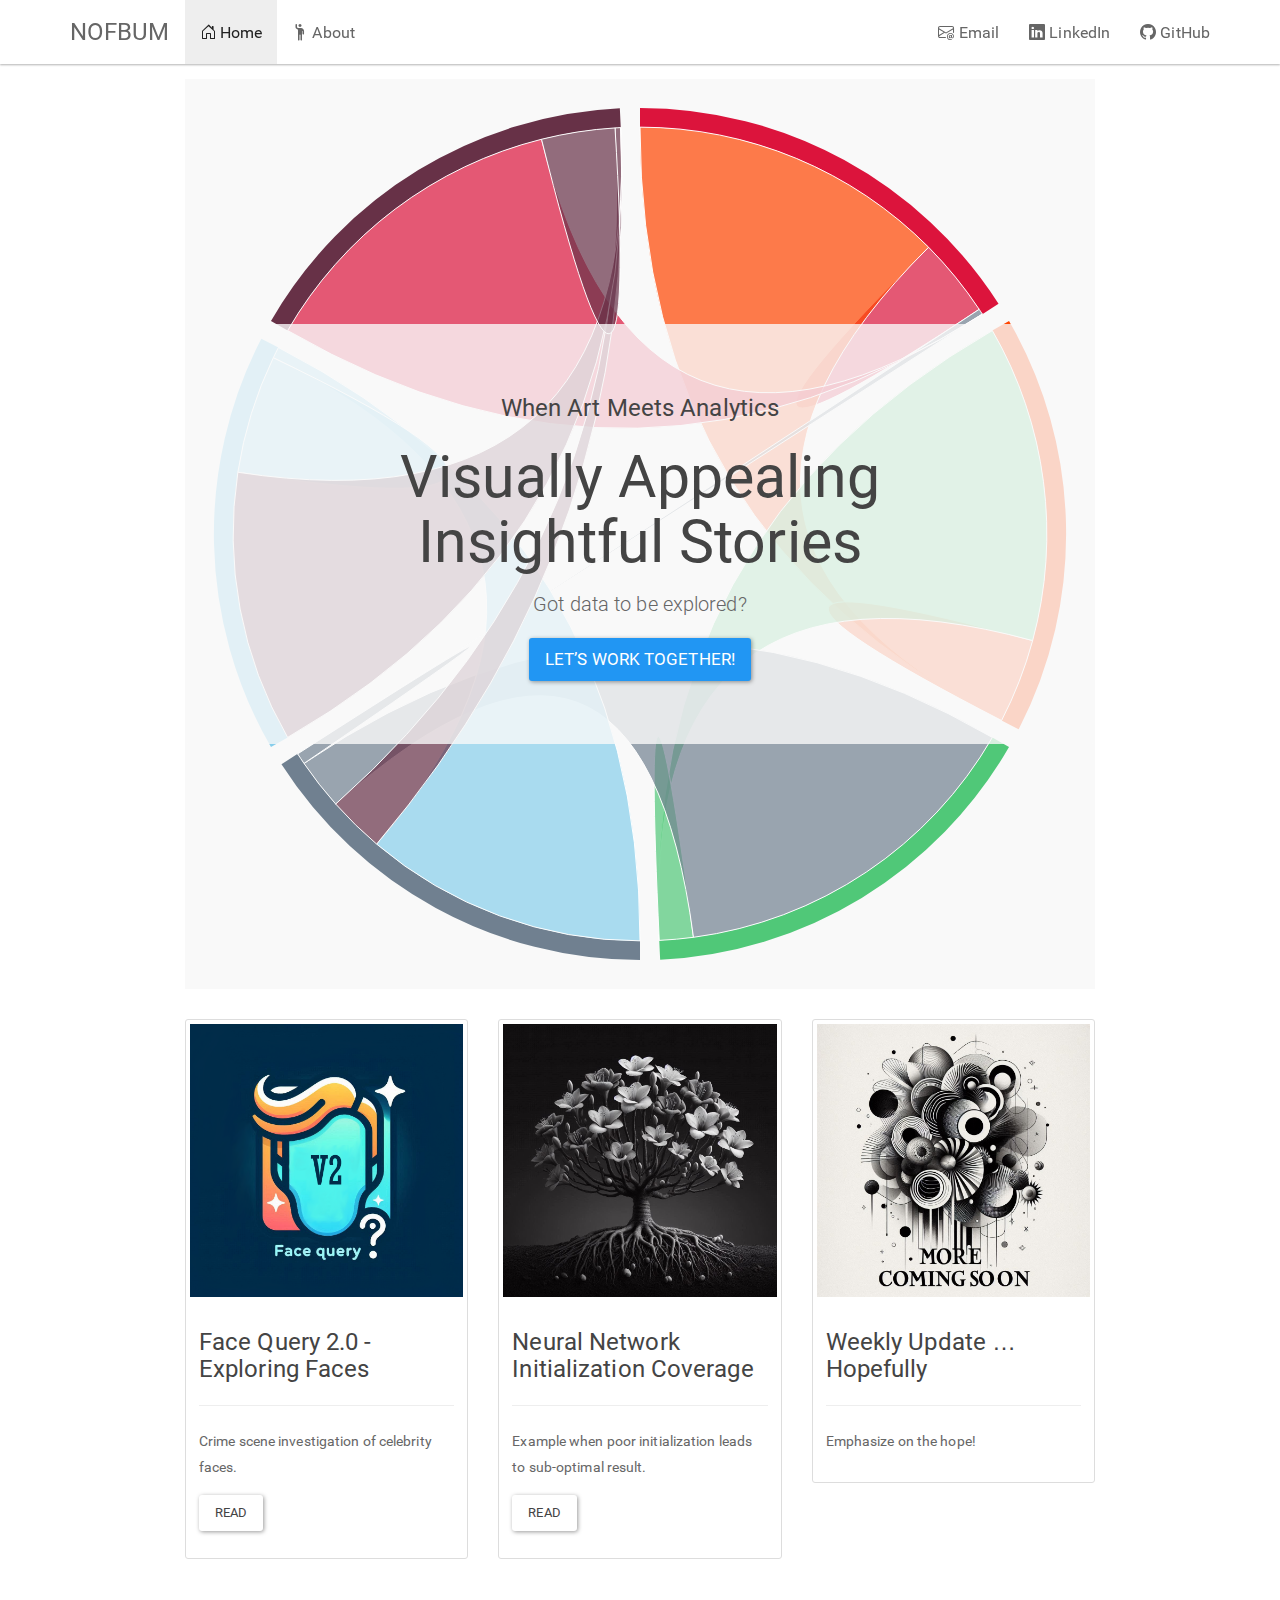
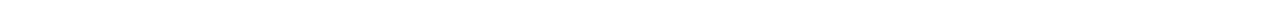
<file: index.html>
<!DOCTYPE html>

<html>

<head>

<meta charset="utf-8" />
<meta name="generator" content="pandoc" />
<meta http-equiv="X-UA-Compatible" content="IE=EDGE" />




<title>NOFBUM’s Home</title>

<script src="site_libs/header-attrs-2.13/header-attrs.js"></script>
<script src="site_libs/jquery-3.6.0/jquery-3.6.0.min.js"></script>
<meta name="viewport" content="width=device-width, initial-scale=1" />
<link href="site_libs/bootstrap-3.3.5/css/paper.min.css" rel="stylesheet" />
<script src="site_libs/bootstrap-3.3.5/js/bootstrap.min.js"></script>
<script src="site_libs/bootstrap-3.3.5/shim/html5shiv.min.js"></script>
<script src="site_libs/bootstrap-3.3.5/shim/respond.min.js"></script>
<style>h1 {font-size: 34px;}
       h1.title {font-size: 38px;}
       h2 {font-size: 30px;}
       h3 {font-size: 24px;}
       h4 {font-size: 18px;}
       h5 {font-size: 16px;}
       h6 {font-size: 12px;}
       code {color: inherit; background-color: rgba(0, 0, 0, 0.04);}
       pre:not([class]) { background-color: white }</style>
<script src="site_libs/navigation-1.1/tabsets.js"></script>

<style type="text/css">
  code{white-space: pre-wrap;}
  span.smallcaps{font-variant: small-caps;}
  span.underline{text-decoration: underline;}
  div.column{display: inline-block; vertical-align: top; width: 50%;}
  div.hanging-indent{margin-left: 1.5em; text-indent: -1.5em;}
  ul.task-list{list-style: none;}
    </style>







<link rel="stylesheet" href="style.css" type="text/css" />



<style type = "text/css">
.main-container {
  max-width: 940px;
  margin-left: auto;
  margin-right: auto;
}
img {
  max-width:100%;
}
.tabbed-pane {
  padding-top: 12px;
}
.html-widget {
  margin-bottom: 20px;
}
button.code-folding-btn:focus {
  outline: none;
}
summary {
  display: list-item;
}
details > summary > p:only-child {
  display: inline;
}
pre code {
  padding: 0;
}
</style>


<style type="text/css">
.dropdown-submenu {
  position: relative;
}
.dropdown-submenu>.dropdown-menu {
  top: 0;
  left: 100%;
  margin-top: -6px;
  margin-left: -1px;
  border-radius: 0 6px 6px 6px;
}
.dropdown-submenu:hover>.dropdown-menu {
  display: block;
}
.dropdown-submenu>a:after {
  display: block;
  content: " ";
  float: right;
  width: 0;
  height: 0;
  border-color: transparent;
  border-style: solid;
  border-width: 5px 0 5px 5px;
  border-left-color: #cccccc;
  margin-top: 5px;
  margin-right: -10px;
}
.dropdown-submenu:hover>a:after {
  border-left-color: #adb5bd;
}
.dropdown-submenu.pull-left {
  float: none;
}
.dropdown-submenu.pull-left>.dropdown-menu {
  left: -100%;
  margin-left: 10px;
  border-radius: 6px 0 6px 6px;
}
</style>

<script type="text/javascript">
// manage active state of menu based on current page
$(document).ready(function () {
  // active menu anchor
  href = window.location.pathname
  href = href.substr(href.lastIndexOf('/') + 1)
  if (href === "")
    href = "index.html";
  var menuAnchor = $('a[href="' + href + '"]');

  // mark it active
  menuAnchor.tab('show');

  // if it's got a parent navbar menu mark it active as well
  menuAnchor.closest('li.dropdown').addClass('active');

  // Navbar adjustments
  var navHeight = $(".navbar").first().height() + 15;
  var style = document.createElement('style');
  var pt = "padding-top: " + navHeight + "px; ";
  var mt = "margin-top: -" + navHeight + "px; ";
  var css = "";
  // offset scroll position for anchor links (for fixed navbar)
  for (var i = 1; i <= 6; i++) {
    css += ".section h" + i + "{ " + pt + mt + "}\n";
  }
  style.innerHTML = "body {" + pt + "padding-bottom: 40px; }\n" + css;
  document.head.appendChild(style);
});
</script>

<!-- tabsets -->

<style type="text/css">
.tabset-dropdown > .nav-tabs {
  display: inline-table;
  max-height: 500px;
  min-height: 44px;
  overflow-y: auto;
  border: 1px solid #ddd;
  border-radius: 4px;
}

.tabset-dropdown > .nav-tabs > li.active:before {
  content: "";
  font-family: 'Glyphicons Halflings';
  display: inline-block;
  padding: 10px;
  border-right: 1px solid #ddd;
}

.tabset-dropdown > .nav-tabs.nav-tabs-open > li.active:before {
  content: "&#xe258;";
  border: none;
}

.tabset-dropdown > .nav-tabs.nav-tabs-open:before {
  content: "";
  font-family: 'Glyphicons Halflings';
  display: inline-block;
  padding: 10px;
  border-right: 1px solid #ddd;
}

.tabset-dropdown > .nav-tabs > li.active {
  display: block;
}

.tabset-dropdown > .nav-tabs > li > a,
.tabset-dropdown > .nav-tabs > li > a:focus,
.tabset-dropdown > .nav-tabs > li > a:hover {
  border: none;
  display: inline-block;
  border-radius: 4px;
  background-color: transparent;
}

.tabset-dropdown > .nav-tabs.nav-tabs-open > li {
  display: block;
  float: none;
}

.tabset-dropdown > .nav-tabs > li {
  display: none;
}
</style>

<!-- code folding -->




</head>

<body>


<div class="container-fluid main-container">



<link rel="stylesheet" href="https://cdn.jsdelivr.net/npm/bootstrap-icons@1.11.3/font/bootstrap-icons.min.css">
<div class="navbar navbar-default  navbar-fixed-top" role="navigation">
  <div class="container">
    <div class="navbar-header">
      <!-- NOTE: add "navbar-inverse" class for an alternate navbar background -->
      <button type="button" class="navbar-toggle collapsed" data-toggle="collapse" data-target="#navbar">
        <span class="icon-bar"></span>
        <span class="icon-bar"></span>
        <span class="icon-bar"></span>
      </button>
      <a class="navbar-brand" href="index.html">NOFBUM</a>
    </div>
    <div id="navbar" class="navbar-collapse collapse">
      <ul class="nav navbar-nav">
        <li><a href="index.html"><i class="bi bi-house-door"></i>&nbsp;Home</a></li>
        <li><a href="about.html"><i class="bi bi-person-raised-hand"></i>&nbsp;About</a></li>
      </ul>
      <ul class="nav navbar-nav navbar-right">
        <li><a href="email.html"><i class="bi bi-envelope-at"></i>&nbsp;Email</a></li>
        <li><a href="https://www.linkedin.com/in/adhitya-arif-wibowo-78b023131/" target="_blank"><i class="bi bi-linkedin"></i>&nbsp;LinkedIn</a></li>
        <li><a href="https://github.com/nofbum" target="_blank"><i class="bi bi-github"></i>&nbsp;GitHub</a></li>
      </ul>
    </div><!--/.nav-collapse -->
  </div><!--/.container -->
</div><!--/.navbar -->

<div id="header">




</div>


<style>
  .thumbnail p,
  .thumbnail h3 {
    text-align: left;
  }
  .thumbnail p {
    font-size: 14px;
  }
  .thumbnail h3 {
    font-size: 24px;
  }
  .jumbotron {
    background-color: rgba( 249, 249, 249, 0.8 ) !important;
  }
  .jumbotron,
  .jumbotron p {
    text-align: center;
  }
  .jumbotron-background {
    background-image: url( logo.svg );
    background-size: contain;
    background-repeat: no-repeat;
    background-position: center;
    background-color: #f9f9f9;
  }
}
</style>
<div class="jumbotron-background">
<p> </p>
</div>
<div class="jumbotron">
<h3>
When Art Meets Analytics
</h3>
<h1>
Visually Appealing <br> Insightful Stories
</h1>
<p>
Got data to be explored?
</p>
<p>
<a class="btn btn-primary btn-lg" href="email.html" role="button">Let’s
Work Together!</a>
</p>
</div>
<div class="row">

<div class="col-sm-6 col-md-4">
<div class="thumbnail">
<img src="000-002-logo-v2.png" alt="Face Query 2.0">
<div class="caption">
<h3>
Face Query 2.0 - Exploring Faces
</h3>
<hr>
<p>
Crime scene investigation of celebrity faces.
</p>
<p>
<a href="https://github.com/nofbum/blog/blob/main/000-002%20Face%20Query%202.0.pdf" target="_blank" class="btn btn-default" role="button">Read</a>
</p>
</div>
</div>
</div>
<div class="col-sm-6 col-md-4">
<div class="thumbnail">
<img src="000-001-card-link.png" alt="Bad seed">
<div class="caption">
<h3>
Neural Network Initialization Coverage
</h3>
<hr>
<p>
Example when poor initialization leads to sub-optimal result.
</p>
<p>
<a href="000-001-neural-network-initialization.html" class="btn btn-default" role="button">Read</a>
</p>
</div>
</div>
</div>
<div class="col-sm-6 col-md-4">
<div class="thumbnail">
<img src="more-coming-soon.png" alt="More coming soon">
<div class="caption">
<h3>
Weekly Update … Hopefully
</h3>
<hr>
<p>
Emphasize on the hope!
</p>
</div>
</div>
</div>
</div>
<script>
  const originalContentMargin = +$(".jumbotron").css("margin-bottom").replace("px","");
  function setBackground() {
    const jumbotronWidth = $(".jumbotron").outerWidth();
    const jumbotronHeight = $(".jumbotron").outerHeight();
    const sideLength = (jumbotronWidth > jumbotronHeight ? Math.max : Math.min)( jumbotronWidth , jumbotronHeight  );
    const contentMargin = sideLength - jumbotronHeight;
    $(".jumbotron-background").width( sideLength );
    $(".jumbotron-background").height( sideLength );
    if ( contentMargin > 0 ) {
      $(".jumbotron").css( "margin-top", `-${ jumbotronHeight + contentMargin/2 }px` );
      $(".jumbotron").css( "margin-bottom", `${ contentMargin/2 + originalContentMargin }px` );
    } else {
      $(".jumbotron").css( "margin-top", `-${ sideLength }px` );
      $(".jumbotron").css( "margin-bottom", `${ originalContentMargin }px` );
    }
  }
  setBackground();
  window.onresize = function () { setBackground(); };
</script>




</div>

<script>

// add bootstrap table styles to pandoc tables
function bootstrapStylePandocTables() {
  $('tr.odd').parent('tbody').parent('table').addClass('table table-condensed');
}
$(document).ready(function () {
  bootstrapStylePandocTables();
});


</script>

<!-- tabsets -->

<script>
$(document).ready(function () {
  window.buildTabsets("TOC");
});

$(document).ready(function () {
  $('.tabset-dropdown > .nav-tabs > li').click(function () {
    $(this).parent().toggleClass('nav-tabs-open');
  });
});
</script>

<!-- code folding -->


<!-- dynamically load mathjax for compatibility with self-contained -->
<script>
  (function () {
    var script = document.createElement("script");
    script.type = "text/javascript";
    script.src  = "https://mathjax.rstudio.com/latest/MathJax.js?config=TeX-AMS-MML_HTMLorMML";
    document.getElementsByTagName("head")[0].appendChild(script);
  })();
</script>

</body>
</html>
</file>
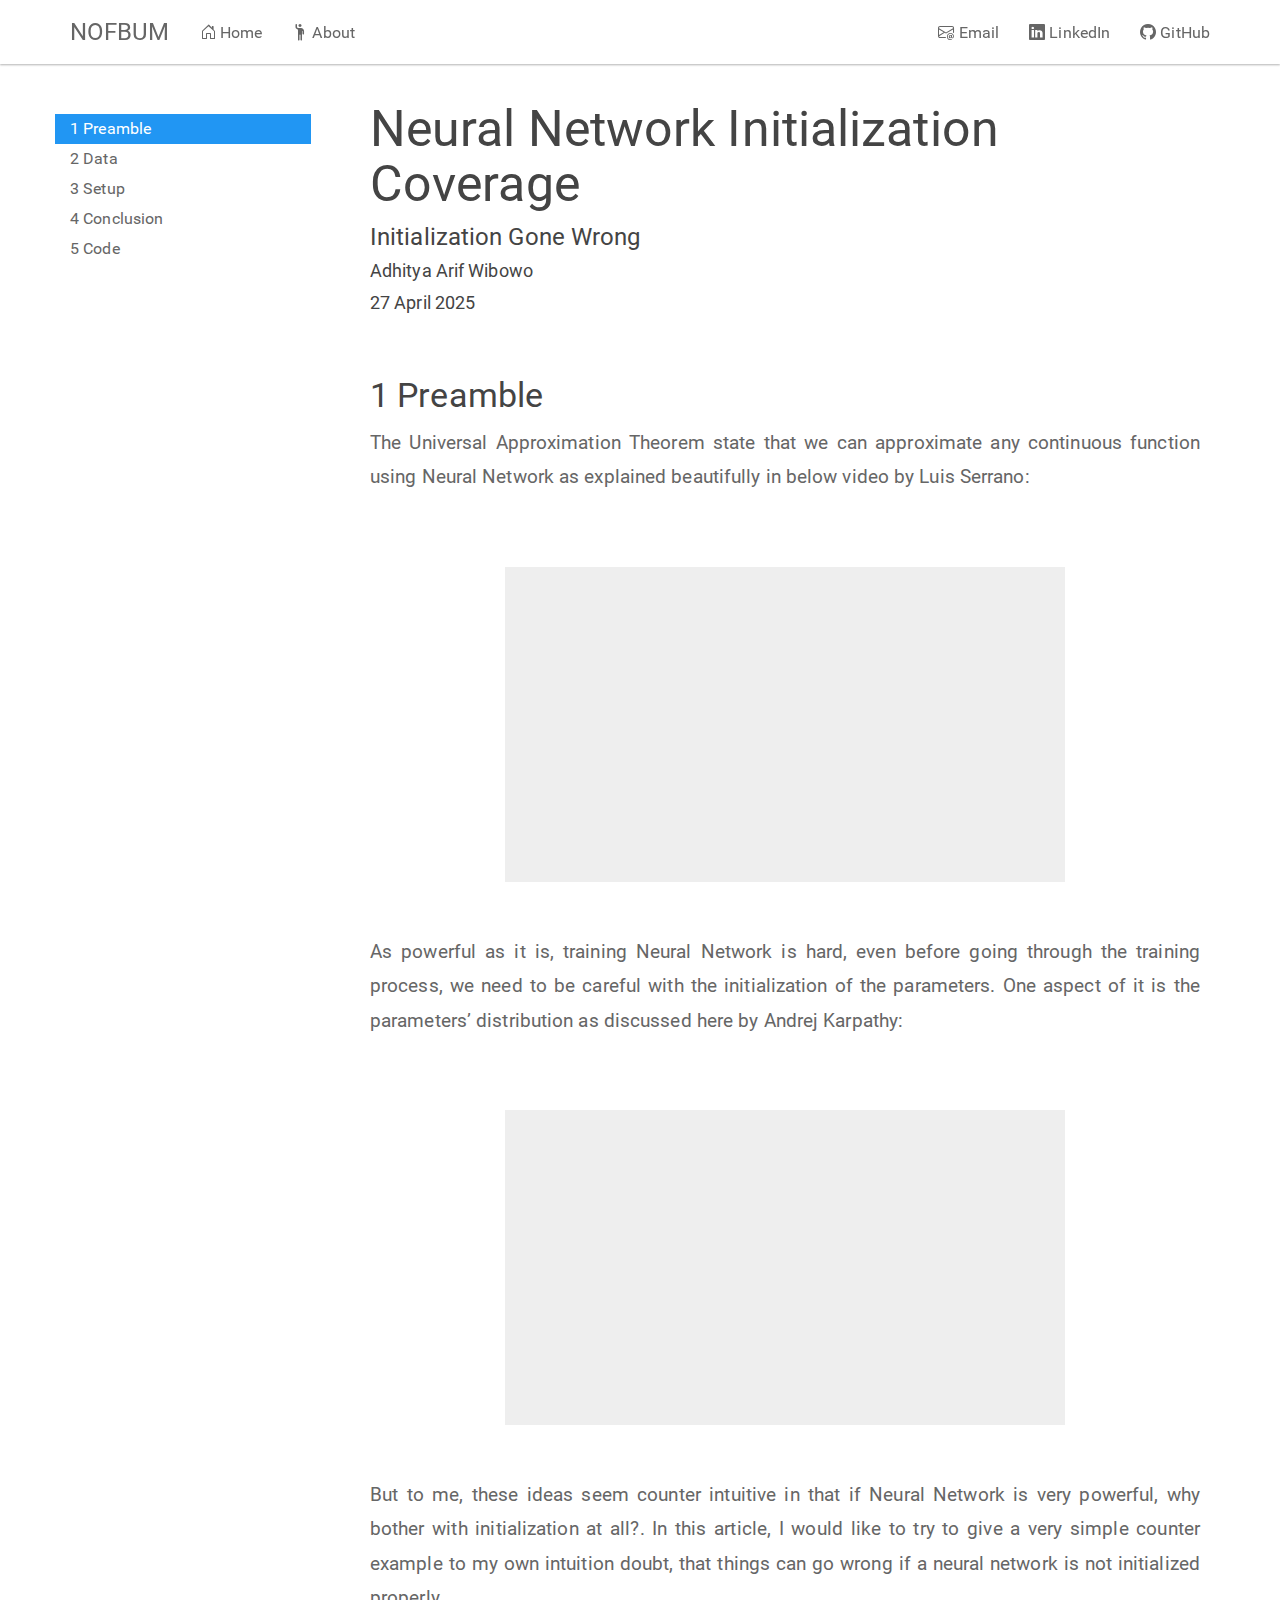
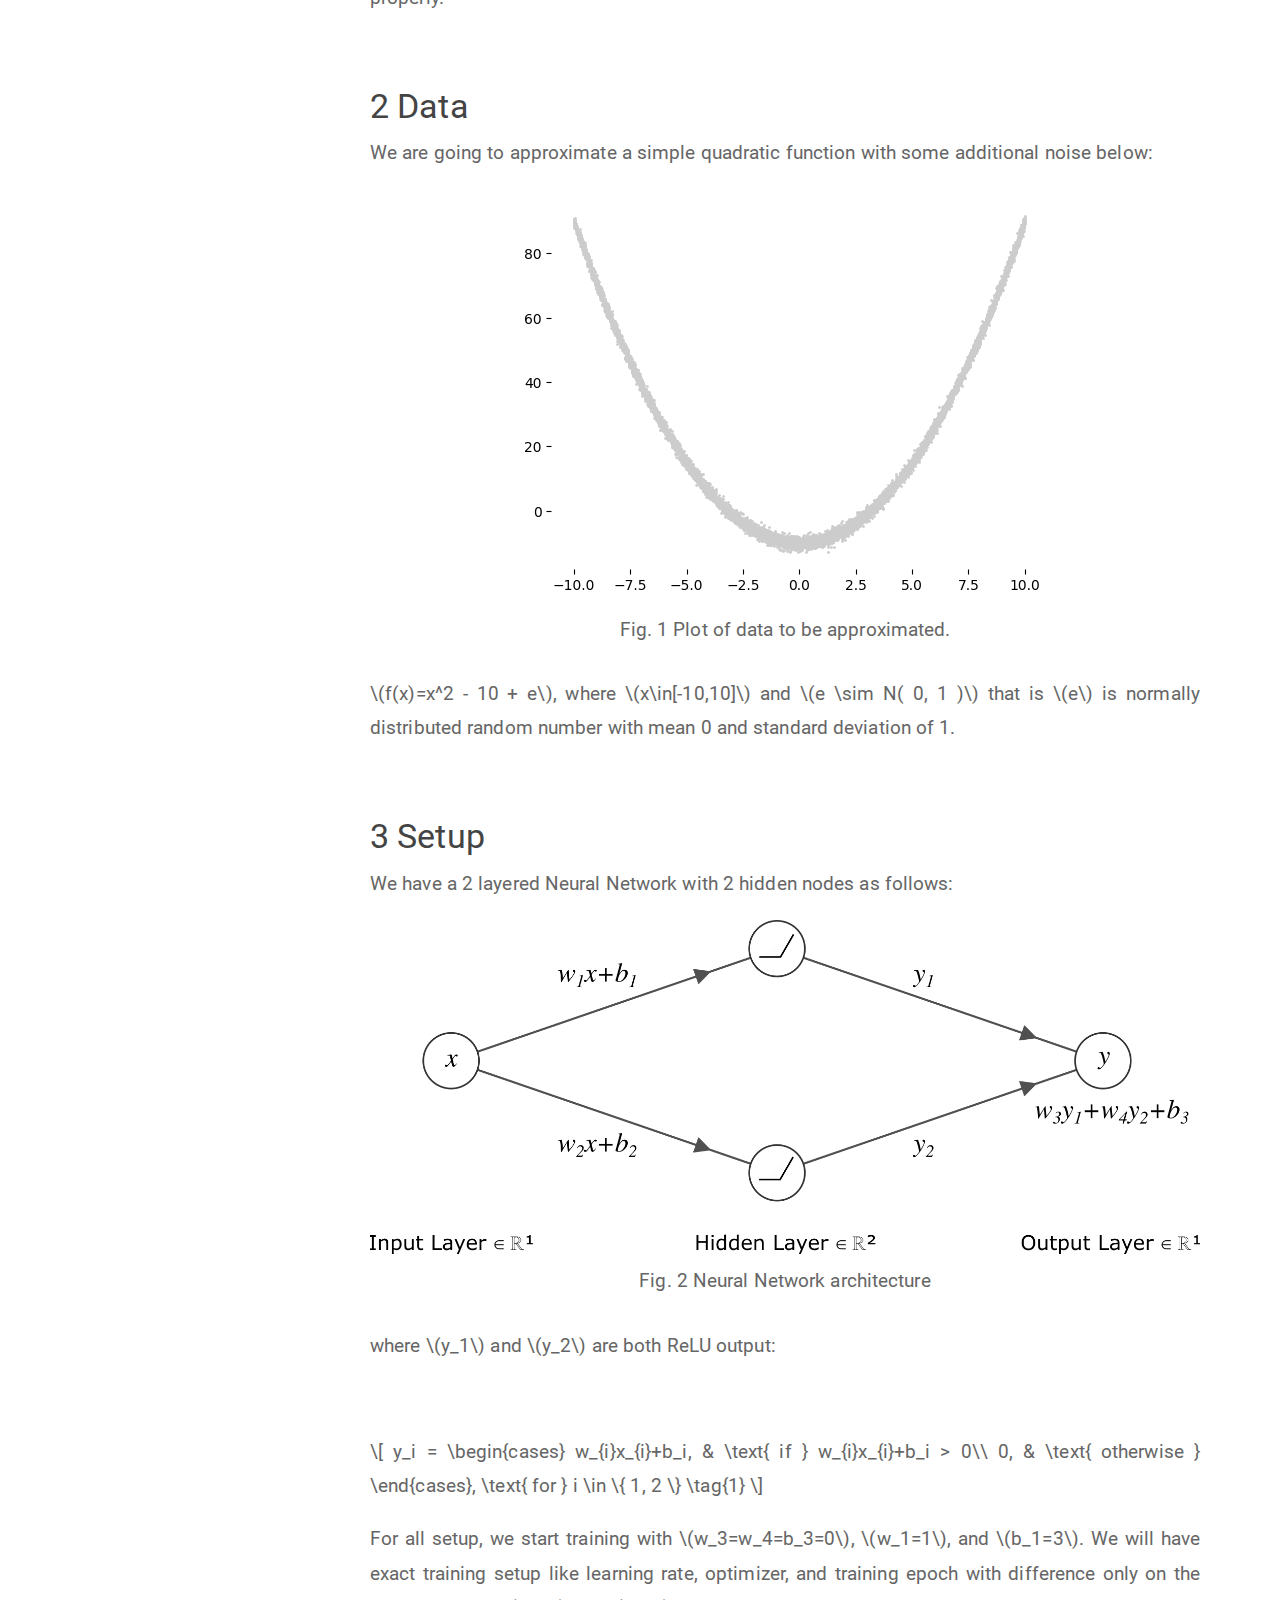
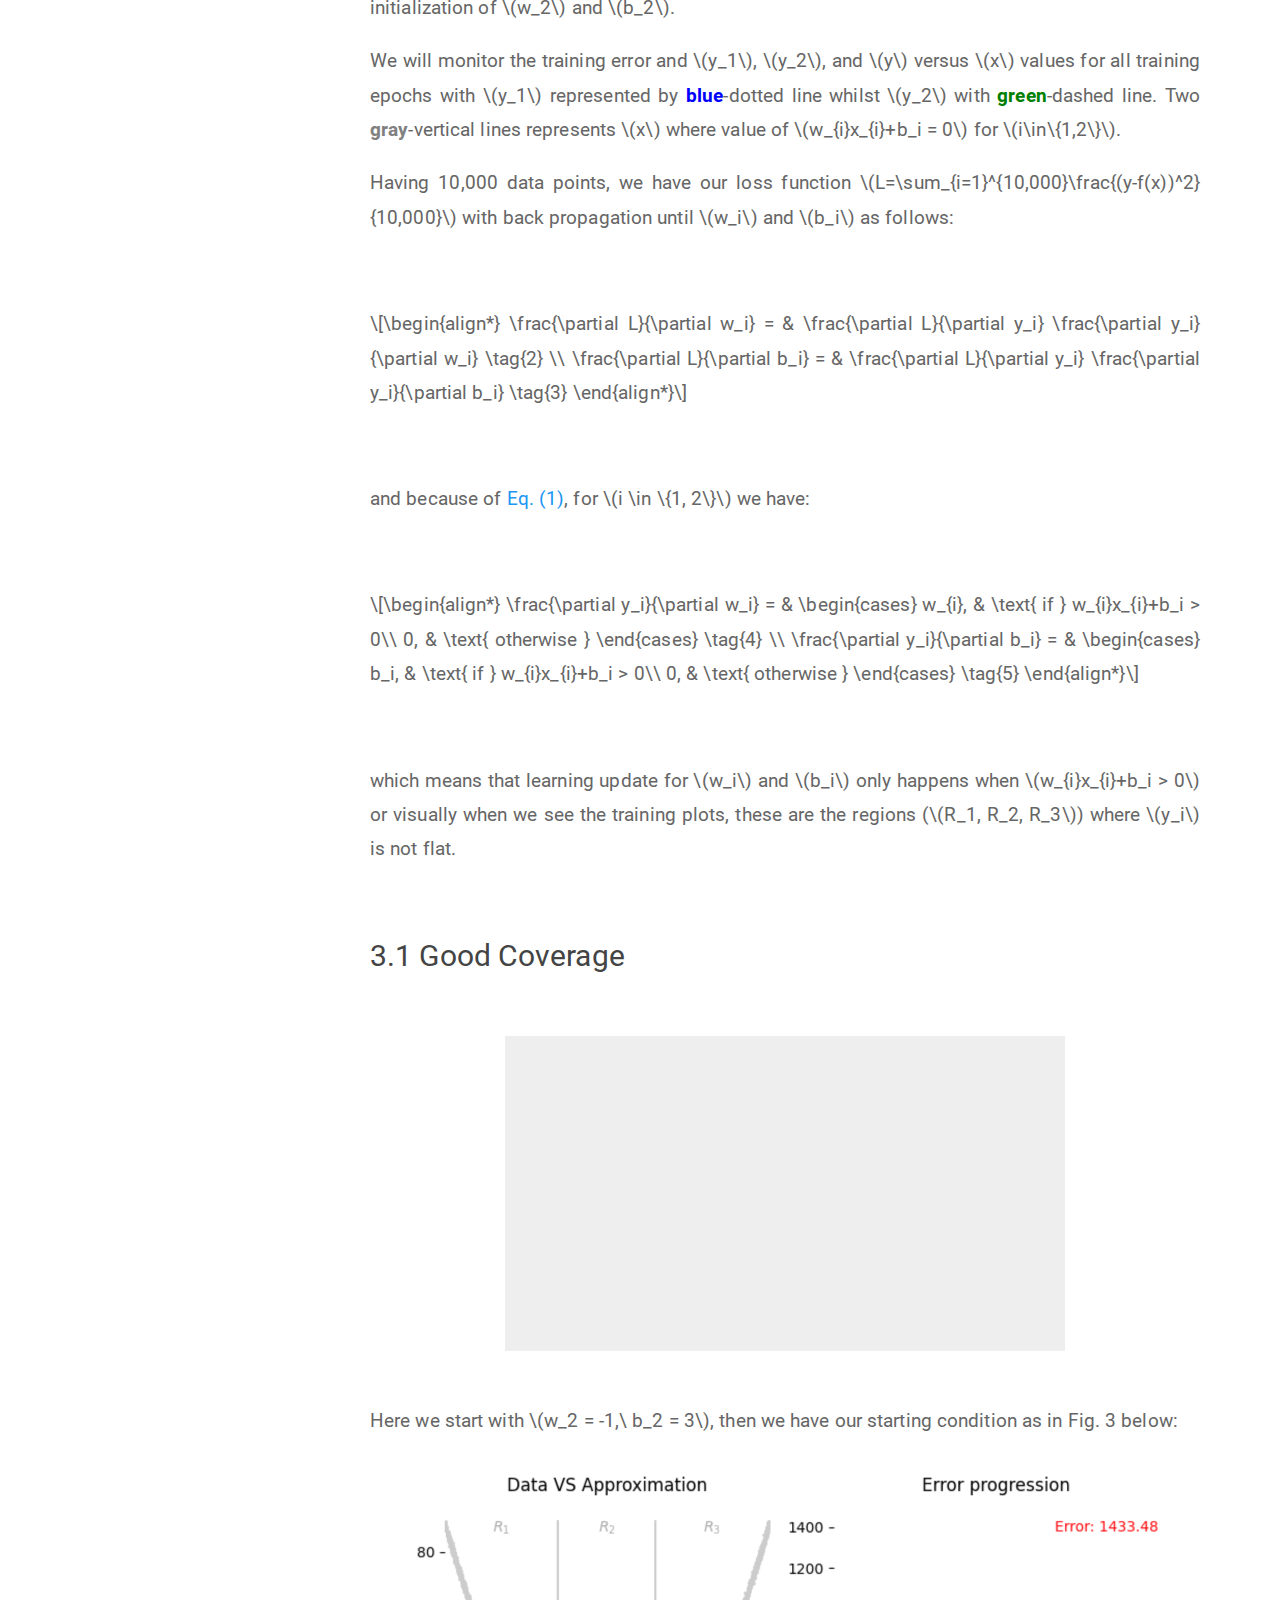
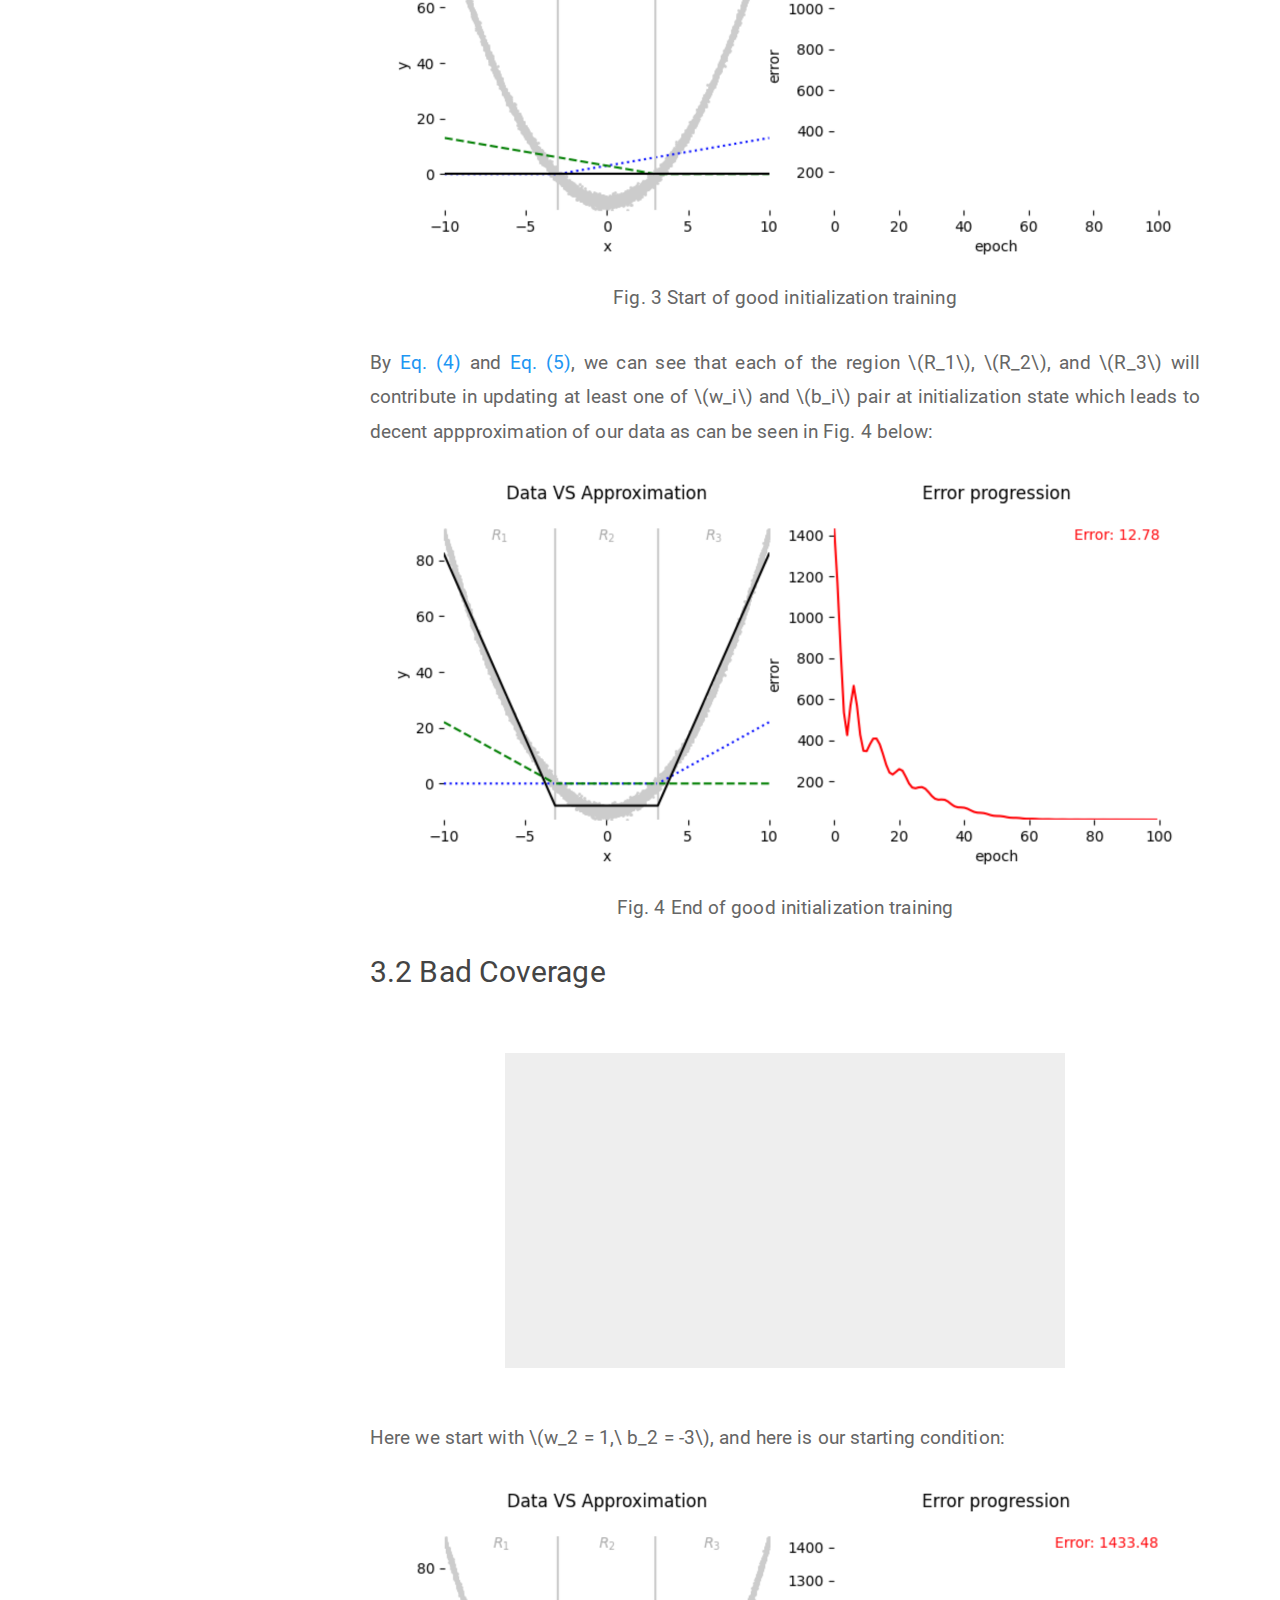
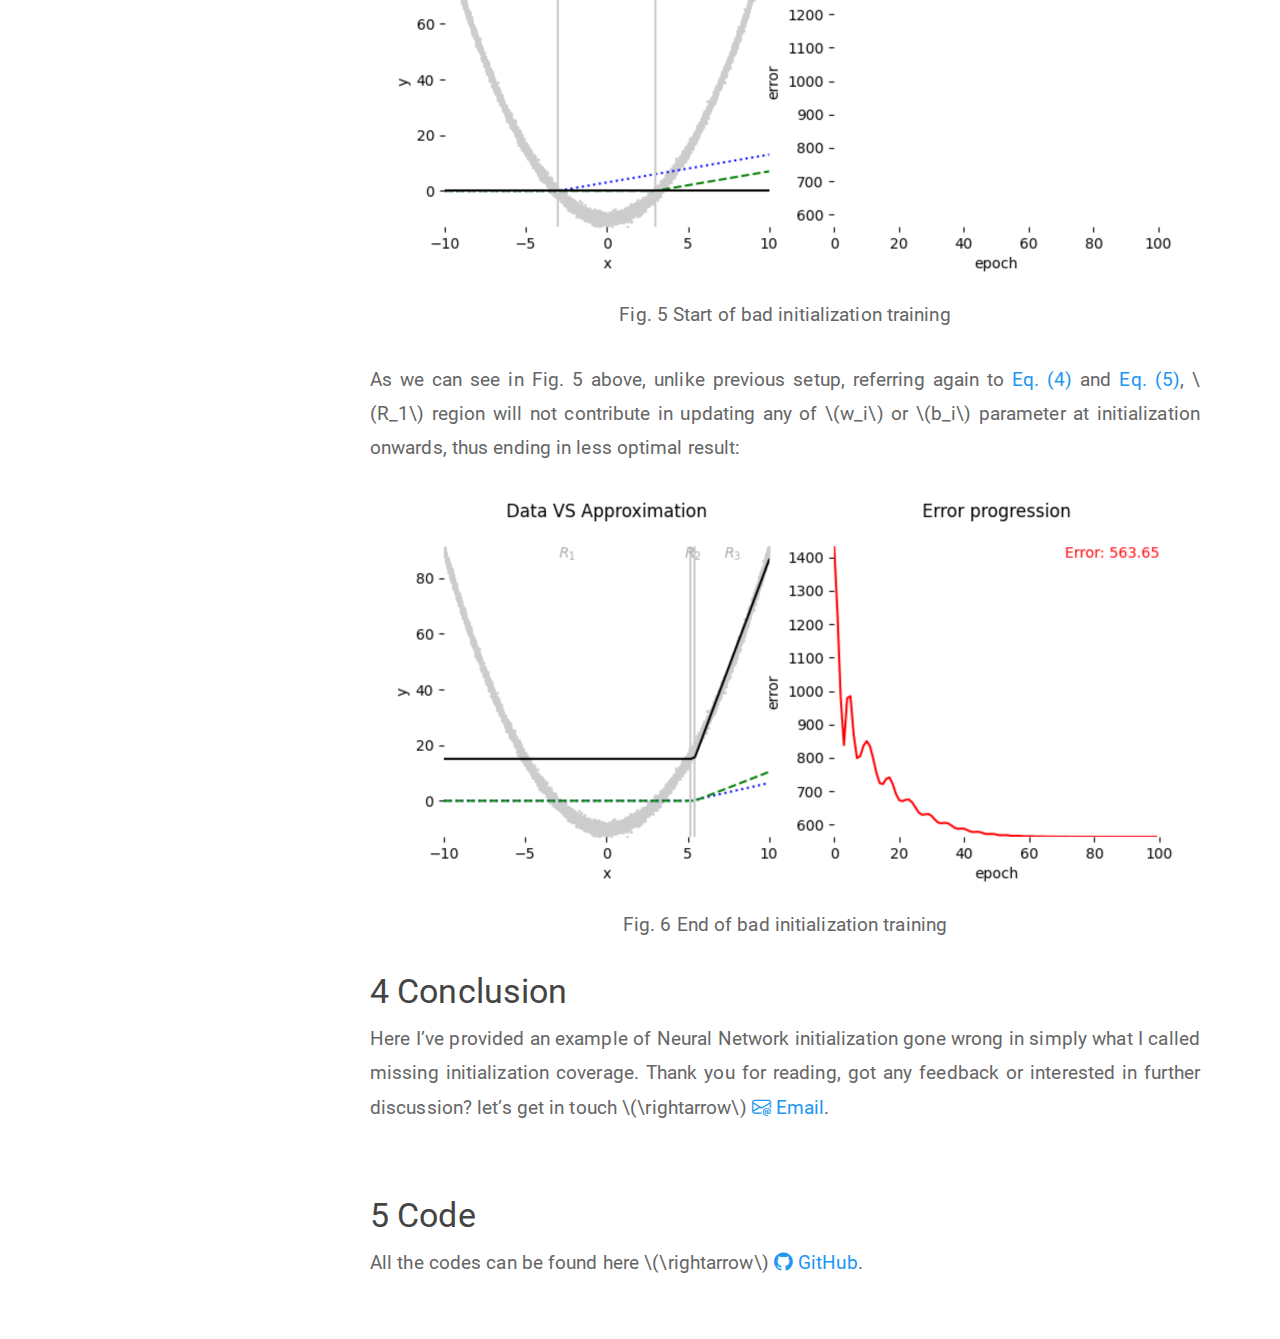
<file: 000-001-neural-network-initialization.html>
<!DOCTYPE html>

<html>

<head>

<meta charset="utf-8" />
<meta name="generator" content="pandoc" />
<meta http-equiv="X-UA-Compatible" content="IE=EDGE" />



<meta name="date" content="2025-04-27" />

<title>Neural Network Initialization Coverage</title>

<script src="site_libs/header-attrs-2.13/header-attrs.js"></script>
<script src="site_libs/jquery-3.6.0/jquery-3.6.0.min.js"></script>
<meta name="viewport" content="width=device-width, initial-scale=1" />
<link href="site_libs/bootstrap-3.3.5/css/paper.min.css" rel="stylesheet" />
<script src="site_libs/bootstrap-3.3.5/js/bootstrap.min.js"></script>
<script src="site_libs/bootstrap-3.3.5/shim/html5shiv.min.js"></script>
<script src="site_libs/bootstrap-3.3.5/shim/respond.min.js"></script>
<style>h1 {font-size: 34px;}
       h1.title {font-size: 38px;}
       h2 {font-size: 30px;}
       h3 {font-size: 24px;}
       h4 {font-size: 18px;}
       h5 {font-size: 16px;}
       h6 {font-size: 12px;}
       code {color: inherit; background-color: rgba(0, 0, 0, 0.04);}
       pre:not([class]) { background-color: white }</style>
<script src="site_libs/jqueryui-1.11.4/jquery-ui.min.js"></script>
<link href="site_libs/tocify-1.9.1/jquery.tocify.css" rel="stylesheet" />
<script src="site_libs/tocify-1.9.1/jquery.tocify.js"></script>
<script src="site_libs/navigation-1.1/tabsets.js"></script>

<style type="text/css">
  code{white-space: pre-wrap;}
  span.smallcaps{font-variant: small-caps;}
  span.underline{text-decoration: underline;}
  div.column{display: inline-block; vertical-align: top; width: 50%;}
  div.hanging-indent{margin-left: 1.5em; text-indent: -1.5em;}
  ul.task-list{list-style: none;}
    </style>







<link rel="stylesheet" href="style.css" type="text/css" />



<style type = "text/css">
.main-container {
  max-width: 940px;
  margin-left: auto;
  margin-right: auto;
}
img {
  max-width:100%;
}
.tabbed-pane {
  padding-top: 12px;
}
.html-widget {
  margin-bottom: 20px;
}
button.code-folding-btn:focus {
  outline: none;
}
summary {
  display: list-item;
}
details > summary > p:only-child {
  display: inline;
}
pre code {
  padding: 0;
}
</style>


<style type="text/css">
.dropdown-submenu {
  position: relative;
}
.dropdown-submenu>.dropdown-menu {
  top: 0;
  left: 100%;
  margin-top: -6px;
  margin-left: -1px;
  border-radius: 0 6px 6px 6px;
}
.dropdown-submenu:hover>.dropdown-menu {
  display: block;
}
.dropdown-submenu>a:after {
  display: block;
  content: " ";
  float: right;
  width: 0;
  height: 0;
  border-color: transparent;
  border-style: solid;
  border-width: 5px 0 5px 5px;
  border-left-color: #cccccc;
  margin-top: 5px;
  margin-right: -10px;
}
.dropdown-submenu:hover>a:after {
  border-left-color: #adb5bd;
}
.dropdown-submenu.pull-left {
  float: none;
}
.dropdown-submenu.pull-left>.dropdown-menu {
  left: -100%;
  margin-left: 10px;
  border-radius: 6px 0 6px 6px;
}
</style>

<script type="text/javascript">
// manage active state of menu based on current page
$(document).ready(function () {
  // active menu anchor
  href = window.location.pathname
  href = href.substr(href.lastIndexOf('/') + 1)
  if (href === "")
    href = "index.html";
  var menuAnchor = $('a[href="' + href + '"]');

  // mark it active
  menuAnchor.tab('show');

  // if it's got a parent navbar menu mark it active as well
  menuAnchor.closest('li.dropdown').addClass('active');

  // Navbar adjustments
  var navHeight = $(".navbar").first().height() + 15;
  var style = document.createElement('style');
  var pt = "padding-top: " + navHeight + "px; ";
  var mt = "margin-top: -" + navHeight + "px; ";
  var css = "";
  // offset scroll position for anchor links (for fixed navbar)
  for (var i = 1; i <= 6; i++) {
    css += ".section h" + i + "{ " + pt + mt + "}\n";
  }
  style.innerHTML = "body {" + pt + "padding-bottom: 40px; }\n" + css;
  document.head.appendChild(style);
});
</script>

<!-- tabsets -->

<style type="text/css">
.tabset-dropdown > .nav-tabs {
  display: inline-table;
  max-height: 500px;
  min-height: 44px;
  overflow-y: auto;
  border: 1px solid #ddd;
  border-radius: 4px;
}

.tabset-dropdown > .nav-tabs > li.active:before {
  content: "";
  font-family: 'Glyphicons Halflings';
  display: inline-block;
  padding: 10px;
  border-right: 1px solid #ddd;
}

.tabset-dropdown > .nav-tabs.nav-tabs-open > li.active:before {
  content: "&#xe258;";
  border: none;
}

.tabset-dropdown > .nav-tabs.nav-tabs-open:before {
  content: "";
  font-family: 'Glyphicons Halflings';
  display: inline-block;
  padding: 10px;
  border-right: 1px solid #ddd;
}

.tabset-dropdown > .nav-tabs > li.active {
  display: block;
}

.tabset-dropdown > .nav-tabs > li > a,
.tabset-dropdown > .nav-tabs > li > a:focus,
.tabset-dropdown > .nav-tabs > li > a:hover {
  border: none;
  display: inline-block;
  border-radius: 4px;
  background-color: transparent;
}

.tabset-dropdown > .nav-tabs.nav-tabs-open > li {
  display: block;
  float: none;
}

.tabset-dropdown > .nav-tabs > li {
  display: none;
}
</style>

<!-- code folding -->



<style type="text/css">

#TOC {
  margin: 25px 0px 20px 0px;
}
@media (max-width: 768px) {
#TOC {
  position: relative;
  width: 100%;
}
}

@media print {
.toc-content {
  /* see https://github.com/w3c/csswg-drafts/issues/4434 */
  float: right;
}
}

.toc-content {
  padding-left: 30px;
  padding-right: 40px;
}

div.main-container {
  max-width: 1200px;
}

div.tocify {
  width: 20%;
  max-width: 260px;
  max-height: 85%;
}

@media (min-width: 768px) and (max-width: 991px) {
  div.tocify {
    width: 25%;
  }
}

@media (max-width: 767px) {
  div.tocify {
    width: 100%;
    max-width: none;
  }
}

.tocify ul, .tocify li {
  line-height: 20px;
}

.tocify-subheader .tocify-item {
  font-size: 0.90em;
}

.tocify .list-group-item {
  border-radius: 0px;
}


</style>



</head>

<body>


<div class="container-fluid main-container">


<!-- setup 3col/9col grid for toc_float and main content  -->
<div class="row">
<div class="col-xs-12 col-sm-4 col-md-3">
<div id="TOC" class="tocify">
</div>
</div>

<div class="toc-content col-xs-12 col-sm-8 col-md-9">



<link rel="stylesheet" href="https://cdn.jsdelivr.net/npm/bootstrap-icons@1.11.3/font/bootstrap-icons.min.css">
<div class="navbar navbar-default  navbar-fixed-top" role="navigation">
  <div class="container">
    <div class="navbar-header">
      <!-- NOTE: add "navbar-inverse" class for an alternate navbar background -->
      <button type="button" class="navbar-toggle collapsed" data-toggle="collapse" data-target="#navbar">
        <span class="icon-bar"></span>
        <span class="icon-bar"></span>
        <span class="icon-bar"></span>
      </button>
      <a class="navbar-brand" href="index.html">NOFBUM</a>
    </div>
    <div id="navbar" class="navbar-collapse collapse">
      <ul class="nav navbar-nav">
        <li><a href="index.html"><i class="bi bi-house-door"></i>&nbsp;Home</a></li>
        <li><a href="about.html"><i class="bi bi-person-raised-hand"></i>&nbsp;About</a></li>
      </ul>
      <ul class="nav navbar-nav navbar-right">
        <li><a href="email.html"><i class="bi bi-envelope-at"></i>&nbsp;Email</a></li>
        <li><a href="https://www.linkedin.com/in/adhitya-arif-wibowo-78b023131/" target="_blank"><i class="bi bi-linkedin"></i>&nbsp;LinkedIn</a></li>
        <li><a href="https://github.com/nofbum" target="_blank"><i class="bi bi-github"></i>&nbsp;GitHub</a></li>
      </ul>
    </div><!--/.nav-collapse -->
  </div><!--/.container -->
</div><!--/.navbar -->

<div id="header">



<h1 class="title toc-ignore">Neural Network Initialization Coverage</h1>
<h3 class="subtitle">Initialization Gone Wrong</h3>
<h4 class="author">Adhitya Arif Wibowo</h4>
<h4 class="date">27 April 2025</h4>

</div>


<p><br></p>
<div id="preamble" class="section level1" number="1">
<h1><span class="header-section-number">1</span> Preamble</h1>
<p>The Universal Approximation Theorem state that we can approximate any
continuous function using Neural Network as explained beautifully in
below video by Luis Serrano:</p>
<p><br></p>
<iframe width="560" height="315" src="https://www.youtube.com/embed/wen3221_3gU" title="Universal Approximation Theorem - The Fundamental Building Block of Deep Learning" frameborder="0" allow="accelerometer; autoplay; clipboard-write; encrypted-media; gyroscope; picture-in-picture; web-share" referrerpolicy="strict-origin-when-cross-origin" allowfullscreen>
</iframe>
<p><br></p>
<p>As powerful as it is, training Neural Network is hard, even before
going through the training process, we need to be careful with the
initialization of the parameters. One aspect of it is the parameters’
distribution as discussed here by Andrej Karpathy:</p>
<p><br></p>
<iframe width="560" height="315" src="https://www.youtube.com/embed/P6sfmUTpUmc?si=SMjCOwpfPkJHVtil&amp;start=1674" title="YouTube video player" frameborder="0" allow="accelerometer; autoplay; clipboard-write; encrypted-media; gyroscope; picture-in-picture; web-share" referrerpolicy="strict-origin-when-cross-origin" allowfullscreen>
</iframe>
<p><br></p>
<p>But to me, these ideas seem counter intuitive in that if Neural
Network is very powerful, why bother with initialization at all?. In
this article, I would like to try to give a very simple counter example
to my own intuition doubt, that things can go wrong if a neural network
is not initialized properly.</p>
<p><br></p>
</div>
<div id="data" class="section level1" number="2">
<h1><span class="header-section-number">2</span> Data</h1>
<p>We are going to approximate a simple quadratic function with some
additional noise below:</p>
<figure style="margin-bottom: 30px">
<img src="000-001-data.png" alt="Noisy quadratic data">
<figcaption>
Fig. 1 Plot of data to be approximated.
</figcaption>
</figure>
<p><span class="math inline">\(f(x)=x^2 - 10 + e\)</span>, where <span
class="math inline">\(x\in[-10,10]\)</span> and <span
class="math inline">\(e \sim N( 0, 1 )\)</span> that is <span
class="math inline">\(e\)</span> is normally distributed random number
with mean 0 and standard deviation of 1.</p>
<p><br></p>
</div>
<div id="setup" class="section level1" number="3">
<h1><span class="header-section-number">3</span> Setup</h1>
<p>We have a 2 layered Neural Network with 2 hidden nodes as
follows:</p>
<figure style="margin-bottom: 30px">
<img src="000-001-nn.png" alt="Neural Network architecture">
<figcaption id="eq1">
Fig. 2 Neural Network architecture
</figcaption>
</figure>
<p>where <span class="math inline">\(y_1\)</span> and <span
class="math inline">\(y_2\)</span> are both ReLU output:</p>
<p><br></p>
<p><span class="math display">\[
y_i = \begin{cases}
        w_{i}x_{i}+b_i, &amp; \text{ if } w_{i}x_{i}+b_i &gt; 0\\
        0, &amp; \text{ otherwise }
      \end{cases}, \text{ for } i \in \{ 1, 2 \} \tag{1}
\]</span> <br></p>
<p>For all setup, we start training with <span
class="math inline">\(w_3=w_4=b_3=0\)</span>, <span
class="math inline">\(w_1=1\)</span>, and <span
class="math inline">\(b_1=3\)</span>. We will have exact training setup
like learning rate, optimizer, and training epoch with difference only
on the initialization of <span class="math inline">\(w_2\)</span> and
<span class="math inline">\(b_2\)</span>.</p>
<p>We will monitor the training error and <span
class="math inline">\(y_1\)</span>, <span
class="math inline">\(y_2\)</span>, and <span
class="math inline">\(y\)</span> versus <span
class="math inline">\(x\)</span> values for all training epochs with
<span class="math inline">\(y_1\)</span> represented by
<b style="color:blue">blue</b>-dotted line whilst <span
class="math inline">\(y_2\)</span> with
<b style="color:green">green</b>-dashed line. Two
<b style="color:gray">gray</b>-vertical lines represents <span
class="math inline">\(x\)</span> where value of <span
class="math inline">\(w_{i}x_{i}+b_i = 0\)</span> for <span
class="math inline">\(i\in\{1,2\}\)</span>.<span id="eq2"> </span></p>
<p>Having 10,000 data points, we have our loss function <span
class="math inline">\(L=\sum_{i=1}^{10,000}\frac{(y-f(x))^2}{10,000}\)</span>
with back propagation until <span class="math inline">\(w_i\)</span> and
<span class="math inline">\(b_i\)</span> as follows:</p>
<p><span id="eq3"> </span></p>
<p><span class="math display">\[\begin{align*}
  \frac{\partial L}{\partial w_i} = &amp; \frac{\partial L}{\partial
y_i} \frac{\partial y_i}{\partial w_i} \tag{2} \\
  \frac{\partial L}{\partial b_i} = &amp; \frac{\partial L}{\partial
y_i} \frac{\partial y_i}{\partial b_i} \tag{3}
\end{align*}\]</span></p>
<p><span id="eq4"> </span><span id="eq5"> </span></p>
<p>and because of <a href="#eq1">Eq. (1)</a>, for <span
class="math inline">\(i \in \{1, 2\}\)</span> we have:</p>
<p><br></p>
<p><span class="math display">\[\begin{align*}
  \frac{\partial y_i}{\partial w_i} = &amp;
    \begin{cases}
        w_{i}, &amp; \text{ if } w_{i}x_{i}+b_i &gt; 0\\
        0, &amp; \text{ otherwise }
      \end{cases} \tag{4} \\
  \frac{\partial y_i}{\partial b_i} = &amp;
    \begin{cases}
        b_i, &amp; \text{ if } w_{i}x_{i}+b_i &gt; 0\\
        0, &amp; \text{ otherwise }
      \end{cases} \tag{5}
\end{align*}\]</span></p>
<p><br></p>
<p>which means that learning update for <span
class="math inline">\(w_i\)</span> and <span
class="math inline">\(b_i\)</span> only happens when <span
class="math inline">\(w_{i}x_{i}+b_i &gt; 0\)</span> or visually when we
see the training plots, these are the regions (<span
class="math inline">\(R_1, R_2, R_3\)</span>) where <span
class="math inline">\(y_i\)</span> is not flat.</p>
<p><br></p>
<div id="good-coverage" class="section level2" number="3.1">
<h2><span class="header-section-number">3.1</span> Good Coverage</h2>
<p><br></p>
<iframe width="560" height="315" src="https://www.youtube.com/embed/Fhpc7_oeYEo" title="000-001 good initialization fit" frameborder="0" allow="accelerometer; autoplay; clipboard-write; encrypted-media; gyroscope; picture-in-picture; web-share" referrerpolicy="strict-origin-when-cross-origin" allowfullscreen>
</iframe>
<p><br></p>
<p>Here we start with <span class="math inline">\(w_2 = -1,\ b_2 =
3\)</span>, then we have our starting condition as in Fig. 3 below:</p>
<figure style="margin-bottom: 30px">
<img src="000-001-start-good-fit.png" alt="Start of good initialization">
<figcaption>
Fig. 3 Start of good initialization training
</figcaption>
</figure>
<p>By <a href="#eq4">Eq. (4)</a> and <a href="#eq5">Eq. (5)</a>, we can
see that each of the region <span class="math inline">\(R_1\)</span>,
<span class="math inline">\(R_2\)</span>, and <span
class="math inline">\(R_3\)</span> will contribute in updating at least
one of <span class="math inline">\(w_i\)</span> and <span
class="math inline">\(b_i\)</span> pair at initialization state which
leads to decent appproximation of our data as can be seen in Fig. 4
below:</p>
<figure style="margin-bottom: 30px">
<img src="000-001-end-good-fit.png" alt="End of good initialization">
<figcaption>
Fig. 4 End of good initialization training
</figcaption>
</figure>
</div>
<div id="bad-coverage" class="section level2" number="3.2">
<h2><span class="header-section-number">3.2</span> Bad Coverage</h2>
<p><br></p>
<iframe width="560" height="315" src="https://www.youtube.com/embed/Z2pFmuZnbno" title="000-0001 bad initialization fit" frameborder="0" allow="accelerometer; autoplay; clipboard-write; encrypted-media; gyroscope; picture-in-picture; web-share" referrerpolicy="strict-origin-when-cross-origin" allowfullscreen>
</iframe>
<p><br></p>
<p>Here we start with <span class="math inline">\(w_2 = 1,\ b_2 =
-3\)</span>, and here is our starting condition:</p>
<figure style="margin-bottom: 30px">
<img src="000-001-start-bad-fit.png" alt="Start of bad initialization">
<figcaption>
Fig. 5 Start of bad initialization training
</figcaption>
</figure>
<p>As we can see in Fig. 5 above, unlike previous setup, referring again
to <a href="#eq4">Eq. (4)</a> and <a href="#eq5">Eq. (5)</a>, <span
class="math inline">\(R_1\)</span> region will not contribute in
updating any of <span class="math inline">\(w_i\)</span> or <span
class="math inline">\(b_i\)</span> parameter at initialization onwards,
thus ending in less optimal result:</p>
<figure style="margin-bottom: 30px">
<img src="000-001-end-bad-fit.png" alt="End of bad initialization">
<figcaption>
Fig. 6 End of bad initialization training
</figcaption>
</figure>
</div>
</div>
<div id="conclusion" class="section level1" number="4">
<h1><span class="header-section-number">4</span> Conclusion</h1>
<p>Here I’ve provided an example of Neural Network initialization gone
wrong in simply what I called missing initialization coverage. Thank you
for reading, got any feedback or interested in further discussion? let’s
get in touch <span class="math inline">\(\rightarrow\)</span>
<a href="mailto:nofbum@gmail.com?subject=Neural Network Coverage"><i class="bi bi-envelope-at"></i> Email</a>.</p>
<p><br></p>
</div>
<div id="code" class="section level1" number="5">
<h1><span class="header-section-number">5</span> Code</h1>
<p>All the codes can be found here <span
class="math inline">\(\rightarrow\)</span>
<a href="https://github.com/nofbum/blog/blob/main/000_001%20-%20initialization%20importance.ipynb" target="_blank"><i class="bi bi-github"></i> GitHub</a>.</p>
</div>



</div>
</div>

</div>

<script>

// add bootstrap table styles to pandoc tables
function bootstrapStylePandocTables() {
  $('tr.odd').parent('tbody').parent('table').addClass('table table-condensed');
}
$(document).ready(function () {
  bootstrapStylePandocTables();
});


</script>

<!-- tabsets -->

<script>
$(document).ready(function () {
  window.buildTabsets("TOC");
});

$(document).ready(function () {
  $('.tabset-dropdown > .nav-tabs > li').click(function () {
    $(this).parent().toggleClass('nav-tabs-open');
  });
});
</script>

<!-- code folding -->

<script>
$(document).ready(function ()  {

    // temporarily add toc-ignore selector to headers for the consistency with Pandoc
    $('.unlisted.unnumbered').addClass('toc-ignore')

    // move toc-ignore selectors from section div to header
    $('div.section.toc-ignore')
        .removeClass('toc-ignore')
        .children('h1,h2,h3,h4,h5').addClass('toc-ignore');

    // establish options
    var options = {
      selectors: "h1,h2,h3",
      theme: "bootstrap3",
      context: '.toc-content',
      hashGenerator: function (text) {
        return text.replace(/[.\\/?&!#<>]/g, '').replace(/\s/g, '_');
      },
      ignoreSelector: ".toc-ignore",
      scrollTo: 0
    };
    options.showAndHide = true;
    options.smoothScroll = true;

    // tocify
    var toc = $("#TOC").tocify(options).data("toc-tocify");
});
</script>

<!-- dynamically load mathjax for compatibility with self-contained -->
<script>
  (function () {
    var script = document.createElement("script");
    script.type = "text/javascript";
    script.src  = "https://mathjax.rstudio.com/latest/MathJax.js?config=TeX-AMS-MML_HTMLorMML";
    document.getElementsByTagName("head")[0].appendChild(script);
  })();
</script>

</body>
</html>
</file>
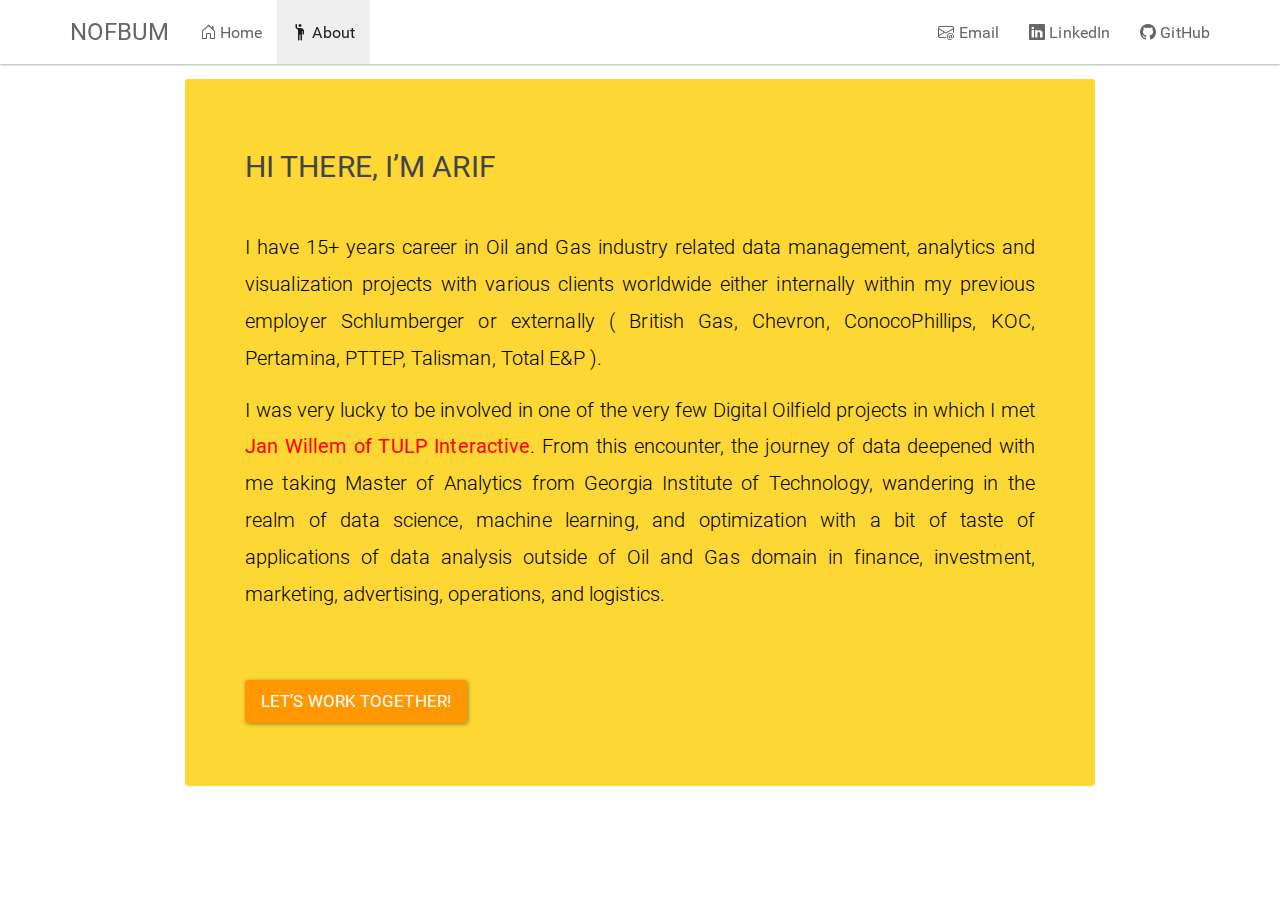
<file: about.html>
<!DOCTYPE html>

<html>

<head>

<meta charset="utf-8" />
<meta name="generator" content="pandoc" />
<meta http-equiv="X-UA-Compatible" content="IE=EDGE" />




<title>About me</title>

<script src="site_libs/header-attrs-2.13/header-attrs.js"></script>
<script src="site_libs/jquery-3.6.0/jquery-3.6.0.min.js"></script>
<meta name="viewport" content="width=device-width, initial-scale=1" />
<link href="site_libs/bootstrap-3.3.5/css/paper.min.css" rel="stylesheet" />
<script src="site_libs/bootstrap-3.3.5/js/bootstrap.min.js"></script>
<script src="site_libs/bootstrap-3.3.5/shim/html5shiv.min.js"></script>
<script src="site_libs/bootstrap-3.3.5/shim/respond.min.js"></script>
<style>h1 {font-size: 34px;}
       h1.title {font-size: 38px;}
       h2 {font-size: 30px;}
       h3 {font-size: 24px;}
       h4 {font-size: 18px;}
       h5 {font-size: 16px;}
       h6 {font-size: 12px;}
       code {color: inherit; background-color: rgba(0, 0, 0, 0.04);}
       pre:not([class]) { background-color: white }</style>
<script src="site_libs/navigation-1.1/tabsets.js"></script>

<style type="text/css">
  code{white-space: pre-wrap;}
  span.smallcaps{font-variant: small-caps;}
  span.underline{text-decoration: underline;}
  div.column{display: inline-block; vertical-align: top; width: 50%;}
  div.hanging-indent{margin-left: 1.5em; text-indent: -1.5em;}
  ul.task-list{list-style: none;}
    </style>







<link rel="stylesheet" href="style.css" type="text/css" />



<style type = "text/css">
.main-container {
  max-width: 940px;
  margin-left: auto;
  margin-right: auto;
}
img {
  max-width:100%;
}
.tabbed-pane {
  padding-top: 12px;
}
.html-widget {
  margin-bottom: 20px;
}
button.code-folding-btn:focus {
  outline: none;
}
summary {
  display: list-item;
}
details > summary > p:only-child {
  display: inline;
}
pre code {
  padding: 0;
}
</style>


<style type="text/css">
.dropdown-submenu {
  position: relative;
}
.dropdown-submenu>.dropdown-menu {
  top: 0;
  left: 100%;
  margin-top: -6px;
  margin-left: -1px;
  border-radius: 0 6px 6px 6px;
}
.dropdown-submenu:hover>.dropdown-menu {
  display: block;
}
.dropdown-submenu>a:after {
  display: block;
  content: " ";
  float: right;
  width: 0;
  height: 0;
  border-color: transparent;
  border-style: solid;
  border-width: 5px 0 5px 5px;
  border-left-color: #cccccc;
  margin-top: 5px;
  margin-right: -10px;
}
.dropdown-submenu:hover>a:after {
  border-left-color: #adb5bd;
}
.dropdown-submenu.pull-left {
  float: none;
}
.dropdown-submenu.pull-left>.dropdown-menu {
  left: -100%;
  margin-left: 10px;
  border-radius: 6px 0 6px 6px;
}
</style>

<script type="text/javascript">
// manage active state of menu based on current page
$(document).ready(function () {
  // active menu anchor
  href = window.location.pathname
  href = href.substr(href.lastIndexOf('/') + 1)
  if (href === "")
    href = "index.html";
  var menuAnchor = $('a[href="' + href + '"]');

  // mark it active
  menuAnchor.tab('show');

  // if it's got a parent navbar menu mark it active as well
  menuAnchor.closest('li.dropdown').addClass('active');

  // Navbar adjustments
  var navHeight = $(".navbar").first().height() + 15;
  var style = document.createElement('style');
  var pt = "padding-top: " + navHeight + "px; ";
  var mt = "margin-top: -" + navHeight + "px; ";
  var css = "";
  // offset scroll position for anchor links (for fixed navbar)
  for (var i = 1; i <= 6; i++) {
    css += ".section h" + i + "{ " + pt + mt + "}\n";
  }
  style.innerHTML = "body {" + pt + "padding-bottom: 40px; }\n" + css;
  document.head.appendChild(style);
});
</script>

<!-- tabsets -->

<style type="text/css">
.tabset-dropdown > .nav-tabs {
  display: inline-table;
  max-height: 500px;
  min-height: 44px;
  overflow-y: auto;
  border: 1px solid #ddd;
  border-radius: 4px;
}

.tabset-dropdown > .nav-tabs > li.active:before {
  content: "";
  font-family: 'Glyphicons Halflings';
  display: inline-block;
  padding: 10px;
  border-right: 1px solid #ddd;
}

.tabset-dropdown > .nav-tabs.nav-tabs-open > li.active:before {
  content: "&#xe258;";
  border: none;
}

.tabset-dropdown > .nav-tabs.nav-tabs-open:before {
  content: "";
  font-family: 'Glyphicons Halflings';
  display: inline-block;
  padding: 10px;
  border-right: 1px solid #ddd;
}

.tabset-dropdown > .nav-tabs > li.active {
  display: block;
}

.tabset-dropdown > .nav-tabs > li > a,
.tabset-dropdown > .nav-tabs > li > a:focus,
.tabset-dropdown > .nav-tabs > li > a:hover {
  border: none;
  display: inline-block;
  border-radius: 4px;
  background-color: transparent;
}

.tabset-dropdown > .nav-tabs.nav-tabs-open > li {
  display: block;
  float: none;
}

.tabset-dropdown > .nav-tabs > li {
  display: none;
}
</style>

<!-- code folding -->




</head>

<body>


<div class="container-fluid main-container">



<link rel="stylesheet" href="https://cdn.jsdelivr.net/npm/bootstrap-icons@1.11.3/font/bootstrap-icons.min.css">
<div class="navbar navbar-default  navbar-fixed-top" role="navigation">
  <div class="container">
    <div class="navbar-header">
      <!-- NOTE: add "navbar-inverse" class for an alternate navbar background -->
      <button type="button" class="navbar-toggle collapsed" data-toggle="collapse" data-target="#navbar">
        <span class="icon-bar"></span>
        <span class="icon-bar"></span>
        <span class="icon-bar"></span>
      </button>
      <a class="navbar-brand" href="index.html">NOFBUM</a>
    </div>
    <div id="navbar" class="navbar-collapse collapse">
      <ul class="nav navbar-nav">
        <li><a href="index.html"><i class="bi bi-house-door"></i>&nbsp;Home</a></li>
        <li><a href="about.html"><i class="bi bi-person-raised-hand"></i>&nbsp;About</a></li>
      </ul>
      <ul class="nav navbar-nav navbar-right">
        <li><a href="email.html"><i class="bi bi-envelope-at"></i>&nbsp;Email</a></li>
        <li><a href="https://www.linkedin.com/in/adhitya-arif-wibowo-78b023131/" target="_blank"><i class="bi bi-linkedin"></i>&nbsp;LinkedIn</a></li>
        <li><a href="https://github.com/nofbum" target="_blank"><i class="bi bi-github"></i>&nbsp;GitHub</a></li>
      </ul>
    </div><!--/.nav-collapse -->
  </div><!--/.container -->
</div><!--/.navbar -->

<div id="header">




</div>


<style>
  p {
    color: black;
  }
</style>
<div class="jumbotron" style="background-color: #fdd835">
<h2>
HI THERE, I’M ARIF
</h2>
<br>
<p>
I have 15+ years career in Oil and Gas industry related data management,
analytics and visualization projects with various clients worldwide
either internally within my previous employer Schlumberger or externally
( British Gas, Chevron, ConocoPhillips, KOC, Pertamina, PTTEP, Talisman,
Total E&amp;P ).
</p>
<p>
I was very lucky to be involved in one of the very few Digital Oilfield
projects in which I met
<a href="https://tulpinteractive.com/" target="_blank" style="font-weight: bolder; color: red;">Jan
Willem of TULP Interactive</a>. From this encounter, the journey of data
deepened with me taking Master of Analytics from Georgia Institute of
Technology, wandering in the realm of data science, machine learning,
and optimization with a bit of taste of applications of data analysis
outside of Oil and Gas domain in finance, investment, marketing,
advertising, operations, and logistics.
</p>
<p><br></p>
<p>
<a class="btn btn-warning btn-lg" href="email.html" role="button">Let’s
Work Together!</a>
</p>
</div>




</div>

<script>

// add bootstrap table styles to pandoc tables
function bootstrapStylePandocTables() {
  $('tr.odd').parent('tbody').parent('table').addClass('table table-condensed');
}
$(document).ready(function () {
  bootstrapStylePandocTables();
});


</script>

<!-- tabsets -->

<script>
$(document).ready(function () {
  window.buildTabsets("TOC");
});

$(document).ready(function () {
  $('.tabset-dropdown > .nav-tabs > li').click(function () {
    $(this).parent().toggleClass('nav-tabs-open');
  });
});
</script>

<!-- code folding -->


<!-- dynamically load mathjax for compatibility with self-contained -->
<script>
  (function () {
    var script = document.createElement("script");
    script.type = "text/javascript";
    script.src  = "https://mathjax.rstudio.com/latest/MathJax.js?config=TeX-AMS-MML_HTMLorMML";
    document.getElementsByTagName("head")[0].appendChild(script);
  })();
</script>

</body>
</html>
</file>
<file: style.css>
body {
  font-size: 14pt;
}

.navbar, #TOC {
  font-size: 12pt;
}

p {
  /* text-indent: 30px; */
  text-align: justify;
  text-justify: inter-word;
}


h1.title {
    font-size: 50px;
}

h3.subtitle {
  margin-top: 0px;
}

iframe {
  border: none;
  display: block;
  margin: 0 auto;
  background: #eee;
}

pre {
  border: 0;
}

pre.numberSource {
  border-left: none;
}

pre > code.sourceCode > span > a:first-child::before {
   text-decoration: none;
}

.tocify {
  border-radius: 0px;
  border: none;
}

figure > img {
  display: block;
  margin: auto;
}

figcaption {
  text-align: center;
  margin-top: 10px;
}

#TOC {
  margin-top: 35px !important;
}
</file>
<file: site_libs/bootstrap-3.3.5/css/paper.min.css>
@font-face {
  font-family: 'Roboto';
  font-style: normal;
  font-weight: 300;
  src: url(fonts/RobotoLight.ttf) format('truetype');
}
@font-face {
  font-family: 'Roboto';
  font-style: normal;
  font-weight: 400;
  src: url(fonts/Roboto.ttf) format('truetype');
}
@font-face {
  font-family: 'Roboto';
  font-style: normal;
  font-weight: 500;
  src: url(fonts/RobotoMedium.ttf) format('truetype');
}
@font-face {
  font-family: 'Roboto';
  font-style: normal;
  font-weight: 700;
  src: url(fonts/RobotoBold.ttf) format('truetype');
}

/*!
 * bootswatch v3.3.6
 * Homepage: http://bootswatch.com
 * Copyright 2012-2015 Thomas Park
 * Licensed under MIT
 * Based on Bootstrap
*//*!
 * Bootstrap v3.3.6 (http://getbootstrap.com)
 * Copyright 2011-2015 Twitter, Inc.
 * Licensed under MIT (https://github.com/twbs/bootstrap/blob/master/LICENSE)
 *//*! normalize.css v3.0.3 | MIT License | github.com/necolas/normalize.css */html{font-family:sans-serif;-ms-text-size-adjust:100%;-webkit-text-size-adjust:100%}body{margin:0}article,aside,details,figcaption,figure,footer,header,hgroup,main,menu,nav,section,summary{display:block}audio,canvas,progress,video{display:inline-block;vertical-align:baseline}audio:not([controls]){display:none;height:0}[hidden],template{display:none}a{background-color:transparent}a:active,a:hover{outline:0}abbr[title]{border-bottom:1px dotted}b,strong{font-weight:bold}dfn{font-style:italic}h1{font-size:2em;margin:0.67em 0}mark{background:#ff0;color:#000}small{font-size:80%}sub,sup{font-size:75%;line-height:0;position:relative;vertical-align:baseline}sup{top:-0.5em}sub{bottom:-0.25em}img{border:0}svg:not(:root){overflow:hidden}figure{margin:1em 40px}hr{-webkit-box-sizing:content-box;-moz-box-sizing:content-box;box-sizing:content-box;height:0}pre{overflow:auto}code,kbd,pre,samp{font-family:monospace, monospace;font-size:1em}button,input,optgroup,select,textarea{color:inherit;font:inherit;margin:0}button{overflow:visible}button,select{text-transform:none}button,html input[type="button"],input[type="reset"],input[type="submit"]{-webkit-appearance:button;cursor:pointer}button[disabled],html input[disabled]{cursor:default}button::-moz-focus-inner,input::-moz-focus-inner{border:0;padding:0}input{line-height:normal}input[type="checkbox"],input[type="radio"]{-webkit-box-sizing:border-box;-moz-box-sizing:border-box;box-sizing:border-box;padding:0}input[type="number"]::-webkit-inner-spin-button,input[type="number"]::-webkit-outer-spin-button{height:auto}input[type="search"]{-webkit-appearance:textfield;-webkit-box-sizing:content-box;-moz-box-sizing:content-box;box-sizing:content-box}input[type="search"]::-webkit-search-cancel-button,input[type="search"]::-webkit-search-decoration{-webkit-appearance:none}fieldset{border:1px solid #c0c0c0;margin:0 2px;padding:0.35em 0.625em 0.75em}legend{border:0;padding:0}textarea{overflow:auto}optgroup{font-weight:bold}table{border-collapse:collapse;border-spacing:0}td,th{padding:0}/*! Source: https://github.com/h5bp/html5-boilerplate/blob/master/src/css/main.css */@media print{*,*:before,*:after{background:transparent !important;color:#000 !important;-webkit-box-shadow:none !important;box-shadow:none !important;text-shadow:none !important}a,a:visited{text-decoration:underline}a[href]:after{content:" (" attr(href) ")"}abbr[title]:after{content:" (" attr(title) ")"}a[href^="#"]:after,a[href^="javascript:"]:after{content:""}pre,blockquote{border:1px solid #999;page-break-inside:avoid}thead{display:table-header-group}tr,img{page-break-inside:avoid}img{max-width:100% !important}p,h2,h3{orphans:3;widows:3}h2,h3{page-break-after:avoid}.navbar{display:none}.btn>.caret,.dropup>.btn>.caret{border-top-color:#000 !important}.label{border:1px solid #000}.table{border-collapse:collapse !important}.table td,.table th{background-color:#fff !important}.table-bordered th,.table-bordered td{border:1px solid #ddd !important}}@font-face{font-family:'Glyphicons Halflings';src:url('../fonts/glyphicons-halflings-regular.eot');src:url('../fonts/glyphicons-halflings-regular.eot?#iefix') format('embedded-opentype'),url('../fonts/glyphicons-halflings-regular.woff') format('woff'),url('../fonts/glyphicons-halflings-regular.ttf') format('truetype'),url('../fonts/glyphicons-halflings-regular.svg#glyphicons_halflingsregular') format('svg')}.glyphicon{position:relative;top:1px;display:inline-block;font-family:'Glyphicons Halflings';font-style:normal;font-weight:normal;line-height:1;-webkit-font-smoothing:antialiased;-moz-osx-font-smoothing:grayscale}.glyphicon-asterisk:before{content:"\002a"}.glyphicon-plus:before{content:"\002b"}.glyphicon-euro:before,.glyphicon-eur:before{content:"\20ac"}.glyphicon-minus:before{content:"\2212"}.glyphicon-cloud:before{content:"\2601"}.glyphicon-envelope:before{content:"\2709"}.glyphicon-pencil:before{content:"\270f"}.glyphicon-glass:before{content:"\e001"}.glyphicon-music:before{content:"\e002"}.glyphicon-search:before{content:"\e003"}.glyphicon-heart:before{content:"\e005"}.glyphicon-star:before{content:"\e006"}.glyphicon-star-empty:before{content:"\e007"}.glyphicon-user:before{content:"\e008"}.glyphicon-film:before{content:"\e009"}.glyphicon-th-large:before{content:"\e010"}.glyphicon-th:before{content:"\e011"}.glyphicon-th-list:before{content:"\e012"}.glyphicon-ok:before{content:"\e013"}.glyphicon-remove:before{content:"\e014"}.glyphicon-zoom-in:before{content:"\e015"}.glyphicon-zoom-out:before{content:"\e016"}.glyphicon-off:before{content:"\e017"}.glyphicon-signal:before{content:"\e018"}.glyphicon-cog:before{content:"\e019"}.glyphicon-trash:before{content:"\e020"}.glyphicon-home:before{content:"\e021"}.glyphicon-file:before{content:"\e022"}.glyphicon-time:before{content:"\e023"}.glyphicon-road:before{content:"\e024"}.glyphicon-download-alt:before{content:"\e025"}.glyphicon-download:before{content:"\e026"}.glyphicon-upload:before{content:"\e027"}.glyphicon-inbox:before{content:"\e028"}.glyphicon-play-circle:before{content:"\e029"}.glyphicon-repeat:before{content:"\e030"}.glyphicon-refresh:before{content:"\e031"}.glyphicon-list-alt:before{content:"\e032"}.glyphicon-lock:before{content:"\e033"}.glyphicon-flag:before{content:"\e034"}.glyphicon-headphones:before{content:"\e035"}.glyphicon-volume-off:before{content:"\e036"}.glyphicon-volume-down:before{content:"\e037"}.glyphicon-volume-up:before{content:"\e038"}.glyphicon-qrcode:before{content:"\e039"}.glyphicon-barcode:before{content:"\e040"}.glyphicon-tag:before{content:"\e041"}.glyphicon-tags:before{content:"\e042"}.glyphicon-book:before{content:"\e043"}.glyphicon-bookmark:before{content:"\e044"}.glyphicon-print:before{content:"\e045"}.glyphicon-camera:before{content:"\e046"}.glyphicon-font:before{content:"\e047"}.glyphicon-bold:before{content:"\e048"}.glyphicon-italic:before{content:"\e049"}.glyphicon-text-height:before{content:"\e050"}.glyphicon-text-width:before{content:"\e051"}.glyphicon-align-left:before{content:"\e052"}.glyphicon-align-center:before{content:"\e053"}.glyphicon-align-right:before{content:"\e054"}.glyphicon-align-justify:before{content:"\e055"}.glyphicon-list:before{content:"\e056"}.glyphicon-indent-left:before{content:"\e057"}.glyphicon-indent-right:before{content:"\e058"}.glyphicon-facetime-video:before{content:"\e059"}.glyphicon-picture:before{content:"\e060"}.glyphicon-map-marker:before{content:"\e062"}.glyphicon-adjust:before{content:"\e063"}.glyphicon-tint:before{content:"\e064"}.glyphicon-edit:before{content:"\e065"}.glyphicon-share:before{content:"\e066"}.glyphicon-check:before{content:"\e067"}.glyphicon-move:before{content:"\e068"}.glyphicon-step-backward:before{content:"\e069"}.glyphicon-fast-backward:before{content:"\e070"}.glyphicon-backward:before{content:"\e071"}.glyphicon-play:before{content:"\e072"}.glyphicon-pause:before{content:"\e073"}.glyphicon-stop:before{content:"\e074"}.glyphicon-forward:before{content:"\e075"}.glyphicon-fast-forward:before{content:"\e076"}.glyphicon-step-forward:before{content:"\e077"}.glyphicon-eject:before{content:"\e078"}.glyphicon-chevron-left:before{content:"\e079"}.glyphicon-chevron-right:before{content:"\e080"}.glyphicon-plus-sign:before{content:"\e081"}.glyphicon-minus-sign:before{content:"\e082"}.glyphicon-remove-sign:before{content:"\e083"}.glyphicon-ok-sign:before{content:"\e084"}.glyphicon-question-sign:before{content:"\e085"}.glyphicon-info-sign:before{content:"\e086"}.glyphicon-screenshot:before{content:"\e087"}.glyphicon-remove-circle:before{content:"\e088"}.glyphicon-ok-circle:before{content:"\e089"}.glyphicon-ban-circle:before{content:"\e090"}.glyphicon-arrow-left:before{content:"\e091"}.glyphicon-arrow-right:before{content:"\e092"}.glyphicon-arrow-up:before{content:"\e093"}.glyphicon-arrow-down:before{content:"\e094"}.glyphicon-share-alt:before{content:"\e095"}.glyphicon-resize-full:before{content:"\e096"}.glyphicon-resize-small:before{content:"\e097"}.glyphicon-exclamation-sign:before{content:"\e101"}.glyphicon-gift:before{content:"\e102"}.glyphicon-leaf:before{content:"\e103"}.glyphicon-fire:before{content:"\e104"}.glyphicon-eye-open:before{content:"\e105"}.glyphicon-eye-close:before{content:"\e106"}.glyphicon-warning-sign:before{content:"\e107"}.glyphicon-plane:before{content:"\e108"}.glyphicon-calendar:before{content:"\e109"}.glyphicon-random:before{content:"\e110"}.glyphicon-comment:before{content:"\e111"}.glyphicon-magnet:before{content:"\e112"}.glyphicon-chevron-up:before{content:"\e113"}.glyphicon-chevron-down:before{content:"\e114"}.glyphicon-retweet:before{content:"\e115"}.glyphicon-shopping-cart:before{content:"\e116"}.glyphicon-folder-close:before{content:"\e117"}.glyphicon-folder-open:before{content:"\e118"}.glyphicon-resize-vertical:before{content:"\e119"}.glyphicon-resize-horizontal:before{content:"\e120"}.glyphicon-hdd:before{content:"\e121"}.glyphicon-bullhorn:before{content:"\e122"}.glyphicon-bell:before{content:"\e123"}.glyphicon-certificate:before{content:"\e124"}.glyphicon-thumbs-up:before{content:"\e125"}.glyphicon-thumbs-down:before{content:"\e126"}.glyphicon-hand-right:before{content:"\e127"}.glyphicon-hand-left:before{content:"\e128"}.glyphicon-hand-up:before{content:"\e129"}.glyphicon-hand-down:before{content:"\e130"}.glyphicon-circle-arrow-right:before{content:"\e131"}.glyphicon-circle-arrow-left:before{content:"\e132"}.glyphicon-circle-arrow-up:before{content:"\e133"}.glyphicon-circle-arrow-down:before{content:"\e134"}.glyphicon-globe:before{content:"\e135"}.glyphicon-wrench:before{content:"\e136"}.glyphicon-tasks:before{content:"\e137"}.glyphicon-filter:before{content:"\e138"}.glyphicon-briefcase:before{content:"\e139"}.glyphicon-fullscreen:before{content:"\e140"}.glyphicon-dashboard:before{content:"\e141"}.glyphicon-paperclip:before{content:"\e142"}.glyphicon-heart-empty:before{content:"\e143"}.glyphicon-link:before{content:"\e144"}.glyphicon-phone:before{content:"\e145"}.glyphicon-pushpin:before{content:"\e146"}.glyphicon-usd:before{content:"\e148"}.glyphicon-gbp:before{content:"\e149"}.glyphicon-sort:before{content:"\e150"}.glyphicon-sort-by-alphabet:before{content:"\e151"}.glyphicon-sort-by-alphabet-alt:before{content:"\e152"}.glyphicon-sort-by-order:before{content:"\e153"}.glyphicon-sort-by-order-alt:before{content:"\e154"}.glyphicon-sort-by-attributes:before{content:"\e155"}.glyphicon-sort-by-attributes-alt:before{content:"\e156"}.glyphicon-unchecked:before{content:"\e157"}.glyphicon-expand:before{content:"\e158"}.glyphicon-collapse-down:before{content:"\e159"}.glyphicon-collapse-up:before{content:"\e160"}.glyphicon-log-in:before{content:"\e161"}.glyphicon-flash:before{content:"\e162"}.glyphicon-log-out:before{content:"\e163"}.glyphicon-new-window:before{content:"\e164"}.glyphicon-record:before{content:"\e165"}.glyphicon-save:before{content:"\e166"}.glyphicon-open:before{content:"\e167"}.glyphicon-saved:before{content:"\e168"}.glyphicon-import:before{content:"\e169"}.glyphicon-export:before{content:"\e170"}.glyphicon-send:before{content:"\e171"}.glyphicon-floppy-disk:before{content:"\e172"}.glyphicon-floppy-saved:before{content:"\e173"}.glyphicon-floppy-remove:before{content:"\e174"}.glyphicon-floppy-save:before{content:"\e175"}.glyphicon-floppy-open:before{content:"\e176"}.glyphicon-credit-card:before{content:"\e177"}.glyphicon-transfer:before{content:"\e178"}.glyphicon-cutlery:before{content:"\e179"}.glyphicon-header:before{content:"\e180"}.glyphicon-compressed:before{content:"\e181"}.glyphicon-earphone:before{content:"\e182"}.glyphicon-phone-alt:before{content:"\e183"}.glyphicon-tower:before{content:"\e184"}.glyphicon-stats:before{content:"\e185"}.glyphicon-sd-video:before{content:"\e186"}.glyphicon-hd-video:before{content:"\e187"}.glyphicon-subtitles:before{content:"\e188"}.glyphicon-sound-stereo:before{content:"\e189"}.glyphicon-sound-dolby:before{content:"\e190"}.glyphicon-sound-5-1:before{content:"\e191"}.glyphicon-sound-6-1:before{content:"\e192"}.glyphicon-sound-7-1:before{content:"\e193"}.glyphicon-copyright-mark:before{content:"\e194"}.glyphicon-registration-mark:before{content:"\e195"}.glyphicon-cloud-download:before{content:"\e197"}.glyphicon-cloud-upload:before{content:"\e198"}.glyphicon-tree-conifer:before{content:"\e199"}.glyphicon-tree-deciduous:before{content:"\e200"}.glyphicon-cd:before{content:"\e201"}.glyphicon-save-file:before{content:"\e202"}.glyphicon-open-file:before{content:"\e203"}.glyphicon-level-up:before{content:"\e204"}.glyphicon-copy:before{content:"\e205"}.glyphicon-paste:before{content:"\e206"}.glyphicon-alert:before{content:"\e209"}.glyphicon-equalizer:before{content:"\e210"}.glyphicon-king:before{content:"\e211"}.glyphicon-queen:before{content:"\e212"}.glyphicon-pawn:before{content:"\e213"}.glyphicon-bishop:before{content:"\e214"}.glyphicon-knight:before{content:"\e215"}.glyphicon-baby-formula:before{content:"\e216"}.glyphicon-tent:before{content:"\26fa"}.glyphicon-blackboard:before{content:"\e218"}.glyphicon-bed:before{content:"\e219"}.glyphicon-apple:before{content:"\f8ff"}.glyphicon-erase:before{content:"\e221"}.glyphicon-hourglass:before{content:"\231b"}.glyphicon-lamp:before{content:"\e223"}.glyphicon-duplicate:before{content:"\e224"}.glyphicon-piggy-bank:before{content:"\e225"}.glyphicon-scissors:before{content:"\e226"}.glyphicon-bitcoin:before{content:"\e227"}.glyphicon-btc:before{content:"\e227"}.glyphicon-xbt:before{content:"\e227"}.glyphicon-yen:before{content:"\00a5"}.glyphicon-jpy:before{content:"\00a5"}.glyphicon-ruble:before{content:"\20bd"}.glyphicon-rub:before{content:"\20bd"}.glyphicon-scale:before{content:"\e230"}.glyphicon-ice-lolly:before{content:"\e231"}.glyphicon-ice-lolly-tasted:before{content:"\e232"}.glyphicon-education:before{content:"\e233"}.glyphicon-option-horizontal:before{content:"\e234"}.glyphicon-option-vertical:before{content:"\e235"}.glyphicon-menu-hamburger:before{content:"\e236"}.glyphicon-modal-window:before{content:"\e237"}.glyphicon-oil:before{content:"\e238"}.glyphicon-grain:before{content:"\e239"}.glyphicon-sunglasses:before{content:"\e240"}.glyphicon-text-size:before{content:"\e241"}.glyphicon-text-color:before{content:"\e242"}.glyphicon-text-background:before{content:"\e243"}.glyphicon-object-align-top:before{content:"\e244"}.glyphicon-object-align-bottom:before{content:"\e245"}.glyphicon-object-align-horizontal:before{content:"\e246"}.glyphicon-object-align-left:before{content:"\e247"}.glyphicon-object-align-vertical:before{content:"\e248"}.glyphicon-object-align-right:before{content:"\e249"}.glyphicon-triangle-right:before{content:"\e250"}.glyphicon-triangle-left:before{content:"\e251"}.glyphicon-triangle-bottom:before{content:"\e252"}.glyphicon-triangle-top:before{content:"\e253"}.glyphicon-console:before{content:"\e254"}.glyphicon-superscript:before{content:"\e255"}.glyphicon-subscript:before{content:"\e256"}.glyphicon-menu-left:before{content:"\e257"}.glyphicon-menu-right:before{content:"\e258"}.glyphicon-menu-down:before{content:"\e259"}.glyphicon-menu-up:before{content:"\e260"}*{-webkit-box-sizing:border-box;-moz-box-sizing:border-box;box-sizing:border-box}*:before,*:after{-webkit-box-sizing:border-box;-moz-box-sizing:border-box;box-sizing:border-box}html{font-size:10px;-webkit-tap-highlight-color:rgba(0,0,0,0)}body{font-family:"Roboto","Helvetica Neue",Helvetica,Arial,sans-serif;font-size:13px;line-height:1.846;color:#666666;background-color:#ffffff}input,button,select,textarea{font-family:inherit;font-size:inherit;line-height:inherit}a{color:#2196f3;text-decoration:none}a:hover,a:focus{color:#0a6ebd;text-decoration:underline}a:focus{outline:thin dotted;outline:5px auto -webkit-focus-ring-color;outline-offset:-2px}figure{margin:0}img{vertical-align:middle}.img-responsive,.thumbnail>img,.thumbnail a>img,.carousel-inner>.item>img,.carousel-inner>.item>a>img{display:block;max-width:100%;height:auto}.img-rounded{border-radius:3px}.img-thumbnail{padding:4px;line-height:1.846;background-color:#ffffff;border:1px solid #dddddd;border-radius:3px;-webkit-transition:all .2s ease-in-out;-o-transition:all .2s ease-in-out;transition:all .2s ease-in-out;display:inline-block;max-width:100%;height:auto}.img-circle{border-radius:50%}hr{margin-top:23px;margin-bottom:23px;border:0;border-top:1px solid #eeeeee}.sr-only{position:absolute;width:1px;height:1px;margin:-1px;padding:0;overflow:hidden;clip:rect(0, 0, 0, 0);border:0}.sr-only-focusable:active,.sr-only-focusable:focus{position:static;width:auto;height:auto;margin:0;overflow:visible;clip:auto}[role="button"]{cursor:pointer}h1,h2,h3,h4,h5,h6,.h1,.h2,.h3,.h4,.h5,.h6{font-family:inherit;font-weight:400;line-height:1.1;color:#444444}h1 small,h2 small,h3 small,h4 small,h5 small,h6 small,.h1 small,.h2 small,.h3 small,.h4 small,.h5 small,.h6 small,h1 .small,h2 .small,h3 .small,h4 .small,h5 .small,h6 .small,.h1 .small,.h2 .small,.h3 .small,.h4 .small,.h5 .small,.h6 .small{font-weight:normal;line-height:1;color:#bbbbbb}h1,.h1,h2,.h2,h3,.h3{margin-top:23px;margin-bottom:11.5px}h1 small,.h1 small,h2 small,.h2 small,h3 small,.h3 small,h1 .small,.h1 .small,h2 .small,.h2 .small,h3 .small,.h3 .small{font-size:65%}h4,.h4,h5,.h5,h6,.h6{margin-top:11.5px;margin-bottom:11.5px}h4 small,.h4 small,h5 small,.h5 small,h6 small,.h6 small,h4 .small,.h4 .small,h5 .small,.h5 .small,h6 .small,.h6 .small{font-size:75%}h1,.h1{font-size:56px}h2,.h2{font-size:45px}h3,.h3{font-size:34px}h4,.h4{font-size:24px}h5,.h5{font-size:20px}h6,.h6{font-size:14px}p{margin:0 0 11.5px}.lead{margin-bottom:23px;font-size:14px;font-weight:300;line-height:1.4}@media (min-width:768px){.lead{font-size:19.5px}}small,.small{font-size:92%}mark,.mark{background-color:#ffe0b2;padding:.2em}.text-left{text-align:left}.text-right{text-align:right}.text-center{text-align:center}.text-justify{text-align:justify}.text-nowrap{white-space:nowrap}.text-lowercase{text-transform:lowercase}.text-uppercase{text-transform:uppercase}.text-capitalize{text-transform:capitalize}.text-muted{color:#bbbbbb}.text-primary{color:#2196f3}a.text-primary:hover,a.text-primary:focus{color:#0c7cd5}.text-success{color:#4caf50}a.text-success:hover,a.text-success:focus{color:#3d8b40}.text-info{color:#9c27b0}a.text-info:hover,a.text-info:focus{color:#771e86}.text-warning{color:#ff9800}a.text-warning:hover,a.text-warning:focus{color:#cc7a00}.text-danger{color:#e51c23}a.text-danger:hover,a.text-danger:focus{color:#b9151b}.bg-primary{color:#fff;background-color:#2196f3}a.bg-primary:hover,a.bg-primary:focus{background-color:#0c7cd5}.bg-success{background-color:#dff0d8}a.bg-success:hover,a.bg-success:focus{background-color:#c1e2b3}.bg-info{background-color:#e1bee7}a.bg-info:hover,a.bg-info:focus{background-color:#d099d9}.bg-warning{background-color:#ffe0b2}a.bg-warning:hover,a.bg-warning:focus{background-color:#ffcb7f}.bg-danger{background-color:#f9bdbb}a.bg-danger:hover,a.bg-danger:focus{background-color:#f5908c}.page-header{padding-bottom:10.5px;margin:46px 0 23px;border-bottom:1px solid #eeeeee}ul,ol{margin-top:0;margin-bottom:11.5px}ul ul,ol ul,ul ol,ol ol{margin-bottom:0}.list-unstyled{padding-left:0;list-style:none}.list-inline{padding-left:0;list-style:none;margin-left:-5px}.list-inline>li{display:inline-block;padding-left:5px;padding-right:5px}dl{margin-top:0;margin-bottom:23px}dt,dd{line-height:1.846}dt{font-weight:bold}dd{margin-left:0}@media (min-width:768px){.dl-horizontal dt{float:left;width:160px;clear:left;text-align:right;overflow:hidden;text-overflow:ellipsis;white-space:nowrap}.dl-horizontal dd{margin-left:180px}}abbr[title],abbr[data-original-title]{cursor:help;border-bottom:1px dotted #bbbbbb}.initialism{font-size:90%;text-transform:uppercase}blockquote{padding:11.5px 23px;margin:0 0 23px;font-size:16.25px;border-left:5px solid #eeeeee}blockquote p:last-child,blockquote ul:last-child,blockquote ol:last-child{margin-bottom:0}blockquote footer,blockquote small,blockquote .small{display:block;font-size:80%;line-height:1.846;color:#bbbbbb}blockquote footer:before,blockquote small:before,blockquote .small:before{content:'\2014 \00A0'}.blockquote-reverse,blockquote.pull-right{padding-right:15px;padding-left:0;border-right:5px solid #eeeeee;border-left:0;text-align:right}.blockquote-reverse footer:before,blockquote.pull-right footer:before,.blockquote-reverse small:before,blockquote.pull-right small:before,.blockquote-reverse .small:before,blockquote.pull-right .small:before{content:''}.blockquote-reverse footer:after,blockquote.pull-right footer:after,.blockquote-reverse small:after,blockquote.pull-right small:after,.blockquote-reverse .small:after,blockquote.pull-right .small:after{content:'\00A0 \2014'}address{margin-bottom:23px;font-style:normal;line-height:1.846}code,kbd,pre,samp{font-family:monospace}code{padding:2px 4px;font-size:90%;color:#c7254e;background-color:#f9f2f4;border-radius:3px}kbd{padding:2px 4px;font-size:90%;color:#ffffff;background-color:#333333;border-radius:3px;-webkit-box-shadow:inset 0 -1px 0 rgba(0,0,0,0.25);box-shadow:inset 0 -1px 0 rgba(0,0,0,0.25)}kbd kbd{padding:0;font-size:100%;font-weight:bold;-webkit-box-shadow:none;box-shadow:none}pre{display:block;padding:11px;margin:0 0 11.5px;font-size:12px;line-height:1.846;word-break:break-all;word-wrap:break-word;color:#212121;background-color:#f5f5f5;border:1px solid #cccccc;border-radius:3px}pre code{padding:0;font-size:inherit;color:inherit;white-space:pre-wrap;background-color:transparent;border-radius:0}.pre-scrollable{max-height:340px;overflow-y:scroll}.container{margin-right:auto;margin-left:auto;padding-left:15px;padding-right:15px}@media (min-width:768px){.container{width:750px}}@media (min-width:992px){.container{width:970px}}@media (min-width:1200px){.container{width:1170px}}.container-fluid{margin-right:auto;margin-left:auto;padding-left:15px;padding-right:15px}.row{margin-left:-15px;margin-right:-15px}.col-xs-1,.col-sm-1,.col-md-1,.col-lg-1,.col-xs-2,.col-sm-2,.col-md-2,.col-lg-2,.col-xs-3,.col-sm-3,.col-md-3,.col-lg-3,.col-xs-4,.col-sm-4,.col-md-4,.col-lg-4,.col-xs-5,.col-sm-5,.col-md-5,.col-lg-5,.col-xs-6,.col-sm-6,.col-md-6,.col-lg-6,.col-xs-7,.col-sm-7,.col-md-7,.col-lg-7,.col-xs-8,.col-sm-8,.col-md-8,.col-lg-8,.col-xs-9,.col-sm-9,.col-md-9,.col-lg-9,.col-xs-10,.col-sm-10,.col-md-10,.col-lg-10,.col-xs-11,.col-sm-11,.col-md-11,.col-lg-11,.col-xs-12,.col-sm-12,.col-md-12,.col-lg-12{position:relative;min-height:1px;padding-left:15px;padding-right:15px}.col-xs-1,.col-xs-2,.col-xs-3,.col-xs-4,.col-xs-5,.col-xs-6,.col-xs-7,.col-xs-8,.col-xs-9,.col-xs-10,.col-xs-11,.col-xs-12{float:left}.col-xs-12{width:100%}.col-xs-11{width:91.66666667%}.col-xs-10{width:83.33333333%}.col-xs-9{width:75%}.col-xs-8{width:66.66666667%}.col-xs-7{width:58.33333333%}.col-xs-6{width:50%}.col-xs-5{width:41.66666667%}.col-xs-4{width:33.33333333%}.col-xs-3{width:25%}.col-xs-2{width:16.66666667%}.col-xs-1{width:8.33333333%}.col-xs-pull-12{right:100%}.col-xs-pull-11{right:91.66666667%}.col-xs-pull-10{right:83.33333333%}.col-xs-pull-9{right:75%}.col-xs-pull-8{right:66.66666667%}.col-xs-pull-7{right:58.33333333%}.col-xs-pull-6{right:50%}.col-xs-pull-5{right:41.66666667%}.col-xs-pull-4{right:33.33333333%}.col-xs-pull-3{right:25%}.col-xs-pull-2{right:16.66666667%}.col-xs-pull-1{right:8.33333333%}.col-xs-pull-0{right:auto}.col-xs-push-12{left:100%}.col-xs-push-11{left:91.66666667%}.col-xs-push-10{left:83.33333333%}.col-xs-push-9{left:75%}.col-xs-push-8{left:66.66666667%}.col-xs-push-7{left:58.33333333%}.col-xs-push-6{left:50%}.col-xs-push-5{left:41.66666667%}.col-xs-push-4{left:33.33333333%}.col-xs-push-3{left:25%}.col-xs-push-2{left:16.66666667%}.col-xs-push-1{left:8.33333333%}.col-xs-push-0{left:auto}.col-xs-offset-12{margin-left:100%}.col-xs-offset-11{margin-left:91.66666667%}.col-xs-offset-10{margin-left:83.33333333%}.col-xs-offset-9{margin-left:75%}.col-xs-offset-8{margin-left:66.66666667%}.col-xs-offset-7{margin-left:58.33333333%}.col-xs-offset-6{margin-left:50%}.col-xs-offset-5{margin-left:41.66666667%}.col-xs-offset-4{margin-left:33.33333333%}.col-xs-offset-3{margin-left:25%}.col-xs-offset-2{margin-left:16.66666667%}.col-xs-offset-1{margin-left:8.33333333%}.col-xs-offset-0{margin-left:0%}@media (min-width:768px){.col-sm-1,.col-sm-2,.col-sm-3,.col-sm-4,.col-sm-5,.col-sm-6,.col-sm-7,.col-sm-8,.col-sm-9,.col-sm-10,.col-sm-11,.col-sm-12{float:left}.col-sm-12{width:100%}.col-sm-11{width:91.66666667%}.col-sm-10{width:83.33333333%}.col-sm-9{width:75%}.col-sm-8{width:66.66666667%}.col-sm-7{width:58.33333333%}.col-sm-6{width:50%}.col-sm-5{width:41.66666667%}.col-sm-4{width:33.33333333%}.col-sm-3{width:25%}.col-sm-2{width:16.66666667%}.col-sm-1{width:8.33333333%}.col-sm-pull-12{right:100%}.col-sm-pull-11{right:91.66666667%}.col-sm-pull-10{right:83.33333333%}.col-sm-pull-9{right:75%}.col-sm-pull-8{right:66.66666667%}.col-sm-pull-7{right:58.33333333%}.col-sm-pull-6{right:50%}.col-sm-pull-5{right:41.66666667%}.col-sm-pull-4{right:33.33333333%}.col-sm-pull-3{right:25%}.col-sm-pull-2{right:16.66666667%}.col-sm-pull-1{right:8.33333333%}.col-sm-pull-0{right:auto}.col-sm-push-12{left:100%}.col-sm-push-11{left:91.66666667%}.col-sm-push-10{left:83.33333333%}.col-sm-push-9{left:75%}.col-sm-push-8{left:66.66666667%}.col-sm-push-7{left:58.33333333%}.col-sm-push-6{left:50%}.col-sm-push-5{left:41.66666667%}.col-sm-push-4{left:33.33333333%}.col-sm-push-3{left:25%}.col-sm-push-2{left:16.66666667%}.col-sm-push-1{left:8.33333333%}.col-sm-push-0{left:auto}.col-sm-offset-12{margin-left:100%}.col-sm-offset-11{margin-left:91.66666667%}.col-sm-offset-10{margin-left:83.33333333%}.col-sm-offset-9{margin-left:75%}.col-sm-offset-8{margin-left:66.66666667%}.col-sm-offset-7{margin-left:58.33333333%}.col-sm-offset-6{margin-left:50%}.col-sm-offset-5{margin-left:41.66666667%}.col-sm-offset-4{margin-left:33.33333333%}.col-sm-offset-3{margin-left:25%}.col-sm-offset-2{margin-left:16.66666667%}.col-sm-offset-1{margin-left:8.33333333%}.col-sm-offset-0{margin-left:0%}}@media (min-width:992px){.col-md-1,.col-md-2,.col-md-3,.col-md-4,.col-md-5,.col-md-6,.col-md-7,.col-md-8,.col-md-9,.col-md-10,.col-md-11,.col-md-12{float:left}.col-md-12{width:100%}.col-md-11{width:91.66666667%}.col-md-10{width:83.33333333%}.col-md-9{width:75%}.col-md-8{width:66.66666667%}.col-md-7{width:58.33333333%}.col-md-6{width:50%}.col-md-5{width:41.66666667%}.col-md-4{width:33.33333333%}.col-md-3{width:25%}.col-md-2{width:16.66666667%}.col-md-1{width:8.33333333%}.col-md-pull-12{right:100%}.col-md-pull-11{right:91.66666667%}.col-md-pull-10{right:83.33333333%}.col-md-pull-9{right:75%}.col-md-pull-8{right:66.66666667%}.col-md-pull-7{right:58.33333333%}.col-md-pull-6{right:50%}.col-md-pull-5{right:41.66666667%}.col-md-pull-4{right:33.33333333%}.col-md-pull-3{right:25%}.col-md-pull-2{right:16.66666667%}.col-md-pull-1{right:8.33333333%}.col-md-pull-0{right:auto}.col-md-push-12{left:100%}.col-md-push-11{left:91.66666667%}.col-md-push-10{left:83.33333333%}.col-md-push-9{left:75%}.col-md-push-8{left:66.66666667%}.col-md-push-7{left:58.33333333%}.col-md-push-6{left:50%}.col-md-push-5{left:41.66666667%}.col-md-push-4{left:33.33333333%}.col-md-push-3{left:25%}.col-md-push-2{left:16.66666667%}.col-md-push-1{left:8.33333333%}.col-md-push-0{left:auto}.col-md-offset-12{margin-left:100%}.col-md-offset-11{margin-left:91.66666667%}.col-md-offset-10{margin-left:83.33333333%}.col-md-offset-9{margin-left:75%}.col-md-offset-8{margin-left:66.66666667%}.col-md-offset-7{margin-left:58.33333333%}.col-md-offset-6{margin-left:50%}.col-md-offset-5{margin-left:41.66666667%}.col-md-offset-4{margin-left:33.33333333%}.col-md-offset-3{margin-left:25%}.col-md-offset-2{margin-left:16.66666667%}.col-md-offset-1{margin-left:8.33333333%}.col-md-offset-0{margin-left:0%}}@media (min-width:1200px){.col-lg-1,.col-lg-2,.col-lg-3,.col-lg-4,.col-lg-5,.col-lg-6,.col-lg-7,.col-lg-8,.col-lg-9,.col-lg-10,.col-lg-11,.col-lg-12{float:left}.col-lg-12{width:100%}.col-lg-11{width:91.66666667%}.col-lg-10{width:83.33333333%}.col-lg-9{width:75%}.col-lg-8{width:66.66666667%}.col-lg-7{width:58.33333333%}.col-lg-6{width:50%}.col-lg-5{width:41.66666667%}.col-lg-4{width:33.33333333%}.col-lg-3{width:25%}.col-lg-2{width:16.66666667%}.col-lg-1{width:8.33333333%}.col-lg-pull-12{right:100%}.col-lg-pull-11{right:91.66666667%}.col-lg-pull-10{right:83.33333333%}.col-lg-pull-9{right:75%}.col-lg-pull-8{right:66.66666667%}.col-lg-pull-7{right:58.33333333%}.col-lg-pull-6{right:50%}.col-lg-pull-5{right:41.66666667%}.col-lg-pull-4{right:33.33333333%}.col-lg-pull-3{right:25%}.col-lg-pull-2{right:16.66666667%}.col-lg-pull-1{right:8.33333333%}.col-lg-pull-0{right:auto}.col-lg-push-12{left:100%}.col-lg-push-11{left:91.66666667%}.col-lg-push-10{left:83.33333333%}.col-lg-push-9{left:75%}.col-lg-push-8{left:66.66666667%}.col-lg-push-7{left:58.33333333%}.col-lg-push-6{left:50%}.col-lg-push-5{left:41.66666667%}.col-lg-push-4{left:33.33333333%}.col-lg-push-3{left:25%}.col-lg-push-2{left:16.66666667%}.col-lg-push-1{left:8.33333333%}.col-lg-push-0{left:auto}.col-lg-offset-12{margin-left:100%}.col-lg-offset-11{margin-left:91.66666667%}.col-lg-offset-10{margin-left:83.33333333%}.col-lg-offset-9{margin-left:75%}.col-lg-offset-8{margin-left:66.66666667%}.col-lg-offset-7{margin-left:58.33333333%}.col-lg-offset-6{margin-left:50%}.col-lg-offset-5{margin-left:41.66666667%}.col-lg-offset-4{margin-left:33.33333333%}.col-lg-offset-3{margin-left:25%}.col-lg-offset-2{margin-left:16.66666667%}.col-lg-offset-1{margin-left:8.33333333%}.col-lg-offset-0{margin-left:0%}}table{background-color:transparent}caption{padding-top:8px;padding-bottom:8px;color:#bbbbbb;text-align:left}th{}.table{width:100%;max-width:100%;margin-bottom:23px}.table>thead>tr>th,.table>tbody>tr>th,.table>tfoot>tr>th,.table>thead>tr>td,.table>tbody>tr>td,.table>tfoot>tr>td{padding:8px;line-height:1.846;vertical-align:top;border-top:1px solid #dddddd}.table>thead>tr>th{vertical-align:bottom;border-bottom:2px solid #dddddd}.table>caption+thead>tr:first-child>th,.table>colgroup+thead>tr:first-child>th,.table>thead:first-child>tr:first-child>th,.table>caption+thead>tr:first-child>td,.table>colgroup+thead>tr:first-child>td,.table>thead:first-child>tr:first-child>td{border-top:0}.table>tbody+tbody{border-top:2px solid #dddddd}.table .table{background-color:#ffffff}.table-condensed>thead>tr>th,.table-condensed>tbody>tr>th,.table-condensed>tfoot>tr>th,.table-condensed>thead>tr>td,.table-condensed>tbody>tr>td,.table-condensed>tfoot>tr>td{padding:5px}.table-bordered{border:1px solid #dddddd}.table-bordered>thead>tr>th,.table-bordered>tbody>tr>th,.table-bordered>tfoot>tr>th,.table-bordered>thead>tr>td,.table-bordered>tbody>tr>td,.table-bordered>tfoot>tr>td{border:1px solid #dddddd}.table-bordered>thead>tr>th,.table-bordered>thead>tr>td{border-bottom-width:2px}.table-striped>tbody>tr:nth-of-type(odd){background-color:#f9f9f9}.table-hover>tbody>tr:hover{background-color:#f5f5f5}table col[class*="col-"]{position:static;float:none;display:table-column}table td[class*="col-"],table th[class*="col-"]{position:static;float:none;display:table-cell}.table>thead>tr>td.active,.table>tbody>tr>td.active,.table>tfoot>tr>td.active,.table>thead>tr>th.active,.table>tbody>tr>th.active,.table>tfoot>tr>th.active,.table>thead>tr.active>td,.table>tbody>tr.active>td,.table>tfoot>tr.active>td,.table>thead>tr.active>th,.table>tbody>tr.active>th,.table>tfoot>tr.active>th{background-color:#f5f5f5}.table-hover>tbody>tr>td.active:hover,.table-hover>tbody>tr>th.active:hover,.table-hover>tbody>tr.active:hover>td,.table-hover>tbody>tr:hover>.active,.table-hover>tbody>tr.active:hover>th{background-color:#e8e8e8}.table>thead>tr>td.success,.table>tbody>tr>td.success,.table>tfoot>tr>td.success,.table>thead>tr>th.success,.table>tbody>tr>th.success,.table>tfoot>tr>th.success,.table>thead>tr.success>td,.table>tbody>tr.success>td,.table>tfoot>tr.success>td,.table>thead>tr.success>th,.table>tbody>tr.success>th,.table>tfoot>tr.success>th{background-color:#dff0d8}.table-hover>tbody>tr>td.success:hover,.table-hover>tbody>tr>th.success:hover,.table-hover>tbody>tr.success:hover>td,.table-hover>tbody>tr:hover>.success,.table-hover>tbody>tr.success:hover>th{background-color:#d0e9c6}.table>thead>tr>td.info,.table>tbody>tr>td.info,.table>tfoot>tr>td.info,.table>thead>tr>th.info,.table>tbody>tr>th.info,.table>tfoot>tr>th.info,.table>thead>tr.info>td,.table>tbody>tr.info>td,.table>tfoot>tr.info>td,.table>thead>tr.info>th,.table>tbody>tr.info>th,.table>tfoot>tr.info>th{background-color:#e1bee7}.table-hover>tbody>tr>td.info:hover,.table-hover>tbody>tr>th.info:hover,.table-hover>tbody>tr.info:hover>td,.table-hover>tbody>tr:hover>.info,.table-hover>tbody>tr.info:hover>th{background-color:#d8abe0}.table>thead>tr>td.warning,.table>tbody>tr>td.warning,.table>tfoot>tr>td.warning,.table>thead>tr>th.warning,.table>tbody>tr>th.warning,.table>tfoot>tr>th.warning,.table>thead>tr.warning>td,.table>tbody>tr.warning>td,.table>tfoot>tr.warning>td,.table>thead>tr.warning>th,.table>tbody>tr.warning>th,.table>tfoot>tr.warning>th{background-color:#ffe0b2}.table-hover>tbody>tr>td.warning:hover,.table-hover>tbody>tr>th.warning:hover,.table-hover>tbody>tr.warning:hover>td,.table-hover>tbody>tr:hover>.warning,.table-hover>tbody>tr.warning:hover>th{background-color:#ffd699}.table>thead>tr>td.danger,.table>tbody>tr>td.danger,.table>tfoot>tr>td.danger,.table>thead>tr>th.danger,.table>tbody>tr>th.danger,.table>tfoot>tr>th.danger,.table>thead>tr.danger>td,.table>tbody>tr.danger>td,.table>tfoot>tr.danger>td,.table>thead>tr.danger>th,.table>tbody>tr.danger>th,.table>tfoot>tr.danger>th{background-color:#f9bdbb}.table-hover>tbody>tr>td.danger:hover,.table-hover>tbody>tr>th.danger:hover,.table-hover>tbody>tr.danger:hover>td,.table-hover>tbody>tr:hover>.danger,.table-hover>tbody>tr.danger:hover>th{background-color:#f7a6a4}.table-responsive{overflow-x:auto;min-height:0.01%}@media screen and (max-width:767px){.table-responsive{width:100%;margin-bottom:17.25px;overflow-y:hidden;-ms-overflow-style:-ms-autohiding-scrollbar;border:1px solid #dddddd}.table-responsive>.table{margin-bottom:0}.table-responsive>.table>thead>tr>th,.table-responsive>.table>tbody>tr>th,.table-responsive>.table>tfoot>tr>th,.table-responsive>.table>thead>tr>td,.table-responsive>.table>tbody>tr>td,.table-responsive>.table>tfoot>tr>td{white-space:nowrap}.table-responsive>.table-bordered{border:0}.table-responsive>.table-bordered>thead>tr>th:first-child,.table-responsive>.table-bordered>tbody>tr>th:first-child,.table-responsive>.table-bordered>tfoot>tr>th:first-child,.table-responsive>.table-bordered>thead>tr>td:first-child,.table-responsive>.table-bordered>tbody>tr>td:first-child,.table-responsive>.table-bordered>tfoot>tr>td:first-child{border-left:0}.table-responsive>.table-bordered>thead>tr>th:last-child,.table-responsive>.table-bordered>tbody>tr>th:last-child,.table-responsive>.table-bordered>tfoot>tr>th:last-child,.table-responsive>.table-bordered>thead>tr>td:last-child,.table-responsive>.table-bordered>tbody>tr>td:last-child,.table-responsive>.table-bordered>tfoot>tr>td:last-child{border-right:0}.table-responsive>.table-bordered>tbody>tr:last-child>th,.table-responsive>.table-bordered>tfoot>tr:last-child>th,.table-responsive>.table-bordered>tbody>tr:last-child>td,.table-responsive>.table-bordered>tfoot>tr:last-child>td{border-bottom:0}}fieldset{padding:0;margin:0;border:0;min-width:0}legend{display:block;width:100%;padding:0;margin-bottom:23px;font-size:19.5px;line-height:inherit;color:#212121;border:0;border-bottom:1px solid #e5e5e5}label{display:inline-block;max-width:100%;margin-bottom:5px;font-weight:bold}input[type="search"]{-webkit-box-sizing:border-box;-moz-box-sizing:border-box;box-sizing:border-box}input[type="radio"],input[type="checkbox"]{margin:4px 0 0;margin-top:1px \9;line-height:normal}input[type="file"]{display:block}input[type="range"]{display:block;width:100%}select[multiple],select[size]{height:auto}input[type="file"]:focus,input[type="radio"]:focus,input[type="checkbox"]:focus{outline:thin dotted;outline:5px auto -webkit-focus-ring-color;outline-offset:-2px}output{display:block;padding-top:7px;font-size:13px;line-height:1.846;color:#666666}.form-control{display:block;width:100%;height:37px;padding:6px 16px;font-size:13px;line-height:1.846;color:#666666;background-color:transparent;background-image:none;border:1px solid transparent;border-radius:3px;-webkit-box-shadow:inset 0 1px 1px rgba(0,0,0,0.075);box-shadow:inset 0 1px 1px rgba(0,0,0,0.075);-webkit-transition:border-color ease-in-out .15s,-webkit-box-shadow ease-in-out .15s;-o-transition:border-color ease-in-out .15s,box-shadow ease-in-out .15s;transition:border-color ease-in-out .15s,box-shadow ease-in-out .15s}.form-control:focus{border-color:#66afe9;outline:0;-webkit-box-shadow:inset 0 1px 1px rgba(0,0,0,0.075),0 0 8px rgba(102,175,233,0.6);box-shadow:inset 0 1px 1px rgba(0,0,0,0.075),0 0 8px rgba(102,175,233,0.6)}.form-control::-moz-placeholder{color:#bbbbbb;opacity:1}.form-control:-ms-input-placeholder{color:#bbbbbb}.form-control::-webkit-input-placeholder{color:#bbbbbb}.form-control::-ms-expand{border:0;background-color:transparent}.form-control[disabled],.form-control[readonly],fieldset[disabled] .form-control{background-color:transparent;opacity:1}.form-control[disabled],fieldset[disabled] .form-control{cursor:not-allowed}textarea.form-control{height:auto}input[type="search"]{-webkit-appearance:none}@media screen and (-webkit-min-device-pixel-ratio:0){input[type="date"].form-control,input[type="time"].form-control,input[type="datetime-local"].form-control,input[type="month"].form-control{line-height:37px}input[type="date"].input-sm,input[type="time"].input-sm,input[type="datetime-local"].input-sm,input[type="month"].input-sm,.input-group-sm input[type="date"],.input-group-sm input[type="time"],.input-group-sm input[type="datetime-local"],.input-group-sm input[type="month"]{line-height:30px}input[type="date"].input-lg,input[type="time"].input-lg,input[type="datetime-local"].input-lg,input[type="month"].input-lg,.input-group-lg input[type="date"],.input-group-lg input[type="time"],.input-group-lg input[type="datetime-local"],.input-group-lg input[type="month"]{line-height:45px}}.form-group{margin-bottom:15px}.radio,.checkbox{position:relative;display:block;margin-top:10px;margin-bottom:10px}.radio label,.checkbox label{min-height:23px;padding-left:20px;margin-bottom:0;font-weight:normal;cursor:pointer}.radio input[type="radio"],.radio-inline input[type="radio"],.checkbox input[type="checkbox"],.checkbox-inline input[type="checkbox"]{position:absolute;margin-left:-20px;margin-top:4px \9}.radio+.radio,.checkbox+.checkbox{margin-top:-5px}.radio-inline,.checkbox-inline{position:relative;display:inline-block;padding-left:20px;margin-bottom:0;vertical-align:middle;font-weight:normal;cursor:pointer}.radio-inline+.radio-inline,.checkbox-inline+.checkbox-inline{margin-top:0;margin-left:10px}input[type="radio"][disabled],input[type="checkbox"][disabled],input[type="radio"].disabled,input[type="checkbox"].disabled,fieldset[disabled] input[type="radio"],fieldset[disabled] input[type="checkbox"]{cursor:not-allowed}.radio-inline.disabled,.checkbox-inline.disabled,fieldset[disabled] .radio-inline,fieldset[disabled] .checkbox-inline{cursor:not-allowed}.radio.disabled label,.checkbox.disabled label,fieldset[disabled] .radio label,fieldset[disabled] .checkbox label{cursor:not-allowed}.form-control-static{padding-top:7px;padding-bottom:7px;margin-bottom:0;min-height:36px}.form-control-static.input-lg,.form-control-static.input-sm{padding-left:0;padding-right:0}.input-sm{height:30px;padding:5px 10px;font-size:12px;line-height:1.5;border-radius:3px}select.input-sm{height:30px;line-height:30px}textarea.input-sm,select[multiple].input-sm{height:auto}.form-group-sm .form-control{height:30px;padding:5px 10px;font-size:12px;line-height:1.5;border-radius:3px}.form-group-sm select.form-control{height:30px;line-height:30px}.form-group-sm textarea.form-control,.form-group-sm select[multiple].form-control{height:auto}.form-group-sm .form-control-static{height:30px;min-height:35px;padding:6px 10px;font-size:12px;line-height:1.5}.input-lg{height:45px;padding:10px 16px;font-size:17px;line-height:1.3333333;border-radius:3px}select.input-lg{height:45px;line-height:45px}textarea.input-lg,select[multiple].input-lg{height:auto}.form-group-lg .form-control{height:45px;padding:10px 16px;font-size:17px;line-height:1.3333333;border-radius:3px}.form-group-lg select.form-control{height:45px;line-height:45px}.form-group-lg textarea.form-control,.form-group-lg select[multiple].form-control{height:auto}.form-group-lg .form-control-static{height:45px;min-height:40px;padding:11px 16px;font-size:17px;line-height:1.3333333}.has-feedback{position:relative}.has-feedback .form-control{padding-right:46.25px}.form-control-feedback{position:absolute;top:0;right:0;z-index:2;display:block;width:37px;height:37px;line-height:37px;text-align:center;pointer-events:none}.input-lg+.form-control-feedback,.input-group-lg+.form-control-feedback,.form-group-lg .form-control+.form-control-feedback{width:45px;height:45px;line-height:45px}.input-sm+.form-control-feedback,.input-group-sm+.form-control-feedback,.form-group-sm .form-control+.form-control-feedback{width:30px;height:30px;line-height:30px}.has-success .help-block,.has-success .control-label,.has-success .radio,.has-success .checkbox,.has-success .radio-inline,.has-success .checkbox-inline,.has-success.radio label,.has-success.checkbox label,.has-success.radio-inline label,.has-success.checkbox-inline label{color:#4caf50}.has-success .form-control{border-color:#4caf50;-webkit-box-shadow:inset 0 1px 1px rgba(0,0,0,0.075);box-shadow:inset 0 1px 1px rgba(0,0,0,0.075)}.has-success .form-control:focus{border-color:#3d8b40;-webkit-box-shadow:inset 0 1px 1px rgba(0,0,0,0.075),0 0 6px #92cf94;box-shadow:inset 0 1px 1px rgba(0,0,0,0.075),0 0 6px #92cf94}.has-success .input-group-addon{color:#4caf50;border-color:#4caf50;background-color:#dff0d8}.has-success .form-control-feedback{color:#4caf50}.has-warning .help-block,.has-warning .control-label,.has-warning .radio,.has-warning .checkbox,.has-warning .radio-inline,.has-warning .checkbox-inline,.has-warning.radio label,.has-warning.checkbox label,.has-warning.radio-inline label,.has-warning.checkbox-inline label{color:#ff9800}.has-warning .form-control{border-color:#ff9800;-webkit-box-shadow:inset 0 1px 1px rgba(0,0,0,0.075);box-shadow:inset 0 1px 1px rgba(0,0,0,0.075)}.has-warning .form-control:focus{border-color:#cc7a00;-webkit-box-shadow:inset 0 1px 1px rgba(0,0,0,0.075),0 0 6px #ffc166;box-shadow:inset 0 1px 1px rgba(0,0,0,0.075),0 0 6px #ffc166}.has-warning .input-group-addon{color:#ff9800;border-color:#ff9800;background-color:#ffe0b2}.has-warning .form-control-feedback{color:#ff9800}.has-error .help-block,.has-error .control-label,.has-error .radio,.has-error .checkbox,.has-error .radio-inline,.has-error .checkbox-inline,.has-error.radio label,.has-error.checkbox label,.has-error.radio-inline label,.has-error.checkbox-inline label{color:#e51c23}.has-error .form-control{border-color:#e51c23;-webkit-box-shadow:inset 0 1px 1px rgba(0,0,0,0.075);box-shadow:inset 0 1px 1px rgba(0,0,0,0.075)}.has-error .form-control:focus{border-color:#b9151b;-webkit-box-shadow:inset 0 1px 1px rgba(0,0,0,0.075),0 0 6px #ef787c;box-shadow:inset 0 1px 1px rgba(0,0,0,0.075),0 0 6px #ef787c}.has-error .input-group-addon{color:#e51c23;border-color:#e51c23;background-color:#f9bdbb}.has-error .form-control-feedback{color:#e51c23}.has-feedback label~.form-control-feedback{top:28px}.has-feedback label.sr-only~.form-control-feedback{top:0}.help-block{display:block;margin-top:5px;margin-bottom:10px;color:#a6a6a6}@media (min-width:768px){.form-inline .form-group{display:inline-block;margin-bottom:0;vertical-align:middle}.form-inline .form-control{display:inline-block;width:auto;vertical-align:middle}.form-inline .form-control-static{display:inline-block}.form-inline .input-group{display:inline-table;vertical-align:middle}.form-inline .input-group .input-group-addon,.form-inline .input-group .input-group-btn,.form-inline .input-group .form-control{width:auto}.form-inline .input-group>.form-control{width:100%}.form-inline .control-label{margin-bottom:0;vertical-align:middle}.form-inline .radio,.form-inline .checkbox{display:inline-block;margin-top:0;margin-bottom:0;vertical-align:middle}.form-inline .radio label,.form-inline .checkbox label{padding-left:0}.form-inline .radio input[type="radio"],.form-inline .checkbox input[type="checkbox"]{position:relative;margin-left:0}.form-inline .has-feedback .form-control-feedback{top:0}}.form-horizontal .radio,.form-horizontal .checkbox,.form-horizontal .radio-inline,.form-horizontal .checkbox-inline{margin-top:0;margin-bottom:0;padding-top:7px}.form-horizontal .radio,.form-horizontal .checkbox{min-height:30px}.form-horizontal .form-group{margin-left:-15px;margin-right:-15px}@media (min-width:768px){.form-horizontal .control-label{text-align:right;margin-bottom:0;padding-top:7px}}.form-horizontal .has-feedback .form-control-feedback{right:15px}@media (min-width:768px){.form-horizontal .form-group-lg .control-label{padding-top:11px;font-size:17px}}@media (min-width:768px){.form-horizontal .form-group-sm .control-label{padding-top:6px;font-size:12px}}.btn{display:inline-block;margin-bottom:0;font-weight:normal;text-align:center;vertical-align:middle;-ms-touch-action:manipulation;touch-action:manipulation;cursor:pointer;background-image:none;border:1px solid transparent;white-space:nowrap;padding:6px 16px;font-size:13px;line-height:1.846;border-radius:3px;-webkit-user-select:none;-moz-user-select:none;-ms-user-select:none;user-select:none}.btn:focus,.btn:active:focus,.btn.active:focus,.btn.focus,.btn:active.focus,.btn.active.focus{outline:thin dotted;outline:5px auto -webkit-focus-ring-color;outline-offset:-2px}.btn:hover,.btn:focus,.btn.focus{color:#444444;text-decoration:none}.btn:active,.btn.active{outline:0;background-image:none;-webkit-box-shadow:inset 0 3px 5px rgba(0,0,0,0.125);box-shadow:inset 0 3px 5px rgba(0,0,0,0.125)}.btn.disabled,.btn[disabled],fieldset[disabled] .btn{cursor:not-allowed;opacity:0.65;filter:alpha(opacity=65);-webkit-box-shadow:none;box-shadow:none}a.btn.disabled,fieldset[disabled] a.btn{pointer-events:none}.btn-default{color:#444444;background-color:#ffffff;border-color:transparent}.btn-default:focus,.btn-default.focus{color:#444444;background-color:#e6e6e6;border-color:rgba(0,0,0,0)}.btn-default:hover{color:#444444;background-color:#e6e6e6;border-color:rgba(0,0,0,0)}.btn-default:active,.btn-default.active,.open>.dropdown-toggle.btn-default{color:#444444;background-color:#e6e6e6;border-color:rgba(0,0,0,0)}.btn-default:active:hover,.btn-default.active:hover,.open>.dropdown-toggle.btn-default:hover,.btn-default:active:focus,.btn-default.active:focus,.open>.dropdown-toggle.btn-default:focus,.btn-default:active.focus,.btn-default.active.focus,.open>.dropdown-toggle.btn-default.focus{color:#444444;background-color:#d4d4d4;border-color:rgba(0,0,0,0)}.btn-default:active,.btn-default.active,.open>.dropdown-toggle.btn-default{background-image:none}.btn-default.disabled:hover,.btn-default[disabled]:hover,fieldset[disabled] .btn-default:hover,.btn-default.disabled:focus,.btn-default[disabled]:focus,fieldset[disabled] .btn-default:focus,.btn-default.disabled.focus,.btn-default[disabled].focus,fieldset[disabled] .btn-default.focus{background-color:#ffffff;border-color:transparent}.btn-default .badge{color:#ffffff;background-color:#444444}.btn-primary{color:#ffffff;background-color:#2196f3;border-color:transparent}.btn-primary:focus,.btn-primary.focus{color:#ffffff;background-color:#0c7cd5;border-color:rgba(0,0,0,0)}.btn-primary:hover{color:#ffffff;background-color:#0c7cd5;border-color:rgba(0,0,0,0)}.btn-primary:active,.btn-primary.active,.open>.dropdown-toggle.btn-primary{color:#ffffff;background-color:#0c7cd5;border-color:rgba(0,0,0,0)}.btn-primary:active:hover,.btn-primary.active:hover,.open>.dropdown-toggle.btn-primary:hover,.btn-primary:active:focus,.btn-primary.active:focus,.open>.dropdown-toggle.btn-primary:focus,.btn-primary:active.focus,.btn-primary.active.focus,.open>.dropdown-toggle.btn-primary.focus{color:#ffffff;background-color:#0a68b4;border-color:rgba(0,0,0,0)}.btn-primary:active,.btn-primary.active,.open>.dropdown-toggle.btn-primary{background-image:none}.btn-primary.disabled:hover,.btn-primary[disabled]:hover,fieldset[disabled] .btn-primary:hover,.btn-primary.disabled:focus,.btn-primary[disabled]:focus,fieldset[disabled] .btn-primary:focus,.btn-primary.disabled.focus,.btn-primary[disabled].focus,fieldset[disabled] .btn-primary.focus{background-color:#2196f3;border-color:transparent}.btn-primary .badge{color:#2196f3;background-color:#ffffff}.btn-success{color:#ffffff;background-color:#4caf50;border-color:transparent}.btn-success:focus,.btn-success.focus{color:#ffffff;background-color:#3d8b40;border-color:rgba(0,0,0,0)}.btn-success:hover{color:#ffffff;background-color:#3d8b40;border-color:rgba(0,0,0,0)}.btn-success:active,.btn-success.active,.open>.dropdown-toggle.btn-success{color:#ffffff;background-color:#3d8b40;border-color:rgba(0,0,0,0)}.btn-success:active:hover,.btn-success.active:hover,.open>.dropdown-toggle.btn-success:hover,.btn-success:active:focus,.btn-success.active:focus,.open>.dropdown-toggle.btn-success:focus,.btn-success:active.focus,.btn-success.active.focus,.open>.dropdown-toggle.btn-success.focus{color:#ffffff;background-color:#327334;border-color:rgba(0,0,0,0)}.btn-success:active,.btn-success.active,.open>.dropdown-toggle.btn-success{background-image:none}.btn-success.disabled:hover,.btn-success[disabled]:hover,fieldset[disabled] .btn-success:hover,.btn-success.disabled:focus,.btn-success[disabled]:focus,fieldset[disabled] .btn-success:focus,.btn-success.disabled.focus,.btn-success[disabled].focus,fieldset[disabled] .btn-success.focus{background-color:#4caf50;border-color:transparent}.btn-success .badge{color:#4caf50;background-color:#ffffff}.btn-info{color:#ffffff;background-color:#9c27b0;border-color:transparent}.btn-info:focus,.btn-info.focus{color:#ffffff;background-color:#771e86;border-color:rgba(0,0,0,0)}.btn-info:hover{color:#ffffff;background-color:#771e86;border-color:rgba(0,0,0,0)}.btn-info:active,.btn-info.active,.open>.dropdown-toggle.btn-info{color:#ffffff;background-color:#771e86;border-color:rgba(0,0,0,0)}.btn-info:active:hover,.btn-info.active:hover,.open>.dropdown-toggle.btn-info:hover,.btn-info:active:focus,.btn-info.active:focus,.open>.dropdown-toggle.btn-info:focus,.btn-info:active.focus,.btn-info.active.focus,.open>.dropdown-toggle.btn-info.focus{color:#ffffff;background-color:#5d1769;border-color:rgba(0,0,0,0)}.btn-info:active,.btn-info.active,.open>.dropdown-toggle.btn-info{background-image:none}.btn-info.disabled:hover,.btn-info[disabled]:hover,fieldset[disabled] .btn-info:hover,.btn-info.disabled:focus,.btn-info[disabled]:focus,fieldset[disabled] .btn-info:focus,.btn-info.disabled.focus,.btn-info[disabled].focus,fieldset[disabled] .btn-info.focus{background-color:#9c27b0;border-color:transparent}.btn-info .badge{color:#9c27b0;background-color:#ffffff}.btn-warning{color:#ffffff;background-color:#ff9800;border-color:transparent}.btn-warning:focus,.btn-warning.focus{color:#ffffff;background-color:#cc7a00;border-color:rgba(0,0,0,0)}.btn-warning:hover{color:#ffffff;background-color:#cc7a00;border-color:rgba(0,0,0,0)}.btn-warning:active,.btn-warning.active,.open>.dropdown-toggle.btn-warning{color:#ffffff;background-color:#cc7a00;border-color:rgba(0,0,0,0)}.btn-warning:active:hover,.btn-warning.active:hover,.open>.dropdown-toggle.btn-warning:hover,.btn-warning:active:focus,.btn-warning.active:focus,.open>.dropdown-toggle.btn-warning:focus,.btn-warning:active.focus,.btn-warning.active.focus,.open>.dropdown-toggle.btn-warning.focus{color:#ffffff;background-color:#a86400;border-color:rgba(0,0,0,0)}.btn-warning:active,.btn-warning.active,.open>.dropdown-toggle.btn-warning{background-image:none}.btn-warning.disabled:hover,.btn-warning[disabled]:hover,fieldset[disabled] .btn-warning:hover,.btn-warning.disabled:focus,.btn-warning[disabled]:focus,fieldset[disabled] .btn-warning:focus,.btn-warning.disabled.focus,.btn-warning[disabled].focus,fieldset[disabled] .btn-warning.focus{background-color:#ff9800;border-color:transparent}.btn-warning .badge{color:#ff9800;background-color:#ffffff}.btn-danger{color:#ffffff;background-color:#e51c23;border-color:transparent}.btn-danger:focus,.btn-danger.focus{color:#ffffff;background-color:#b9151b;border-color:rgba(0,0,0,0)}.btn-danger:hover{color:#ffffff;background-color:#b9151b;border-color:rgba(0,0,0,0)}.btn-danger:active,.btn-danger.active,.open>.dropdown-toggle.btn-danger{color:#ffffff;background-color:#b9151b;border-color:rgba(0,0,0,0)}.btn-danger:active:hover,.btn-danger.active:hover,.open>.dropdown-toggle.btn-danger:hover,.btn-danger:active:focus,.btn-danger.active:focus,.open>.dropdown-toggle.btn-danger:focus,.btn-danger:active.focus,.btn-danger.active.focus,.open>.dropdown-toggle.btn-danger.focus{color:#ffffff;background-color:#991216;border-color:rgba(0,0,0,0)}.btn-danger:active,.btn-danger.active,.open>.dropdown-toggle.btn-danger{background-image:none}.btn-danger.disabled:hover,.btn-danger[disabled]:hover,fieldset[disabled] .btn-danger:hover,.btn-danger.disabled:focus,.btn-danger[disabled]:focus,fieldset[disabled] .btn-danger:focus,.btn-danger.disabled.focus,.btn-danger[disabled].focus,fieldset[disabled] .btn-danger.focus{background-color:#e51c23;border-color:transparent}.btn-danger .badge{color:#e51c23;background-color:#ffffff}.btn-link{color:#2196f3;font-weight:normal;border-radius:0}.btn-link,.btn-link:active,.btn-link.active,.btn-link[disabled],fieldset[disabled] .btn-link{background-color:transparent;-webkit-box-shadow:none;box-shadow:none}.btn-link,.btn-link:hover,.btn-link:focus,.btn-link:active{border-color:transparent}.btn-link:hover,.btn-link:focus{color:#0a6ebd;text-decoration:underline;background-color:transparent}.btn-link[disabled]:hover,fieldset[disabled] .btn-link:hover,.btn-link[disabled]:focus,fieldset[disabled] .btn-link:focus{color:#bbbbbb;text-decoration:none}.btn-lg,.btn-group-lg>.btn{padding:10px 16px;font-size:17px;line-height:1.3333333;border-radius:3px}.btn-sm,.btn-group-sm>.btn{padding:5px 10px;font-size:12px;line-height:1.5;border-radius:3px}.btn-xs,.btn-group-xs>.btn{padding:1px 5px;font-size:12px;line-height:1.5;border-radius:3px}.btn-block{display:block;width:100%}.btn-block+.btn-block{margin-top:5px}input[type="submit"].btn-block,input[type="reset"].btn-block,input[type="button"].btn-block{width:100%}.fade{opacity:0;-webkit-transition:opacity 0.15s linear;-o-transition:opacity 0.15s linear;transition:opacity 0.15s linear}.fade.in{opacity:1}.collapse{display:none}.collapse.in{display:block}tr.collapse.in{display:table-row}tbody.collapse.in{display:table-row-group}.collapsing{position:relative;height:0;overflow:hidden;-webkit-transition-property:height, visibility;-o-transition-property:height, visibility;transition-property:height, visibility;-webkit-transition-duration:0.35s;-o-transition-duration:0.35s;transition-duration:0.35s;-webkit-transition-timing-function:ease;-o-transition-timing-function:ease;transition-timing-function:ease}.caret{display:inline-block;width:0;height:0;margin-left:2px;vertical-align:middle;border-top:4px dashed;border-top:4px solid \9;border-right:4px solid transparent;border-left:4px solid transparent}.dropup,.dropdown{position:relative}.dropdown-toggle:focus{outline:0}.dropdown-menu{position:absolute;top:100%;left:0;z-index:1000;display:none;float:left;min-width:160px;padding:5px 0;margin:2px 0 0;list-style:none;font-size:13px;text-align:left;background-color:#ffffff;border:1px solid #cccccc;border:1px solid rgba(0,0,0,0.15);border-radius:3px;-webkit-box-shadow:0 6px 12px rgba(0,0,0,0.175);box-shadow:0 6px 12px rgba(0,0,0,0.175);-webkit-background-clip:padding-box;background-clip:padding-box}.dropdown-menu.pull-right{right:0;left:auto}.dropdown-menu .divider{height:1px;margin:10.5px 0;overflow:hidden;background-color:#e5e5e5}.dropdown-menu>li>a{display:block;padding:3px 20px;clear:both;font-weight:normal;line-height:1.846;color:#666666;white-space:nowrap}.dropdown-menu>li>a:hover,.dropdown-menu>li>a:focus{text-decoration:none;color:#141414;background-color:#eeeeee}.dropdown-menu>.active>a,.dropdown-menu>.active>a:hover,.dropdown-menu>.active>a:focus{color:#ffffff;text-decoration:none;outline:0;background-color:#2196f3}.dropdown-menu>.disabled>a,.dropdown-menu>.disabled>a:hover,.dropdown-menu>.disabled>a:focus{color:#bbbbbb}.dropdown-menu>.disabled>a:hover,.dropdown-menu>.disabled>a:focus{text-decoration:none;background-color:transparent;background-image:none;filter:progid:DXImageTransform.Microsoft.gradient(enabled=false);cursor:not-allowed}.open>.dropdown-menu{display:block}.open>a{outline:0}.dropdown-menu-right{left:auto;right:0}.dropdown-menu-left{left:0;right:auto}.dropdown-header{display:block;padding:3px 20px;font-size:12px;line-height:1.846;color:#bbbbbb;white-space:nowrap}.dropdown-backdrop{position:fixed;left:0;right:0;bottom:0;top:0;z-index:990}.pull-right>.dropdown-menu{right:0;left:auto}.dropup .caret,.navbar-fixed-bottom .dropdown .caret{border-top:0;border-bottom:4px dashed;border-bottom:4px solid \9;content:""}.dropup .dropdown-menu,.navbar-fixed-bottom .dropdown .dropdown-menu{top:auto;bottom:100%;margin-bottom:2px}@media (min-width:768px){.navbar-right .dropdown-menu{left:auto;right:0}.navbar-right .dropdown-menu-left{left:0;right:auto}}.btn-group,.btn-group-vertical{position:relative;display:inline-block;vertical-align:middle}.btn-group>.btn,.btn-group-vertical>.btn{position:relative;float:left}.btn-group>.btn:hover,.btn-group-vertical>.btn:hover,.btn-group>.btn:focus,.btn-group-vertical>.btn:focus,.btn-group>.btn:active,.btn-group-vertical>.btn:active,.btn-group>.btn.active,.btn-group-vertical>.btn.active{z-index:2}.btn-group .btn+.btn,.btn-group .btn+.btn-group,.btn-group .btn-group+.btn,.btn-group .btn-group+.btn-group{margin-left:-1px}.btn-toolbar{margin-left:-5px}.btn-toolbar .btn,.btn-toolbar .btn-group,.btn-toolbar .input-group{float:left}.btn-toolbar>.btn,.btn-toolbar>.btn-group,.btn-toolbar>.input-group{margin-left:5px}.btn-group>.btn:not(:first-child):not(:last-child):not(.dropdown-toggle){border-radius:0}.btn-group>.btn:first-child{margin-left:0}.btn-group>.btn:first-child:not(:last-child):not(.dropdown-toggle){border-bottom-right-radius:0;border-top-right-radius:0}.btn-group>.btn:last-child:not(:first-child),.btn-group>.dropdown-toggle:not(:first-child){border-bottom-left-radius:0;border-top-left-radius:0}.btn-group>.btn-group{float:left}.btn-group>.btn-group:not(:first-child):not(:last-child)>.btn{border-radius:0}.btn-group>.btn-group:first-child:not(:last-child)>.btn:last-child,.btn-group>.btn-group:first-child:not(:last-child)>.dropdown-toggle{border-bottom-right-radius:0;border-top-right-radius:0}.btn-group>.btn-group:last-child:not(:first-child)>.btn:first-child{border-bottom-left-radius:0;border-top-left-radius:0}.btn-group .dropdown-toggle:active,.btn-group.open .dropdown-toggle{outline:0}.btn-group>.btn+.dropdown-toggle{padding-left:8px;padding-right:8px}.btn-group>.btn-lg+.dropdown-toggle{padding-left:12px;padding-right:12px}.btn-group.open .dropdown-toggle{-webkit-box-shadow:inset 0 3px 5px rgba(0,0,0,0.125);box-shadow:inset 0 3px 5px rgba(0,0,0,0.125)}.btn-group.open .dropdown-toggle.btn-link{-webkit-box-shadow:none;box-shadow:none}.btn .caret{margin-left:0}.btn-lg .caret{border-width:5px 5px 0;border-bottom-width:0}.dropup .btn-lg .caret{border-width:0 5px 5px}.btn-group-vertical>.btn,.btn-group-vertical>.btn-group,.btn-group-vertical>.btn-group>.btn{display:block;float:none;width:100%;max-width:100%}.btn-group-vertical>.btn-group>.btn{float:none}.btn-group-vertical>.btn+.btn,.btn-group-vertical>.btn+.btn-group,.btn-group-vertical>.btn-group+.btn,.btn-group-vertical>.btn-group+.btn-group{margin-top:-1px;margin-left:0}.btn-group-vertical>.btn:not(:first-child):not(:last-child){border-radius:0}.btn-group-vertical>.btn:first-child:not(:last-child){border-top-right-radius:3px;border-top-left-radius:3px;border-bottom-right-radius:0;border-bottom-left-radius:0}.btn-group-vertical>.btn:last-child:not(:first-child){border-top-right-radius:0;border-top-left-radius:0;border-bottom-right-radius:3px;border-bottom-left-radius:3px}.btn-group-vertical>.btn-group:not(:first-child):not(:last-child)>.btn{border-radius:0}.btn-group-vertical>.btn-group:first-child:not(:last-child)>.btn:last-child,.btn-group-vertical>.btn-group:first-child:not(:last-child)>.dropdown-toggle{border-bottom-right-radius:0;border-bottom-left-radius:0}.btn-group-vertical>.btn-group:last-child:not(:first-child)>.btn:first-child{border-top-right-radius:0;border-top-left-radius:0}.btn-group-justified{display:table;width:100%;table-layout:fixed;border-collapse:separate}.btn-group-justified>.btn,.btn-group-justified>.btn-group{float:none;display:table-cell;width:1%}.btn-group-justified>.btn-group .btn{width:100%}.btn-group-justified>.btn-group .dropdown-menu{left:auto}[data-toggle="buttons"]>.btn input[type="radio"],[data-toggle="buttons"]>.btn-group>.btn input[type="radio"],[data-toggle="buttons"]>.btn input[type="checkbox"],[data-toggle="buttons"]>.btn-group>.btn input[type="checkbox"]{position:absolute;clip:rect(0, 0, 0, 0);pointer-events:none}.input-group{position:relative;display:table;border-collapse:separate}.input-group[class*="col-"]{float:none;padding-left:0;padding-right:0}.input-group .form-control{position:relative;z-index:2;float:left;width:100%;margin-bottom:0}.input-group .form-control:focus{z-index:3}.input-group-lg>.form-control,.input-group-lg>.input-group-addon,.input-group-lg>.input-group-btn>.btn{height:45px;padding:10px 16px;font-size:17px;line-height:1.3333333;border-radius:3px}select.input-group-lg>.form-control,select.input-group-lg>.input-group-addon,select.input-group-lg>.input-group-btn>.btn{height:45px;line-height:45px}textarea.input-group-lg>.form-control,textarea.input-group-lg>.input-group-addon,textarea.input-group-lg>.input-group-btn>.btn,select[multiple].input-group-lg>.form-control,select[multiple].input-group-lg>.input-group-addon,select[multiple].input-group-lg>.input-group-btn>.btn{height:auto}.input-group-sm>.form-control,.input-group-sm>.input-group-addon,.input-group-sm>.input-group-btn>.btn{height:30px;padding:5px 10px;font-size:12px;line-height:1.5;border-radius:3px}select.input-group-sm>.form-control,select.input-group-sm>.input-group-addon,select.input-group-sm>.input-group-btn>.btn{height:30px;line-height:30px}textarea.input-group-sm>.form-control,textarea.input-group-sm>.input-group-addon,textarea.input-group-sm>.input-group-btn>.btn,select[multiple].input-group-sm>.form-control,select[multiple].input-group-sm>.input-group-addon,select[multiple].input-group-sm>.input-group-btn>.btn{height:auto}.input-group-addon,.input-group-btn,.input-group .form-control{display:table-cell}.input-group-addon:not(:first-child):not(:last-child),.input-group-btn:not(:first-child):not(:last-child),.input-group .form-control:not(:first-child):not(:last-child){border-radius:0}.input-group-addon,.input-group-btn{width:1%;white-space:nowrap;vertical-align:middle}.input-group-addon{padding:6px 16px;font-size:13px;font-weight:normal;line-height:1;color:#666666;text-align:center;background-color:transparent;border:1px solid transparent;border-radius:3px}.input-group-addon.input-sm{padding:5px 10px;font-size:12px;border-radius:3px}.input-group-addon.input-lg{padding:10px 16px;font-size:17px;border-radius:3px}.input-group-addon input[type="radio"],.input-group-addon input[type="checkbox"]{margin-top:0}.input-group .form-control:first-child,.input-group-addon:first-child,.input-group-btn:first-child>.btn,.input-group-btn:first-child>.btn-group>.btn,.input-group-btn:first-child>.dropdown-toggle,.input-group-btn:last-child>.btn:not(:last-child):not(.dropdown-toggle),.input-group-btn:last-child>.btn-group:not(:last-child)>.btn{border-bottom-right-radius:0;border-top-right-radius:0}.input-group-addon:first-child{border-right:0}.input-group .form-control:last-child,.input-group-addon:last-child,.input-group-btn:last-child>.btn,.input-group-btn:last-child>.btn-group>.btn,.input-group-btn:last-child>.dropdown-toggle,.input-group-btn:first-child>.btn:not(:first-child),.input-group-btn:first-child>.btn-group:not(:first-child)>.btn{border-bottom-left-radius:0;border-top-left-radius:0}.input-group-addon:last-child{border-left:0}.input-group-btn{position:relative;font-size:0;white-space:nowrap}.input-group-btn>.btn{position:relative}.input-group-btn>.btn+.btn{margin-left:-1px}.input-group-btn>.btn:hover,.input-group-btn>.btn:focus,.input-group-btn>.btn:active{z-index:2}.input-group-btn:first-child>.btn,.input-group-btn:first-child>.btn-group{margin-right:-1px}.input-group-btn:last-child>.btn,.input-group-btn:last-child>.btn-group{z-index:2;margin-left:-1px}.nav{margin-bottom:0;padding-left:0;list-style:none}.nav>li{position:relative;display:block}.nav>li>a{position:relative;display:block;padding:10px 15px}.nav>li>a:hover,.nav>li>a:focus{text-decoration:none;background-color:#eeeeee}.nav>li.disabled>a{color:#bbbbbb}.nav>li.disabled>a:hover,.nav>li.disabled>a:focus{color:#bbbbbb;text-decoration:none;background-color:transparent;cursor:not-allowed}.nav .open>a,.nav .open>a:hover,.nav .open>a:focus{background-color:#eeeeee;border-color:#2196f3}.nav .nav-divider{height:1px;margin:10.5px 0;overflow:hidden;background-color:#e5e5e5}.nav>li>a>img{max-width:none}.nav-tabs{border-bottom:1px solid transparent}.nav-tabs>li{float:left;margin-bottom:-1px}.nav-tabs>li>a{margin-right:2px;line-height:1.846;border:1px solid transparent;border-radius:3px 3px 0 0}.nav-tabs>li>a:hover{border-color:#eeeeee #eeeeee transparent}.nav-tabs>li.active>a,.nav-tabs>li.active>a:hover,.nav-tabs>li.active>a:focus{color:#666666;background-color:transparent;border:1px solid transparent;border-bottom-color:transparent;cursor:default}.nav-tabs.nav-justified{width:100%;border-bottom:0}.nav-tabs.nav-justified>li{float:none}.nav-tabs.nav-justified>li>a{text-align:center;margin-bottom:5px}.nav-tabs.nav-justified>.dropdown .dropdown-menu{top:auto;left:auto}@media (min-width:768px){.nav-tabs.nav-justified>li{display:table-cell;width:1%}.nav-tabs.nav-justified>li>a{margin-bottom:0}}.nav-tabs.nav-justified>li>a{margin-right:0;border-radius:3px}.nav-tabs.nav-justified>.active>a,.nav-tabs.nav-justified>.active>a:hover,.nav-tabs.nav-justified>.active>a:focus{border:1px solid transparent}@media (min-width:768px){.nav-tabs.nav-justified>li>a{border-bottom:1px solid transparent;border-radius:3px 3px 0 0}.nav-tabs.nav-justified>.active>a,.nav-tabs.nav-justified>.active>a:hover,.nav-tabs.nav-justified>.active>a:focus{border-bottom-color:#ffffff}}.nav-pills>li{float:left}.nav-pills>li>a{border-radius:3px}.nav-pills>li+li{margin-left:2px}.nav-pills>li.active>a,.nav-pills>li.active>a:hover,.nav-pills>li.active>a:focus{color:#ffffff;background-color:#2196f3}.nav-stacked>li{float:none}.nav-stacked>li+li{margin-top:2px;margin-left:0}.nav-justified{width:100%}.nav-justified>li{float:none}.nav-justified>li>a{text-align:center;margin-bottom:5px}.nav-justified>.dropdown .dropdown-menu{top:auto;left:auto}@media (min-width:768px){.nav-justified>li{display:table-cell;width:1%}.nav-justified>li>a{margin-bottom:0}}.nav-tabs-justified{border-bottom:0}.nav-tabs-justified>li>a{margin-right:0;border-radius:3px}.nav-tabs-justified>.active>a,.nav-tabs-justified>.active>a:hover,.nav-tabs-justified>.active>a:focus{border:1px solid transparent}@media (min-width:768px){.nav-tabs-justified>li>a{border-bottom:1px solid transparent;border-radius:3px 3px 0 0}.nav-tabs-justified>.active>a,.nav-tabs-justified>.active>a:hover,.nav-tabs-justified>.active>a:focus{border-bottom-color:#ffffff}}.tab-content>.tab-pane{display:none}.tab-content>.active{display:block}.nav-tabs .dropdown-menu{margin-top:-1px;border-top-right-radius:0;border-top-left-radius:0}.navbar{position:relative;min-height:64px;margin-bottom:23px;border:1px solid transparent}@media (min-width:768px){.navbar{border-radius:3px}}@media (min-width:768px){.navbar-header{float:left}}.navbar-collapse{overflow-x:visible;padding-right:15px;padding-left:15px;border-top:1px solid transparent;-webkit-box-shadow:inset 0 1px 0 rgba(255,255,255,0.1);box-shadow:inset 0 1px 0 rgba(255,255,255,0.1);-webkit-overflow-scrolling:touch}.navbar-collapse.in{overflow-y:auto}@media (min-width:768px){.navbar-collapse{width:auto;border-top:0;-webkit-box-shadow:none;box-shadow:none}.navbar-collapse.collapse{display:block !important;height:auto !important;padding-bottom:0;overflow:visible !important}.navbar-collapse.in{overflow-y:visible}.navbar-fixed-top .navbar-collapse,.navbar-static-top .navbar-collapse,.navbar-fixed-bottom .navbar-collapse{padding-left:0;padding-right:0}}.navbar-fixed-top .navbar-collapse,.navbar-fixed-bottom .navbar-collapse{max-height:340px}@media (max-device-width:480px) and (orientation:landscape){.navbar-fixed-top .navbar-collapse,.navbar-fixed-bottom .navbar-collapse{max-height:200px}}.container>.navbar-header,.container-fluid>.navbar-header,.container>.navbar-collapse,.container-fluid>.navbar-collapse{margin-right:-15px;margin-left:-15px}@media (min-width:768px){.container>.navbar-header,.container-fluid>.navbar-header,.container>.navbar-collapse,.container-fluid>.navbar-collapse{margin-right:0;margin-left:0}}.navbar-static-top{z-index:1000;border-width:0 0 1px}@media (min-width:768px){.navbar-static-top{border-radius:0}}.navbar-fixed-top,.navbar-fixed-bottom{position:fixed;right:0;left:0;z-index:1030}@media (min-width:768px){.navbar-fixed-top,.navbar-fixed-bottom{border-radius:0}}.navbar-fixed-top{top:0;border-width:0 0 1px}.navbar-fixed-bottom{bottom:0;margin-bottom:0;border-width:1px 0 0}.navbar-brand{float:left;padding:20.5px 15px;font-size:17px;line-height:23px;height:64px}.navbar-brand:hover,.navbar-brand:focus{text-decoration:none}.navbar-brand>img{display:block}@media (min-width:768px){.navbar>.container .navbar-brand,.navbar>.container-fluid .navbar-brand{margin-left:-15px}}.navbar-toggle{position:relative;float:right;margin-right:15px;padding:9px 10px;margin-top:15px;margin-bottom:15px;background-color:transparent;background-image:none;border:1px solid transparent;border-radius:3px}.navbar-toggle:focus{outline:0}.navbar-toggle .icon-bar{display:block;width:22px;height:2px;border-radius:1px}.navbar-toggle .icon-bar+.icon-bar{margin-top:4px}@media (min-width:768px){.navbar-toggle{display:none}}.navbar-nav{margin:10.25px -15px}.navbar-nav>li>a{padding-top:10px;padding-bottom:10px;line-height:23px}@media (max-width:767px){.navbar-nav .open .dropdown-menu{position:static;float:none;width:auto;margin-top:0;background-color:transparent;border:0;-webkit-box-shadow:none;box-shadow:none}.navbar-nav .open .dropdown-menu>li>a,.navbar-nav .open .dropdown-menu .dropdown-header{padding:5px 15px 5px 25px}.navbar-nav .open .dropdown-menu>li>a{line-height:23px}.navbar-nav .open .dropdown-menu>li>a:hover,.navbar-nav .open .dropdown-menu>li>a:focus{background-image:none}}@media (min-width:768px){.navbar-nav{float:left;margin:0}.navbar-nav>li{float:left}.navbar-nav>li>a{padding-top:20.5px;padding-bottom:20.5px}}.navbar-form{margin-left:-15px;margin-right:-15px;padding:10px 15px;border-top:1px solid transparent;border-bottom:1px solid transparent;-webkit-box-shadow:inset 0 1px 0 rgba(255,255,255,0.1),0 1px 0 rgba(255,255,255,0.1);box-shadow:inset 0 1px 0 rgba(255,255,255,0.1),0 1px 0 rgba(255,255,255,0.1);margin-top:13.5px;margin-bottom:13.5px}@media (min-width:768px){.navbar-form .form-group{display:inline-block;margin-bottom:0;vertical-align:middle}.navbar-form .form-control{display:inline-block;width:auto;vertical-align:middle}.navbar-form .form-control-static{display:inline-block}.navbar-form .input-group{display:inline-table;vertical-align:middle}.navbar-form .input-group .input-group-addon,.navbar-form .input-group .input-group-btn,.navbar-form .input-group .form-control{width:auto}.navbar-form .input-group>.form-control{width:100%}.navbar-form .control-label{margin-bottom:0;vertical-align:middle}.navbar-form .radio,.navbar-form .checkbox{display:inline-block;margin-top:0;margin-bottom:0;vertical-align:middle}.navbar-form .radio label,.navbar-form .checkbox label{padding-left:0}.navbar-form .radio input[type="radio"],.navbar-form .checkbox input[type="checkbox"]{position:relative;margin-left:0}.navbar-form .has-feedback .form-control-feedback{top:0}}@media (max-width:767px){.navbar-form .form-group{margin-bottom:5px}.navbar-form .form-group:last-child{margin-bottom:0}}@media (min-width:768px){.navbar-form{width:auto;border:0;margin-left:0;margin-right:0;padding-top:0;padding-bottom:0;-webkit-box-shadow:none;box-shadow:none}}.navbar-nav>li>.dropdown-menu{margin-top:0;border-top-right-radius:0;border-top-left-radius:0}.navbar-fixed-bottom .navbar-nav>li>.dropdown-menu{margin-bottom:0;border-top-right-radius:3px;border-top-left-radius:3px;border-bottom-right-radius:0;border-bottom-left-radius:0}.navbar-btn{margin-top:13.5px;margin-bottom:13.5px}.navbar-btn.btn-sm{margin-top:17px;margin-bottom:17px}.navbar-btn.btn-xs{margin-top:21px;margin-bottom:21px}.navbar-text{margin-top:20.5px;margin-bottom:20.5px}@media (min-width:768px){.navbar-text{float:left;margin-left:15px;margin-right:15px}}@media (min-width:768px){.navbar-left{float:left !important}.navbar-right{float:right !important;margin-right:-15px}.navbar-right~.navbar-right{margin-right:0}}.navbar-default{background-color:#ffffff;border-color:transparent}.navbar-default .navbar-brand{color:#666666}.navbar-default .navbar-brand:hover,.navbar-default .navbar-brand:focus{color:#212121;background-color:transparent}.navbar-default .navbar-text{color:#bbbbbb}.navbar-default .navbar-nav>li>a{color:#666666}.navbar-default .navbar-nav>li>a:hover,.navbar-default .navbar-nav>li>a:focus{color:#212121;background-color:transparent}.navbar-default .navbar-nav>.active>a,.navbar-default .navbar-nav>.active>a:hover,.navbar-default .navbar-nav>.active>a:focus{color:#212121;background-color:#eeeeee}.navbar-default .navbar-nav>.disabled>a,.navbar-default .navbar-nav>.disabled>a:hover,.navbar-default .navbar-nav>.disabled>a:focus{color:#cccccc;background-color:transparent}.navbar-default .navbar-toggle{border-color:transparent}.navbar-default .navbar-toggle:hover,.navbar-default .navbar-toggle:focus{background-color:transparent}.navbar-default .navbar-toggle .icon-bar{background-color:rgba(0,0,0,0.5)}.navbar-default .navbar-collapse,.navbar-default .navbar-form{border-color:transparent}.navbar-default .navbar-nav>.open>a,.navbar-default .navbar-nav>.open>a:hover,.navbar-default .navbar-nav>.open>a:focus{background-color:#eeeeee;color:#212121}@media (max-width:767px){.navbar-default .navbar-nav .open .dropdown-menu>li>a{color:#666666}.navbar-default .navbar-nav .open .dropdown-menu>li>a:hover,.navbar-default .navbar-nav .open .dropdown-menu>li>a:focus{color:#212121;background-color:transparent}.navbar-default .navbar-nav .open .dropdown-menu>.active>a,.navbar-default .navbar-nav .open .dropdown-menu>.active>a:hover,.navbar-default .navbar-nav .open .dropdown-menu>.active>a:focus{color:#212121;background-color:#eeeeee}.navbar-default .navbar-nav .open .dropdown-menu>.disabled>a,.navbar-default .navbar-nav .open .dropdown-menu>.disabled>a:hover,.navbar-default .navbar-nav .open .dropdown-menu>.disabled>a:focus{color:#cccccc;background-color:transparent}}.navbar-default .navbar-link{color:#666666}.navbar-default .navbar-link:hover{color:#212121}.navbar-default .btn-link{color:#666666}.navbar-default .btn-link:hover,.navbar-default .btn-link:focus{color:#212121}.navbar-default .btn-link[disabled]:hover,fieldset[disabled] .navbar-default .btn-link:hover,.navbar-default .btn-link[disabled]:focus,fieldset[disabled] .navbar-default .btn-link:focus{color:#cccccc}.navbar-inverse{background-color:#2196f3;border-color:transparent}.navbar-inverse .navbar-brand{color:#b2dbfb}.navbar-inverse .navbar-brand:hover,.navbar-inverse .navbar-brand:focus{color:#ffffff;background-color:transparent}.navbar-inverse .navbar-text{color:#bbbbbb}.navbar-inverse .navbar-nav>li>a{color:#b2dbfb}.navbar-inverse .navbar-nav>li>a:hover,.navbar-inverse .navbar-nav>li>a:focus{color:#ffffff;background-color:transparent}.navbar-inverse .navbar-nav>.active>a,.navbar-inverse .navbar-nav>.active>a:hover,.navbar-inverse .navbar-nav>.active>a:focus{color:#ffffff;background-color:#0c7cd5}.navbar-inverse .navbar-nav>.disabled>a,.navbar-inverse .navbar-nav>.disabled>a:hover,.navbar-inverse .navbar-nav>.disabled>a:focus{color:#444444;background-color:transparent}.navbar-inverse .navbar-toggle{border-color:transparent}.navbar-inverse .navbar-toggle:hover,.navbar-inverse .navbar-toggle:focus{background-color:transparent}.navbar-inverse .navbar-toggle .icon-bar{background-color:rgba(0,0,0,0.5)}.navbar-inverse .navbar-collapse,.navbar-inverse .navbar-form{border-color:#0c84e4}.navbar-inverse .navbar-nav>.open>a,.navbar-inverse .navbar-nav>.open>a:hover,.navbar-inverse .navbar-nav>.open>a:focus{background-color:#0c7cd5;color:#ffffff}@media (max-width:767px){.navbar-inverse .navbar-nav .open .dropdown-menu>.dropdown-header{border-color:transparent}.navbar-inverse .navbar-nav .open .dropdown-menu .divider{background-color:transparent}.navbar-inverse .navbar-nav .open .dropdown-menu>li>a{color:#b2dbfb}.navbar-inverse .navbar-nav .open .dropdown-menu>li>a:hover,.navbar-inverse .navbar-nav .open .dropdown-menu>li>a:focus{color:#ffffff;background-color:transparent}.navbar-inverse .navbar-nav .open .dropdown-menu>.active>a,.navbar-inverse .navbar-nav .open .dropdown-menu>.active>a:hover,.navbar-inverse .navbar-nav .open .dropdown-menu>.active>a:focus{color:#ffffff;background-color:#0c7cd5}.navbar-inverse .navbar-nav .open .dropdown-menu>.disabled>a,.navbar-inverse .navbar-nav .open .dropdown-menu>.disabled>a:hover,.navbar-inverse .navbar-nav .open .dropdown-menu>.disabled>a:focus{color:#444444;background-color:transparent}}.navbar-inverse .navbar-link{color:#b2dbfb}.navbar-inverse .navbar-link:hover{color:#ffffff}.navbar-inverse .btn-link{color:#b2dbfb}.navbar-inverse .btn-link:hover,.navbar-inverse .btn-link:focus{color:#ffffff}.navbar-inverse .btn-link[disabled]:hover,fieldset[disabled] .navbar-inverse .btn-link:hover,.navbar-inverse .btn-link[disabled]:focus,fieldset[disabled] .navbar-inverse .btn-link:focus{color:#444444}.breadcrumb{padding:8px 15px;margin-bottom:23px;list-style:none;background-color:#f5f5f5;border-radius:3px}.breadcrumb>li{display:inline-block}.breadcrumb>li+li:before{content:"/\00a0";padding:0 5px;color:#cccccc}.breadcrumb>.active{color:#bbbbbb}.pagination{display:inline-block;padding-left:0;margin:23px 0;border-radius:3px}.pagination>li{display:inline}.pagination>li>a,.pagination>li>span{position:relative;float:left;padding:6px 16px;line-height:1.846;text-decoration:none;color:#2196f3;background-color:#ffffff;border:1px solid #dddddd;margin-left:-1px}.pagination>li:first-child>a,.pagination>li:first-child>span{margin-left:0;border-bottom-left-radius:3px;border-top-left-radius:3px}.pagination>li:last-child>a,.pagination>li:last-child>span{border-bottom-right-radius:3px;border-top-right-radius:3px}.pagination>li>a:hover,.pagination>li>span:hover,.pagination>li>a:focus,.pagination>li>span:focus{z-index:2;color:#0a6ebd;background-color:#eeeeee;border-color:#dddddd}.pagination>.active>a,.pagination>.active>span,.pagination>.active>a:hover,.pagination>.active>span:hover,.pagination>.active>a:focus,.pagination>.active>span:focus{z-index:3;color:#ffffff;background-color:#2196f3;border-color:#2196f3;cursor:default}.pagination>.disabled>span,.pagination>.disabled>span:hover,.pagination>.disabled>span:focus,.pagination>.disabled>a,.pagination>.disabled>a:hover,.pagination>.disabled>a:focus{color:#bbbbbb;background-color:#ffffff;border-color:#dddddd;cursor:not-allowed}.pagination-lg>li>a,.pagination-lg>li>span{padding:10px 16px;font-size:17px;line-height:1.3333333}.pagination-lg>li:first-child>a,.pagination-lg>li:first-child>span{border-bottom-left-radius:3px;border-top-left-radius:3px}.pagination-lg>li:last-child>a,.pagination-lg>li:last-child>span{border-bottom-right-radius:3px;border-top-right-radius:3px}.pagination-sm>li>a,.pagination-sm>li>span{padding:5px 10px;font-size:12px;line-height:1.5}.pagination-sm>li:first-child>a,.pagination-sm>li:first-child>span{border-bottom-left-radius:3px;border-top-left-radius:3px}.pagination-sm>li:last-child>a,.pagination-sm>li:last-child>span{border-bottom-right-radius:3px;border-top-right-radius:3px}.pager{padding-left:0;margin:23px 0;list-style:none;text-align:center}.pager li{display:inline}.pager li>a,.pager li>span{display:inline-block;padding:5px 14px;background-color:#ffffff;border:1px solid #dddddd;border-radius:15px}.pager li>a:hover,.pager li>a:focus{text-decoration:none;background-color:#eeeeee}.pager .next>a,.pager .next>span{float:right}.pager .previous>a,.pager .previous>span{float:left}.pager .disabled>a,.pager .disabled>a:hover,.pager .disabled>a:focus,.pager .disabled>span{color:#bbbbbb;background-color:#ffffff;cursor:not-allowed}.label{display:inline;padding:.2em .6em .3em;font-size:75%;font-weight:bold;line-height:1;color:#ffffff;text-align:center;white-space:nowrap;vertical-align:baseline;border-radius:.25em}a.label:hover,a.label:focus{color:#ffffff;text-decoration:none;cursor:pointer}.label:empty{display:none}.btn .label{position:relative;top:-1px}.label-default{background-color:#bbbbbb}.label-default[href]:hover,.label-default[href]:focus{background-color:#a2a2a2}.label-primary{background-color:#2196f3}.label-primary[href]:hover,.label-primary[href]:focus{background-color:#0c7cd5}.label-success{background-color:#4caf50}.label-success[href]:hover,.label-success[href]:focus{background-color:#3d8b40}.label-info{background-color:#9c27b0}.label-info[href]:hover,.label-info[href]:focus{background-color:#771e86}.label-warning{background-color:#ff9800}.label-warning[href]:hover,.label-warning[href]:focus{background-color:#cc7a00}.label-danger{background-color:#e51c23}.label-danger[href]:hover,.label-danger[href]:focus{background-color:#b9151b}.badge{display:inline-block;min-width:10px;padding:3px 7px;font-size:12px;font-weight:normal;color:#ffffff;line-height:1;vertical-align:middle;white-space:nowrap;text-align:center;background-color:#bbbbbb;border-radius:10px}.badge:empty{display:none}.btn .badge{position:relative;top:-1px}.btn-xs .badge,.btn-group-xs>.btn .badge{top:0;padding:1px 5px}a.badge:hover,a.badge:focus{color:#ffffff;text-decoration:none;cursor:pointer}.list-group-item.active>.badge,.nav-pills>.active>a>.badge{color:#2196f3;background-color:#ffffff}.list-group-item>.badge{float:right}.list-group-item>.badge+.badge{margin-right:5px}.nav-pills>li>a>.badge{margin-left:3px}.jumbotron{padding-top:30px;padding-bottom:30px;margin-bottom:30px;color:inherit;background-color:#f9f9f9}.jumbotron h1,.jumbotron .h1{color:#444444}.jumbotron p{margin-bottom:15px;font-size:20px;font-weight:200}.jumbotron>hr{border-top-color:#e0e0e0}.container .jumbotron,.container-fluid .jumbotron{border-radius:3px;padding-left:15px;padding-right:15px}.jumbotron .container{max-width:100%}@media screen and (min-width:768px){.jumbotron{padding-top:48px;padding-bottom:48px}.container .jumbotron,.container-fluid .jumbotron{padding-left:60px;padding-right:60px}.jumbotron h1,.jumbotron .h1{font-size:59px}}.thumbnail{display:block;padding:4px;margin-bottom:23px;line-height:1.846;background-color:#ffffff;border:1px solid #dddddd;border-radius:3px;-webkit-transition:border .2s ease-in-out;-o-transition:border .2s ease-in-out;transition:border .2s ease-in-out}.thumbnail>img,.thumbnail a>img{margin-left:auto;margin-right:auto}a.thumbnail:hover,a.thumbnail:focus,a.thumbnail.active{border-color:#2196f3}.thumbnail .caption{padding:9px;color:#666666}.alert{padding:15px;margin-bottom:23px;border:1px solid transparent;border-radius:3px}.alert h4{margin-top:0;color:inherit}.alert .alert-link{font-weight:bold}.alert>p,.alert>ul{margin-bottom:0}.alert>p+p{margin-top:5px}.alert-dismissable,.alert-dismissible{padding-right:35px}.alert-dismissable .close,.alert-dismissible .close{position:relative;top:-2px;right:-21px;color:inherit}.alert-success{background-color:#dff0d8;border-color:#d6e9c6;color:#4caf50}.alert-success hr{border-top-color:#c9e2b3}.alert-success .alert-link{color:#3d8b40}.alert-info{background-color:#e1bee7;border-color:#cba4dd;color:#9c27b0}.alert-info hr{border-top-color:#c191d6}.alert-info .alert-link{color:#771e86}.alert-warning{background-color:#ffe0b2;border-color:#ffc599;color:#ff9800}.alert-warning hr{border-top-color:#ffb67f}.alert-warning .alert-link{color:#cc7a00}.alert-danger{background-color:#f9bdbb;border-color:#f7a4af;color:#e51c23}.alert-danger hr{border-top-color:#f58c9a}.alert-danger .alert-link{color:#b9151b}@-webkit-keyframes progress-bar-stripes{from{background-position:40px 0}to{background-position:0 0}}@-o-keyframes progress-bar-stripes{from{background-position:40px 0}to{background-position:0 0}}@keyframes progress-bar-stripes{from{background-position:40px 0}to{background-position:0 0}}.progress{overflow:hidden;height:23px;margin-bottom:23px;background-color:#f5f5f5;border-radius:3px;-webkit-box-shadow:inset 0 1px 2px rgba(0,0,0,0.1);box-shadow:inset 0 1px 2px rgba(0,0,0,0.1)}.progress-bar{float:left;width:0%;height:100%;font-size:12px;line-height:23px;color:#ffffff;text-align:center;background-color:#2196f3;-webkit-box-shadow:inset 0 -1px 0 rgba(0,0,0,0.15);box-shadow:inset 0 -1px 0 rgba(0,0,0,0.15);-webkit-transition:width 0.6s ease;-o-transition:width 0.6s ease;transition:width 0.6s ease}.progress-striped .progress-bar,.progress-bar-striped{background-image:-webkit-linear-gradient(45deg, rgba(255,255,255,0.15) 25%, transparent 25%, transparent 50%, rgba(255,255,255,0.15) 50%, rgba(255,255,255,0.15) 75%, transparent 75%, transparent);background-image:-o-linear-gradient(45deg, rgba(255,255,255,0.15) 25%, transparent 25%, transparent 50%, rgba(255,255,255,0.15) 50%, rgba(255,255,255,0.15) 75%, transparent 75%, transparent);background-image:linear-gradient(45deg, rgba(255,255,255,0.15) 25%, transparent 25%, transparent 50%, rgba(255,255,255,0.15) 50%, rgba(255,255,255,0.15) 75%, transparent 75%, transparent);-webkit-background-size:40px 40px;background-size:40px 40px}.progress.active .progress-bar,.progress-bar.active{-webkit-animation:progress-bar-stripes 2s linear infinite;-o-animation:progress-bar-stripes 2s linear infinite;animation:progress-bar-stripes 2s linear infinite}.progress-bar-success{background-color:#4caf50}.progress-striped .progress-bar-success{background-image:-webkit-linear-gradient(45deg, rgba(255,255,255,0.15) 25%, transparent 25%, transparent 50%, rgba(255,255,255,0.15) 50%, rgba(255,255,255,0.15) 75%, transparent 75%, transparent);background-image:-o-linear-gradient(45deg, rgba(255,255,255,0.15) 25%, transparent 25%, transparent 50%, rgba(255,255,255,0.15) 50%, rgba(255,255,255,0.15) 75%, transparent 75%, transparent);background-image:linear-gradient(45deg, rgba(255,255,255,0.15) 25%, transparent 25%, transparent 50%, rgba(255,255,255,0.15) 50%, rgba(255,255,255,0.15) 75%, transparent 75%, transparent)}.progress-bar-info{background-color:#9c27b0}.progress-striped .progress-bar-info{background-image:-webkit-linear-gradient(45deg, rgba(255,255,255,0.15) 25%, transparent 25%, transparent 50%, rgba(255,255,255,0.15) 50%, rgba(255,255,255,0.15) 75%, transparent 75%, transparent);background-image:-o-linear-gradient(45deg, rgba(255,255,255,0.15) 25%, transparent 25%, transparent 50%, rgba(255,255,255,0.15) 50%, rgba(255,255,255,0.15) 75%, transparent 75%, transparent);background-image:linear-gradient(45deg, rgba(255,255,255,0.15) 25%, transparent 25%, transparent 50%, rgba(255,255,255,0.15) 50%, rgba(255,255,255,0.15) 75%, transparent 75%, transparent)}.progress-bar-warning{background-color:#ff9800}.progress-striped .progress-bar-warning{background-image:-webkit-linear-gradient(45deg, rgba(255,255,255,0.15) 25%, transparent 25%, transparent 50%, rgba(255,255,255,0.15) 50%, rgba(255,255,255,0.15) 75%, transparent 75%, transparent);background-image:-o-linear-gradient(45deg, rgba(255,255,255,0.15) 25%, transparent 25%, transparent 50%, rgba(255,255,255,0.15) 50%, rgba(255,255,255,0.15) 75%, transparent 75%, transparent);background-image:linear-gradient(45deg, rgba(255,255,255,0.15) 25%, transparent 25%, transparent 50%, rgba(255,255,255,0.15) 50%, rgba(255,255,255,0.15) 75%, transparent 75%, transparent)}.progress-bar-danger{background-color:#e51c23}.progress-striped .progress-bar-danger{background-image:-webkit-linear-gradient(45deg, rgba(255,255,255,0.15) 25%, transparent 25%, transparent 50%, rgba(255,255,255,0.15) 50%, rgba(255,255,255,0.15) 75%, transparent 75%, transparent);background-image:-o-linear-gradient(45deg, rgba(255,255,255,0.15) 25%, transparent 25%, transparent 50%, rgba(255,255,255,0.15) 50%, rgba(255,255,255,0.15) 75%, transparent 75%, transparent);background-image:linear-gradient(45deg, rgba(255,255,255,0.15) 25%, transparent 25%, transparent 50%, rgba(255,255,255,0.15) 50%, rgba(255,255,255,0.15) 75%, transparent 75%, transparent)}.media{margin-top:15px}.media:first-child{margin-top:0}.media,.media-body{zoom:1;overflow:hidden}.media-body{width:10000px}.media-object{display:block}.media-object.img-thumbnail{max-width:none}.media-right,.media>.pull-right{padding-left:10px}.media-left,.media>.pull-left{padding-right:10px}.media-left,.media-right,.media-body{display:table-cell;vertical-align:top}.media-middle{vertical-align:middle}.media-bottom{vertical-align:bottom}.media-heading{margin-top:0;margin-bottom:5px}.media-list{padding-left:0;list-style:none}.list-group{margin-bottom:20px;padding-left:0}.list-group-item{position:relative;display:block;padding:10px 15px;margin-bottom:-1px;background-color:#ffffff;border:1px solid #dddddd}.list-group-item:first-child{border-top-right-radius:3px;border-top-left-radius:3px}.list-group-item:last-child{margin-bottom:0;border-bottom-right-radius:3px;border-bottom-left-radius:3px}a.list-group-item,button.list-group-item{color:#555555}a.list-group-item .list-group-item-heading,button.list-group-item .list-group-item-heading{color:#333333}a.list-group-item:hover,button.list-group-item:hover,a.list-group-item:focus,button.list-group-item:focus{text-decoration:none;color:#555555;background-color:#f5f5f5}button.list-group-item{width:100%;text-align:left}.list-group-item.disabled,.list-group-item.disabled:hover,.list-group-item.disabled:focus{background-color:#eeeeee;color:#bbbbbb;cursor:not-allowed}.list-group-item.disabled .list-group-item-heading,.list-group-item.disabled:hover .list-group-item-heading,.list-group-item.disabled:focus .list-group-item-heading{color:inherit}.list-group-item.disabled .list-group-item-text,.list-group-item.disabled:hover .list-group-item-text,.list-group-item.disabled:focus .list-group-item-text{color:#bbbbbb}.list-group-item.active,.list-group-item.active:hover,.list-group-item.active:focus{z-index:2;color:#ffffff;background-color:#2196f3;border-color:#2196f3}.list-group-item.active .list-group-item-heading,.list-group-item.active:hover .list-group-item-heading,.list-group-item.active:focus .list-group-item-heading,.list-group-item.active .list-group-item-heading>small,.list-group-item.active:hover .list-group-item-heading>small,.list-group-item.active:focus .list-group-item-heading>small,.list-group-item.active .list-group-item-heading>.small,.list-group-item.active:hover .list-group-item-heading>.small,.list-group-item.active:focus .list-group-item-heading>.small{color:inherit}.list-group-item.active .list-group-item-text,.list-group-item.active:hover .list-group-item-text,.list-group-item.active:focus .list-group-item-text{color:#e3f2fd}.list-group-item-success{color:#4caf50;background-color:#dff0d8}a.list-group-item-success,button.list-group-item-success{color:#4caf50}a.list-group-item-success .list-group-item-heading,button.list-group-item-success .list-group-item-heading{color:inherit}a.list-group-item-success:hover,button.list-group-item-success:hover,a.list-group-item-success:focus,button.list-group-item-success:focus{color:#4caf50;background-color:#d0e9c6}a.list-group-item-success.active,button.list-group-item-success.active,a.list-group-item-success.active:hover,button.list-group-item-success.active:hover,a.list-group-item-success.active:focus,button.list-group-item-success.active:focus{color:#fff;background-color:#4caf50;border-color:#4caf50}.list-group-item-info{color:#9c27b0;background-color:#e1bee7}a.list-group-item-info,button.list-group-item-info{color:#9c27b0}a.list-group-item-info .list-group-item-heading,button.list-group-item-info .list-group-item-heading{color:inherit}a.list-group-item-info:hover,button.list-group-item-info:hover,a.list-group-item-info:focus,button.list-group-item-info:focus{color:#9c27b0;background-color:#d8abe0}a.list-group-item-info.active,button.list-group-item-info.active,a.list-group-item-info.active:hover,button.list-group-item-info.active:hover,a.list-group-item-info.active:focus,button.list-group-item-info.active:focus{color:#fff;background-color:#9c27b0;border-color:#9c27b0}.list-group-item-warning{color:#ff9800;background-color:#ffe0b2}a.list-group-item-warning,button.list-group-item-warning{color:#ff9800}a.list-group-item-warning .list-group-item-heading,button.list-group-item-warning .list-group-item-heading{color:inherit}a.list-group-item-warning:hover,button.list-group-item-warning:hover,a.list-group-item-warning:focus,button.list-group-item-warning:focus{color:#ff9800;background-color:#ffd699}a.list-group-item-warning.active,button.list-group-item-warning.active,a.list-group-item-warning.active:hover,button.list-group-item-warning.active:hover,a.list-group-item-warning.active:focus,button.list-group-item-warning.active:focus{color:#fff;background-color:#ff9800;border-color:#ff9800}.list-group-item-danger{color:#e51c23;background-color:#f9bdbb}a.list-group-item-danger,button.list-group-item-danger{color:#e51c23}a.list-group-item-danger .list-group-item-heading,button.list-group-item-danger .list-group-item-heading{color:inherit}a.list-group-item-danger:hover,button.list-group-item-danger:hover,a.list-group-item-danger:focus,button.list-group-item-danger:focus{color:#e51c23;background-color:#f7a6a4}a.list-group-item-danger.active,button.list-group-item-danger.active,a.list-group-item-danger.active:hover,button.list-group-item-danger.active:hover,a.list-group-item-danger.active:focus,button.list-group-item-danger.active:focus{color:#fff;background-color:#e51c23;border-color:#e51c23}.list-group-item-heading{margin-top:0;margin-bottom:5px}.list-group-item-text{margin-bottom:0;line-height:1.3}.panel{margin-bottom:23px;background-color:#ffffff;border:1px solid transparent;border-radius:3px;-webkit-box-shadow:0 1px 1px rgba(0,0,0,0.05);box-shadow:0 1px 1px rgba(0,0,0,0.05)}.panel-body{padding:15px}.panel-heading{padding:10px 15px;border-bottom:1px solid transparent;border-top-right-radius:2px;border-top-left-radius:2px}.panel-heading>.dropdown .dropdown-toggle{color:inherit}.panel-title{margin-top:0;margin-bottom:0;font-size:15px;color:inherit}.panel-title>a,.panel-title>small,.panel-title>.small,.panel-title>small>a,.panel-title>.small>a{color:inherit}.panel-footer{padding:10px 15px;background-color:#f5f5f5;border-top:1px solid #dddddd;border-bottom-right-radius:2px;border-bottom-left-radius:2px}.panel>.list-group,.panel>.panel-collapse>.list-group{margin-bottom:0}.panel>.list-group .list-group-item,.panel>.panel-collapse>.list-group .list-group-item{border-width:1px 0;border-radius:0}.panel>.list-group:first-child .list-group-item:first-child,.panel>.panel-collapse>.list-group:first-child .list-group-item:first-child{border-top:0;border-top-right-radius:2px;border-top-left-radius:2px}.panel>.list-group:last-child .list-group-item:last-child,.panel>.panel-collapse>.list-group:last-child .list-group-item:last-child{border-bottom:0;border-bottom-right-radius:2px;border-bottom-left-radius:2px}.panel>.panel-heading+.panel-collapse>.list-group .list-group-item:first-child{border-top-right-radius:0;border-top-left-radius:0}.panel-heading+.list-group .list-group-item:first-child{border-top-width:0}.list-group+.panel-footer{border-top-width:0}.panel>.table,.panel>.table-responsive>.table,.panel>.panel-collapse>.table{margin-bottom:0}.panel>.table caption,.panel>.table-responsive>.table caption,.panel>.panel-collapse>.table caption{padding-left:15px;padding-right:15px}.panel>.table:first-child,.panel>.table-responsive:first-child>.table:first-child{border-top-right-radius:2px;border-top-left-radius:2px}.panel>.table:first-child>thead:first-child>tr:first-child,.panel>.table-responsive:first-child>.table:first-child>thead:first-child>tr:first-child,.panel>.table:first-child>tbody:first-child>tr:first-child,.panel>.table-responsive:first-child>.table:first-child>tbody:first-child>tr:first-child{border-top-left-radius:2px;border-top-right-radius:2px}.panel>.table:first-child>thead:first-child>tr:first-child td:first-child,.panel>.table-responsive:first-child>.table:first-child>thead:first-child>tr:first-child td:first-child,.panel>.table:first-child>tbody:first-child>tr:first-child td:first-child,.panel>.table-responsive:first-child>.table:first-child>tbody:first-child>tr:first-child td:first-child,.panel>.table:first-child>thead:first-child>tr:first-child th:first-child,.panel>.table-responsive:first-child>.table:first-child>thead:first-child>tr:first-child th:first-child,.panel>.table:first-child>tbody:first-child>tr:first-child th:first-child,.panel>.table-responsive:first-child>.table:first-child>tbody:first-child>tr:first-child th:first-child{border-top-left-radius:2px}.panel>.table:first-child>thead:first-child>tr:first-child td:last-child,.panel>.table-responsive:first-child>.table:first-child>thead:first-child>tr:first-child td:last-child,.panel>.table:first-child>tbody:first-child>tr:first-child td:last-child,.panel>.table-responsive:first-child>.table:first-child>tbody:first-child>tr:first-child td:last-child,.panel>.table:first-child>thead:first-child>tr:first-child th:last-child,.panel>.table-responsive:first-child>.table:first-child>thead:first-child>tr:first-child th:last-child,.panel>.table:first-child>tbody:first-child>tr:first-child th:last-child,.panel>.table-responsive:first-child>.table:first-child>tbody:first-child>tr:first-child th:last-child{border-top-right-radius:2px}.panel>.table:last-child,.panel>.table-responsive:last-child>.table:last-child{border-bottom-right-radius:2px;border-bottom-left-radius:2px}.panel>.table:last-child>tbody:last-child>tr:last-child,.panel>.table-responsive:last-child>.table:last-child>tbody:last-child>tr:last-child,.panel>.table:last-child>tfoot:last-child>tr:last-child,.panel>.table-responsive:last-child>.table:last-child>tfoot:last-child>tr:last-child{border-bottom-left-radius:2px;border-bottom-right-radius:2px}.panel>.table:last-child>tbody:last-child>tr:last-child td:first-child,.panel>.table-responsive:last-child>.table:last-child>tbody:last-child>tr:last-child td:first-child,.panel>.table:last-child>tfoot:last-child>tr:last-child td:first-child,.panel>.table-responsive:last-child>.table:last-child>tfoot:last-child>tr:last-child td:first-child,.panel>.table:last-child>tbody:last-child>tr:last-child th:first-child,.panel>.table-responsive:last-child>.table:last-child>tbody:last-child>tr:last-child th:first-child,.panel>.table:last-child>tfoot:last-child>tr:last-child th:first-child,.panel>.table-responsive:last-child>.table:last-child>tfoot:last-child>tr:last-child th:first-child{border-bottom-left-radius:2px}.panel>.table:last-child>tbody:last-child>tr:last-child td:last-child,.panel>.table-responsive:last-child>.table:last-child>tbody:last-child>tr:last-child td:last-child,.panel>.table:last-child>tfoot:last-child>tr:last-child td:last-child,.panel>.table-responsive:last-child>.table:last-child>tfoot:last-child>tr:last-child td:last-child,.panel>.table:last-child>tbody:last-child>tr:last-child th:last-child,.panel>.table-responsive:last-child>.table:last-child>tbody:last-child>tr:last-child th:last-child,.panel>.table:last-child>tfoot:last-child>tr:last-child th:last-child,.panel>.table-responsive:last-child>.table:last-child>tfoot:last-child>tr:last-child th:last-child{border-bottom-right-radius:2px}.panel>.panel-body+.table,.panel>.panel-body+.table-responsive,.panel>.table+.panel-body,.panel>.table-responsive+.panel-body{border-top:1px solid #dddddd}.panel>.table>tbody:first-child>tr:first-child th,.panel>.table>tbody:first-child>tr:first-child td{border-top:0}.panel>.table-bordered,.panel>.table-responsive>.table-bordered{border:0}.panel>.table-bordered>thead>tr>th:first-child,.panel>.table-responsive>.table-bordered>thead>tr>th:first-child,.panel>.table-bordered>tbody>tr>th:first-child,.panel>.table-responsive>.table-bordered>tbody>tr>th:first-child,.panel>.table-bordered>tfoot>tr>th:first-child,.panel>.table-responsive>.table-bordered>tfoot>tr>th:first-child,.panel>.table-bordered>thead>tr>td:first-child,.panel>.table-responsive>.table-bordered>thead>tr>td:first-child,.panel>.table-bordered>tbody>tr>td:first-child,.panel>.table-responsive>.table-bordered>tbody>tr>td:first-child,.panel>.table-bordered>tfoot>tr>td:first-child,.panel>.table-responsive>.table-bordered>tfoot>tr>td:first-child{border-left:0}.panel>.table-bordered>thead>tr>th:last-child,.panel>.table-responsive>.table-bordered>thead>tr>th:last-child,.panel>.table-bordered>tbody>tr>th:last-child,.panel>.table-responsive>.table-bordered>tbody>tr>th:last-child,.panel>.table-bordered>tfoot>tr>th:last-child,.panel>.table-responsive>.table-bordered>tfoot>tr>th:last-child,.panel>.table-bordered>thead>tr>td:last-child,.panel>.table-responsive>.table-bordered>thead>tr>td:last-child,.panel>.table-bordered>tbody>tr>td:last-child,.panel>.table-responsive>.table-bordered>tbody>tr>td:last-child,.panel>.table-bordered>tfoot>tr>td:last-child,.panel>.table-responsive>.table-bordered>tfoot>tr>td:last-child{border-right:0}.panel>.table-bordered>thead>tr:first-child>td,.panel>.table-responsive>.table-bordered>thead>tr:first-child>td,.panel>.table-bordered>tbody>tr:first-child>td,.panel>.table-responsive>.table-bordered>tbody>tr:first-child>td,.panel>.table-bordered>thead>tr:first-child>th,.panel>.table-responsive>.table-bordered>thead>tr:first-child>th,.panel>.table-bordered>tbody>tr:first-child>th,.panel>.table-responsive>.table-bordered>tbody>tr:first-child>th{border-bottom:0}.panel>.table-bordered>tbody>tr:last-child>td,.panel>.table-responsive>.table-bordered>tbody>tr:last-child>td,.panel>.table-bordered>tfoot>tr:last-child>td,.panel>.table-responsive>.table-bordered>tfoot>tr:last-child>td,.panel>.table-bordered>tbody>tr:last-child>th,.panel>.table-responsive>.table-bordered>tbody>tr:last-child>th,.panel>.table-bordered>tfoot>tr:last-child>th,.panel>.table-responsive>.table-bordered>tfoot>tr:last-child>th{border-bottom:0}.panel>.table-responsive{border:0;margin-bottom:0}.panel-group{margin-bottom:23px}.panel-group .panel{margin-bottom:0;border-radius:3px}.panel-group .panel+.panel{margin-top:5px}.panel-group .panel-heading{border-bottom:0}.panel-group .panel-heading+.panel-collapse>.panel-body,.panel-group .panel-heading+.panel-collapse>.list-group{border-top:1px solid #dddddd}.panel-group .panel-footer{border-top:0}.panel-group .panel-footer+.panel-collapse .panel-body{border-bottom:1px solid #dddddd}.panel-default{border-color:#dddddd}.panel-default>.panel-heading{color:#212121;background-color:#f5f5f5;border-color:#dddddd}.panel-default>.panel-heading+.panel-collapse>.panel-body{border-top-color:#dddddd}.panel-default>.panel-heading .badge{color:#f5f5f5;background-color:#212121}.panel-default>.panel-footer+.panel-collapse>.panel-body{border-bottom-color:#dddddd}.panel-primary{border-color:#2196f3}.panel-primary>.panel-heading{color:#ffffff;background-color:#2196f3;border-color:#2196f3}.panel-primary>.panel-heading+.panel-collapse>.panel-body{border-top-color:#2196f3}.panel-primary>.panel-heading .badge{color:#2196f3;background-color:#ffffff}.panel-primary>.panel-footer+.panel-collapse>.panel-body{border-bottom-color:#2196f3}.panel-success{border-color:#d6e9c6}.panel-success>.panel-heading{color:#ffffff;background-color:#4caf50;border-color:#d6e9c6}.panel-success>.panel-heading+.panel-collapse>.panel-body{border-top-color:#d6e9c6}.panel-success>.panel-heading .badge{color:#4caf50;background-color:#ffffff}.panel-success>.panel-footer+.panel-collapse>.panel-body{border-bottom-color:#d6e9c6}.panel-info{border-color:#cba4dd}.panel-info>.panel-heading{color:#ffffff;background-color:#9c27b0;border-color:#cba4dd}.panel-info>.panel-heading+.panel-collapse>.panel-body{border-top-color:#cba4dd}.panel-info>.panel-heading .badge{color:#9c27b0;background-color:#ffffff}.panel-info>.panel-footer+.panel-collapse>.panel-body{border-bottom-color:#cba4dd}.panel-warning{border-color:#ffc599}.panel-warning>.panel-heading{color:#ffffff;background-color:#ff9800;border-color:#ffc599}.panel-warning>.panel-heading+.panel-collapse>.panel-body{border-top-color:#ffc599}.panel-warning>.panel-heading .badge{color:#ff9800;background-color:#ffffff}.panel-warning>.panel-footer+.panel-collapse>.panel-body{border-bottom-color:#ffc599}.panel-danger{border-color:#f7a4af}.panel-danger>.panel-heading{color:#ffffff;background-color:#e51c23;border-color:#f7a4af}.panel-danger>.panel-heading+.panel-collapse>.panel-body{border-top-color:#f7a4af}.panel-danger>.panel-heading .badge{color:#e51c23;background-color:#ffffff}.panel-danger>.panel-footer+.panel-collapse>.panel-body{border-bottom-color:#f7a4af}.embed-responsive{position:relative;display:block;height:0;padding:0;overflow:hidden}.embed-responsive .embed-responsive-item,.embed-responsive iframe,.embed-responsive embed,.embed-responsive object,.embed-responsive video{position:absolute;top:0;left:0;bottom:0;height:100%;width:100%;border:0}.embed-responsive-16by9{padding-bottom:56.25%}.embed-responsive-4by3{padding-bottom:75%}.well{min-height:20px;padding:19px;margin-bottom:20px;background-color:#f9f9f9;border:1px solid transparent;border-radius:3px;-webkit-box-shadow:inset 0 1px 1px rgba(0,0,0,0.05);box-shadow:inset 0 1px 1px rgba(0,0,0,0.05)}.well blockquote{border-color:#ddd;border-color:rgba(0,0,0,0.15)}.well-lg{padding:24px;border-radius:3px}.well-sm{padding:9px;border-radius:3px}.close{float:right;font-size:19.5px;font-weight:normal;line-height:1;color:#000000;text-shadow:none;opacity:0.2;filter:alpha(opacity=20)}.close:hover,.close:focus{color:#000000;text-decoration:none;cursor:pointer;opacity:0.5;filter:alpha(opacity=50)}button.close{padding:0;cursor:pointer;background:transparent;border:0;-webkit-appearance:none}.modal-open{overflow:hidden}.modal{display:none;overflow:hidden;position:fixed;top:0;right:0;bottom:0;left:0;z-index:1050;-webkit-overflow-scrolling:touch;outline:0}.modal.fade .modal-dialog{-webkit-transform:translate(0, -25%);-ms-transform:translate(0, -25%);-o-transform:translate(0, -25%);transform:translate(0, -25%);-webkit-transition:-webkit-transform .3s ease-out;-o-transition:-o-transform .3s ease-out;transition:transform .3s ease-out}.modal.in .modal-dialog{-webkit-transform:translate(0, 0);-ms-transform:translate(0, 0);-o-transform:translate(0, 0);transform:translate(0, 0)}.modal-open .modal{overflow-x:hidden;overflow-y:auto}.modal-dialog{position:relative;width:auto;margin:10px}.modal-content{position:relative;background-color:#ffffff;border:1px solid #999999;border:1px solid transparent;border-radius:3px;-webkit-box-shadow:0 3px 9px rgba(0,0,0,0.5);box-shadow:0 3px 9px rgba(0,0,0,0.5);-webkit-background-clip:padding-box;background-clip:padding-box;outline:0}.modal-backdrop{position:fixed;top:0;right:0;bottom:0;left:0;z-index:1040;background-color:#000000}.modal-backdrop.fade{opacity:0;filter:alpha(opacity=0)}.modal-backdrop.in{opacity:0.5;filter:alpha(opacity=50)}.modal-header{padding:15px;border-bottom:1px solid transparent}.modal-header .close{margin-top:-2px}.modal-title{margin:0;line-height:1.846}.modal-body{position:relative;padding:15px}.modal-footer{padding:15px;text-align:right;border-top:1px solid transparent}.modal-footer .btn+.btn{margin-left:5px;margin-bottom:0}.modal-footer .btn-group .btn+.btn{margin-left:-1px}.modal-footer .btn-block+.btn-block{margin-left:0}.modal-scrollbar-measure{position:absolute;top:-9999px;width:50px;height:50px;overflow:scroll}@media (min-width:768px){.modal-dialog{width:600px;margin:30px auto}.modal-content{-webkit-box-shadow:0 5px 15px rgba(0,0,0,0.5);box-shadow:0 5px 15px rgba(0,0,0,0.5)}.modal-sm{width:300px}}@media (min-width:992px){.modal-lg{width:900px}}.tooltip{position:absolute;z-index:1070;display:block;font-family:"Roboto","Helvetica Neue",Helvetica,Arial,sans-serif;font-style:normal;font-weight:normal;letter-spacing:normal;line-break:auto;line-height:1.846;text-align:left;text-align:start;text-decoration:none;text-shadow:none;text-transform:none;white-space:normal;word-break:normal;word-spacing:normal;word-wrap:normal;font-size:12px;opacity:0;filter:alpha(opacity=0)}.tooltip.in{opacity:0.9;filter:alpha(opacity=90)}.tooltip.top{margin-top:-3px;padding:5px 0}.tooltip.right{margin-left:3px;padding:0 5px}.tooltip.bottom{margin-top:3px;padding:5px 0}.tooltip.left{margin-left:-3px;padding:0 5px}.tooltip-inner{max-width:200px;padding:3px 8px;color:#ffffff;text-align:center;background-color:#727272;border-radius:3px}.tooltip-arrow{position:absolute;width:0;height:0;border-color:transparent;border-style:solid}.tooltip.top .tooltip-arrow{bottom:0;left:50%;margin-left:-5px;border-width:5px 5px 0;border-top-color:#727272}.tooltip.top-left .tooltip-arrow{bottom:0;right:5px;margin-bottom:-5px;border-width:5px 5px 0;border-top-color:#727272}.tooltip.top-right .tooltip-arrow{bottom:0;left:5px;margin-bottom:-5px;border-width:5px 5px 0;border-top-color:#727272}.tooltip.right .tooltip-arrow{top:50%;left:0;margin-top:-5px;border-width:5px 5px 5px 0;border-right-color:#727272}.tooltip.left .tooltip-arrow{top:50%;right:0;margin-top:-5px;border-width:5px 0 5px 5px;border-left-color:#727272}.tooltip.bottom .tooltip-arrow{top:0;left:50%;margin-left:-5px;border-width:0 5px 5px;border-bottom-color:#727272}.tooltip.bottom-left .tooltip-arrow{top:0;right:5px;margin-top:-5px;border-width:0 5px 5px;border-bottom-color:#727272}.tooltip.bottom-right .tooltip-arrow{top:0;left:5px;margin-top:-5px;border-width:0 5px 5px;border-bottom-color:#727272}.popover{position:absolute;top:0;left:0;z-index:1060;display:none;max-width:276px;padding:1px;font-family:"Roboto","Helvetica Neue",Helvetica,Arial,sans-serif;font-style:normal;font-weight:normal;letter-spacing:normal;line-break:auto;line-height:1.846;text-align:left;text-align:start;text-decoration:none;text-shadow:none;text-transform:none;white-space:normal;word-break:normal;word-spacing:normal;word-wrap:normal;font-size:13px;background-color:#ffffff;-webkit-background-clip:padding-box;background-clip:padding-box;border:1px solid transparent;border-radius:3px;-webkit-box-shadow:0 5px 10px rgba(0,0,0,0.2);box-shadow:0 5px 10px rgba(0,0,0,0.2)}.popover.top{margin-top:-10px}.popover.right{margin-left:10px}.popover.bottom{margin-top:10px}.popover.left{margin-left:-10px}.popover-title{margin:0;padding:8px 14px;font-size:13px;background-color:#f7f7f7;border-bottom:1px solid #ebebeb;border-radius:2px 2px 0 0}.popover-content{padding:9px 14px}.popover>.arrow,.popover>.arrow:after{position:absolute;display:block;width:0;height:0;border-color:transparent;border-style:solid}.popover>.arrow{border-width:11px}.popover>.arrow:after{border-width:10px;content:""}.popover.top>.arrow{left:50%;margin-left:-11px;border-bottom-width:0;border-top-color:rgba(0,0,0,0);border-top-color:rgba(0,0,0,0.075);bottom:-11px}.popover.top>.arrow:after{content:" ";bottom:1px;margin-left:-10px;border-bottom-width:0;border-top-color:#ffffff}.popover.right>.arrow{top:50%;left:-11px;margin-top:-11px;border-left-width:0;border-right-color:rgba(0,0,0,0);border-right-color:rgba(0,0,0,0.075)}.popover.right>.arrow:after{content:" ";left:1px;bottom:-10px;border-left-width:0;border-right-color:#ffffff}.popover.bottom>.arrow{left:50%;margin-left:-11px;border-top-width:0;border-bottom-color:rgba(0,0,0,0);border-bottom-color:rgba(0,0,0,0.075);top:-11px}.popover.bottom>.arrow:after{content:" ";top:1px;margin-left:-10px;border-top-width:0;border-bottom-color:#ffffff}.popover.left>.arrow{top:50%;right:-11px;margin-top:-11px;border-right-width:0;border-left-color:rgba(0,0,0,0);border-left-color:rgba(0,0,0,0.075)}.popover.left>.arrow:after{content:" ";right:1px;border-right-width:0;border-left-color:#ffffff;bottom:-10px}.carousel{position:relative}.carousel-inner{position:relative;overflow:hidden;width:100%}.carousel-inner>.item{display:none;position:relative;-webkit-transition:.6s ease-in-out left;-o-transition:.6s ease-in-out left;transition:.6s ease-in-out left}.carousel-inner>.item>img,.carousel-inner>.item>a>img{line-height:1}@media all and (transform-3d),(-webkit-transform-3d){.carousel-inner>.item{-webkit-transition:-webkit-transform .6s ease-in-out;-o-transition:-o-transform .6s ease-in-out;transition:transform .6s ease-in-out;-webkit-backface-visibility:hidden;backface-visibility:hidden;-webkit-perspective:1000px;perspective:1000px}.carousel-inner>.item.next,.carousel-inner>.item.active.right{-webkit-transform:translate3d(100%, 0, 0);transform:translate3d(100%, 0, 0);left:0}.carousel-inner>.item.prev,.carousel-inner>.item.active.left{-webkit-transform:translate3d(-100%, 0, 0);transform:translate3d(-100%, 0, 0);left:0}.carousel-inner>.item.next.left,.carousel-inner>.item.prev.right,.carousel-inner>.item.active{-webkit-transform:translate3d(0, 0, 0);transform:translate3d(0, 0, 0);left:0}}.carousel-inner>.active,.carousel-inner>.next,.carousel-inner>.prev{display:block}.carousel-inner>.active{left:0}.carousel-inner>.next,.carousel-inner>.prev{position:absolute;top:0;width:100%}.carousel-inner>.next{left:100%}.carousel-inner>.prev{left:-100%}.carousel-inner>.next.left,.carousel-inner>.prev.right{left:0}.carousel-inner>.active.left{left:-100%}.carousel-inner>.active.right{left:100%}.carousel-control{position:absolute;top:0;left:0;bottom:0;width:15%;opacity:0.5;filter:alpha(opacity=50);font-size:20px;color:#ffffff;text-align:center;text-shadow:0 1px 2px rgba(0,0,0,0.6);background-color:rgba(0,0,0,0)}.carousel-control.left{background-image:-webkit-linear-gradient(left, rgba(0,0,0,0.5) 0, rgba(0,0,0,0.0001) 100%);background-image:-o-linear-gradient(left, rgba(0,0,0,0.5) 0, rgba(0,0,0,0.0001) 100%);background-image:-webkit-gradient(linear, left top, right top, from(rgba(0,0,0,0.5)), to(rgba(0,0,0,0.0001)));background-image:linear-gradient(to right, rgba(0,0,0,0.5) 0, rgba(0,0,0,0.0001) 100%);background-repeat:repeat-x;filter:progid:DXImageTransform.Microsoft.gradient(startColorstr='#80000000', endColorstr='#00000000', GradientType=1)}.carousel-control.right{left:auto;right:0;background-image:-webkit-linear-gradient(left, rgba(0,0,0,0.0001) 0, rgba(0,0,0,0.5) 100%);background-image:-o-linear-gradient(left, rgba(0,0,0,0.0001) 0, rgba(0,0,0,0.5) 100%);background-image:-webkit-gradient(linear, left top, right top, from(rgba(0,0,0,0.0001)), to(rgba(0,0,0,0.5)));background-image:linear-gradient(to right, rgba(0,0,0,0.0001) 0, rgba(0,0,0,0.5) 100%);background-repeat:repeat-x;filter:progid:DXImageTransform.Microsoft.gradient(startColorstr='#00000000', endColorstr='#80000000', GradientType=1)}.carousel-control:hover,.carousel-control:focus{outline:0;color:#ffffff;text-decoration:none;opacity:0.9;filter:alpha(opacity=90)}.carousel-control .icon-prev,.carousel-control .icon-next,.carousel-control .glyphicon-chevron-left,.carousel-control .glyphicon-chevron-right{position:absolute;top:50%;margin-top:-10px;z-index:5;display:inline-block}.carousel-control .icon-prev,.carousel-control .glyphicon-chevron-left{left:50%;margin-left:-10px}.carousel-control .icon-next,.carousel-control .glyphicon-chevron-right{right:50%;margin-right:-10px}.carousel-control .icon-prev,.carousel-control .icon-next{width:20px;height:20px;line-height:1;font-family:serif}.carousel-control .icon-prev:before{content:'\2039'}.carousel-control .icon-next:before{content:'\203a'}.carousel-indicators{position:absolute;bottom:10px;left:50%;z-index:15;width:60%;margin-left:-30%;padding-left:0;list-style:none;text-align:center}.carousel-indicators li{display:inline-block;width:10px;height:10px;margin:1px;text-indent:-999px;border:1px solid #ffffff;border-radius:10px;cursor:pointer;background-color:#000 \9;background-color:rgba(0,0,0,0)}.carousel-indicators .active{margin:0;width:12px;height:12px;background-color:#ffffff}.carousel-caption{position:absolute;left:15%;right:15%;bottom:20px;z-index:10;padding-top:20px;padding-bottom:20px;color:#ffffff;text-align:center;text-shadow:0 1px 2px rgba(0,0,0,0.6)}.carousel-caption .btn{text-shadow:none}@media screen and (min-width:768px){.carousel-control .glyphicon-chevron-left,.carousel-control .glyphicon-chevron-right,.carousel-control .icon-prev,.carousel-control .icon-next{width:30px;height:30px;margin-top:-10px;font-size:30px}.carousel-control .glyphicon-chevron-left,.carousel-control .icon-prev{margin-left:-10px}.carousel-control .glyphicon-chevron-right,.carousel-control .icon-next{margin-right:-10px}.carousel-caption{left:20%;right:20%;padding-bottom:30px}.carousel-indicators{bottom:20px}}.clearfix:before,.clearfix:after,.dl-horizontal dd:before,.dl-horizontal dd:after,.container:before,.container:after,.container-fluid:before,.container-fluid:after,.row:before,.row:after,.form-horizontal .form-group:before,.form-horizontal .form-group:after,.btn-toolbar:before,.btn-toolbar:after,.btn-group-vertical>.btn-group:before,.btn-group-vertical>.btn-group:after,.nav:before,.nav:after,.navbar:before,.navbar:after,.navbar-header:before,.navbar-header:after,.navbar-collapse:before,.navbar-collapse:after,.pager:before,.pager:after,.panel-body:before,.panel-body:after,.modal-header:before,.modal-header:after,.modal-footer:before,.modal-footer:after{content:" ";display:table}.clearfix:after,.dl-horizontal dd:after,.container:after,.container-fluid:after,.row:after,.form-horizontal .form-group:after,.btn-toolbar:after,.btn-group-vertical>.btn-group:after,.nav:after,.navbar:after,.navbar-header:after,.navbar-collapse:after,.pager:after,.panel-body:after,.modal-header:after,.modal-footer:after{clear:both}.center-block{display:block;margin-left:auto;margin-right:auto}.pull-right{float:right !important}.pull-left{float:left !important}.hide{display:none !important}.show{display:block !important}.invisible{visibility:hidden}.text-hide{font:0/0 a;color:transparent;text-shadow:none;background-color:transparent;border:0}.hidden{display:none !important}.affix{position:fixed}@-ms-viewport{width:device-width}.visible-xs,.visible-sm,.visible-md,.visible-lg{display:none !important}.visible-xs-block,.visible-xs-inline,.visible-xs-inline-block,.visible-sm-block,.visible-sm-inline,.visible-sm-inline-block,.visible-md-block,.visible-md-inline,.visible-md-inline-block,.visible-lg-block,.visible-lg-inline,.visible-lg-inline-block{display:none !important}@media (max-width:767px){.visible-xs{display:block !important}table.visible-xs{display:table !important}tr.visible-xs{display:table-row !important}th.visible-xs,td.visible-xs{display:table-cell !important}}@media (max-width:767px){.visible-xs-block{display:block !important}}@media (max-width:767px){.visible-xs-inline{display:inline !important}}@media (max-width:767px){.visible-xs-inline-block{display:inline-block !important}}@media (min-width:768px) and (max-width:991px){.visible-sm{display:block !important}table.visible-sm{display:table !important}tr.visible-sm{display:table-row !important}th.visible-sm,td.visible-sm{display:table-cell !important}}@media (min-width:768px) and (max-width:991px){.visible-sm-block{display:block !important}}@media (min-width:768px) and (max-width:991px){.visible-sm-inline{display:inline !important}}@media (min-width:768px) and (max-width:991px){.visible-sm-inline-block{display:inline-block !important}}@media (min-width:992px) and (max-width:1199px){.visible-md{display:block !important}table.visible-md{display:table !important}tr.visible-md{display:table-row !important}th.visible-md,td.visible-md{display:table-cell !important}}@media (min-width:992px) and (max-width:1199px){.visible-md-block{display:block !important}}@media (min-width:992px) and (max-width:1199px){.visible-md-inline{display:inline !important}}@media (min-width:992px) and (max-width:1199px){.visible-md-inline-block{display:inline-block !important}}@media (min-width:1200px){.visible-lg{display:block !important}table.visible-lg{display:table !important}tr.visible-lg{display:table-row !important}th.visible-lg,td.visible-lg{display:table-cell !important}}@media (min-width:1200px){.visible-lg-block{display:block !important}}@media (min-width:1200px){.visible-lg-inline{display:inline !important}}@media (min-width:1200px){.visible-lg-inline-block{display:inline-block !important}}@media (max-width:767px){.hidden-xs{display:none !important}}@media (min-width:768px) and (max-width:991px){.hidden-sm{display:none !important}}@media (min-width:992px) and (max-width:1199px){.hidden-md{display:none !important}}@media (min-width:1200px){.hidden-lg{display:none !important}}.visible-print{display:none !important}@media print{.visible-print{display:block !important}table.visible-print{display:table !important}tr.visible-print{display:table-row !important}th.visible-print,td.visible-print{display:table-cell !important}}.visible-print-block{display:none !important}@media print{.visible-print-block{display:block !important}}.visible-print-inline{display:none !important}@media print{.visible-print-inline{display:inline !important}}.visible-print-inline-block{display:none !important}@media print{.visible-print-inline-block{display:inline-block !important}}@media print{.hidden-print{display:none !important}}.navbar{border:none;-webkit-box-shadow:0 1px 2px rgba(0,0,0,0.3);box-shadow:0 1px 2px rgba(0,0,0,0.3)}.navbar-brand{font-size:24px}.navbar-inverse .navbar-form input[type=text],.navbar-inverse .navbar-form input[type=password]{color:#fff;-webkit-box-shadow:inset 0 -1px 0 #b2dbfb;box-shadow:inset 0 -1px 0 #b2dbfb}.navbar-inverse .navbar-form input[type=text]::-moz-placeholder,.navbar-inverse .navbar-form input[type=password]::-moz-placeholder{color:#b2dbfb;opacity:1}.navbar-inverse .navbar-form input[type=text]:-ms-input-placeholder,.navbar-inverse .navbar-form input[type=password]:-ms-input-placeholder{color:#b2dbfb}.navbar-inverse .navbar-form input[type=text]::-webkit-input-placeholder,.navbar-inverse .navbar-form input[type=password]::-webkit-input-placeholder{color:#b2dbfb}.navbar-inverse .navbar-form input[type=text]:focus,.navbar-inverse .navbar-form input[type=password]:focus{-webkit-box-shadow:inset 0 -2px 0 #fff;box-shadow:inset 0 -2px 0 #fff}.btn-default{-webkit-background-size:200% 200%;background-size:200%;background-position:50%}.btn-default:focus{background-color:#ffffff}.btn-default:hover,.btn-default:active:hover{background-color:#f0f0f0}.btn-default:active{background-color:#e0e0e0;background-image:-webkit-radial-gradient(circle, #e0e0e0 10%, #fff 11%);background-image:-o-radial-gradient(circle, #e0e0e0 10%, #fff 11%);background-image:radial-gradient(circle, #e0e0e0 10%, #fff 11%);background-repeat:no-repeat;-webkit-background-size:1000% 1000%;background-size:1000%;-webkit-box-shadow:2px 2px 4px rgba(0,0,0,0.4);box-shadow:2px 2px 4px rgba(0,0,0,0.4)}.btn-primary{-webkit-background-size:200% 200%;background-size:200%;background-position:50%}.btn-primary:focus{background-color:#2196f3}.btn-primary:hover,.btn-primary:active:hover{background-color:#0d87e9}.btn-primary:active{background-color:#0b76cc;background-image:-webkit-radial-gradient(circle, #0b76cc 10%, #2196f3 11%);background-image:-o-radial-gradient(circle, #0b76cc 10%, #2196f3 11%);background-image:radial-gradient(circle, #0b76cc 10%, #2196f3 11%);background-repeat:no-repeat;-webkit-background-size:1000% 1000%;background-size:1000%;-webkit-box-shadow:2px 2px 4px rgba(0,0,0,0.4);box-shadow:2px 2px 4px rgba(0,0,0,0.4)}.btn-success{-webkit-background-size:200% 200%;background-size:200%;background-position:50%}.btn-success:focus{background-color:#4caf50}.btn-success:hover,.btn-success:active:hover{background-color:#439a46}.btn-success:active{background-color:#39843c;background-image:-webkit-radial-gradient(circle, #39843c 10%, #4caf50 11%);background-image:-o-radial-gradient(circle, #39843c 10%, #4caf50 11%);background-image:radial-gradient(circle, #39843c 10%, #4caf50 11%);background-repeat:no-repeat;-webkit-background-size:1000% 1000%;background-size:1000%;-webkit-box-shadow:2px 2px 4px rgba(0,0,0,0.4);box-shadow:2px 2px 4px rgba(0,0,0,0.4)}.btn-info{-webkit-background-size:200% 200%;background-size:200%;background-position:50%}.btn-info:focus{background-color:#9c27b0}.btn-info:hover,.btn-info:active:hover{background-color:#862197}.btn-info:active{background-color:#701c7e;background-image:-webkit-radial-gradient(circle, #701c7e 10%, #9c27b0 11%);background-image:-o-radial-gradient(circle, #701c7e 10%, #9c27b0 11%);background-image:radial-gradient(circle, #701c7e 10%, #9c27b0 11%);background-repeat:no-repeat;-webkit-background-size:1000% 1000%;background-size:1000%;-webkit-box-shadow:2px 2px 4px rgba(0,0,0,0.4);box-shadow:2px 2px 4px rgba(0,0,0,0.4)}.btn-warning{-webkit-background-size:200% 200%;background-size:200%;background-position:50%}.btn-warning:focus{background-color:#ff9800}.btn-warning:hover,.btn-warning:active:hover{background-color:#e08600}.btn-warning:active{background-color:#c27400;background-image:-webkit-radial-gradient(circle, #c27400 10%, #ff9800 11%);background-image:-o-radial-gradient(circle, #c27400 10%, #ff9800 11%);background-image:radial-gradient(circle, #c27400 10%, #ff9800 11%);background-repeat:no-repeat;-webkit-background-size:1000% 1000%;background-size:1000%;-webkit-box-shadow:2px 2px 4px rgba(0,0,0,0.4);box-shadow:2px 2px 4px rgba(0,0,0,0.4)}.btn-danger{-webkit-background-size:200% 200%;background-size:200%;background-position:50%}.btn-danger:focus{background-color:#e51c23}.btn-danger:hover,.btn-danger:active:hover{background-color:#cb171e}.btn-danger:active{background-color:#b0141a;background-image:-webkit-radial-gradient(circle, #b0141a 10%, #e51c23 11%);background-image:-o-radial-gradient(circle, #b0141a 10%, #e51c23 11%);background-image:radial-gradient(circle, #b0141a 10%, #e51c23 11%);background-repeat:no-repeat;-webkit-background-size:1000% 1000%;background-size:1000%;-webkit-box-shadow:2px 2px 4px rgba(0,0,0,0.4);box-shadow:2px 2px 4px rgba(0,0,0,0.4)}.btn-link{-webkit-background-size:200% 200%;background-size:200%;background-position:50%}.btn-link:focus{background-color:#ffffff}.btn-link:hover,.btn-link:active:hover{background-color:#f0f0f0}.btn-link:active{background-color:#e0e0e0;background-image:-webkit-radial-gradient(circle, #e0e0e0 10%, #fff 11%);background-image:-o-radial-gradient(circle, #e0e0e0 10%, #fff 11%);background-image:radial-gradient(circle, #e0e0e0 10%, #fff 11%);background-repeat:no-repeat;-webkit-background-size:1000% 1000%;background-size:1000%;-webkit-box-shadow:2px 2px 4px rgba(0,0,0,0.4);box-shadow:2px 2px 4px rgba(0,0,0,0.4)}.btn{text-transform:uppercase;border:none;-webkit-box-shadow:1px 1px 4px rgba(0,0,0,0.4);box-shadow:1px 1px 4px rgba(0,0,0,0.4);-webkit-transition:all 0.4s;-o-transition:all 0.4s;transition:all 0.4s}.btn-link{border-radius:3px;-webkit-box-shadow:none;box-shadow:none;color:#444444}.btn-link:hover,.btn-link:focus{-webkit-box-shadow:none;box-shadow:none;color:#444444;text-decoration:none}.btn-default.disabled{background-color:rgba(0,0,0,0.1);color:rgba(0,0,0,0.4);opacity:1}.btn-group .btn+.btn,.btn-group .btn+.btn-group,.btn-group .btn-group+.btn,.btn-group .btn-group+.btn-group{margin-left:0}.btn-group-vertical>.btn+.btn,.btn-group-vertical>.btn+.btn-group,.btn-group-vertical>.btn-group+.btn,.btn-group-vertical>.btn-group+.btn-group{margin-top:0}body{-webkit-font-smoothing:antialiased;letter-spacing:.1px}p{margin:0 0 1em}input,button{-webkit-font-smoothing:antialiased;letter-spacing:.1px}a{-webkit-transition:all 0.2s;-o-transition:all 0.2s;transition:all 0.2s}.table-hover>tbody>tr,.table-hover>tbody>tr>th,.table-hover>tbody>tr>td{-webkit-transition:all 0.2s;-o-transition:all 0.2s;transition:all 0.2s}label{font-weight:normal}textarea,textarea.form-control,input.form-control,input[type=text],input[type=password],input[type=email],input[type=number],[type=text].form-control,[type=password].form-control,[type=email].form-control,[type=tel].form-control,[contenteditable].form-control{padding:0;border:none;border-radius:0;-webkit-appearance:none;-webkit-box-shadow:inset 0 -1px 0 #ddd;box-shadow:inset 0 -1px 0 #ddd;font-size:16px}textarea:focus,textarea.form-control:focus,input.form-control:focus,input[type=text]:focus,input[type=password]:focus,input[type=email]:focus,input[type=number]:focus,[type=text].form-control:focus,[type=password].form-control:focus,[type=email].form-control:focus,[type=tel].form-control:focus,[contenteditable].form-control:focus{-webkit-box-shadow:inset 0 -2px 0 #2196f3;box-shadow:inset 0 -2px 0 #2196f3}textarea[disabled],textarea.form-control[disabled],input.form-control[disabled],input[type=text][disabled],input[type=password][disabled],input[type=email][disabled],input[type=number][disabled],[type=text].form-control[disabled],[type=password].form-control[disabled],[type=email].form-control[disabled],[type=tel].form-control[disabled],[contenteditable].form-control[disabled],textarea[readonly],textarea.form-control[readonly],input.form-control[readonly],input[type=text][readonly],input[type=password][readonly],input[type=email][readonly],input[type=number][readonly],[type=text].form-control[readonly],[type=password].form-control[readonly],[type=email].form-control[readonly],[type=tel].form-control[readonly],[contenteditable].form-control[readonly]{-webkit-box-shadow:none;box-shadow:none;border-bottom:1px dotted #ddd}textarea.input-sm,textarea.form-control.input-sm,input.form-control.input-sm,input[type=text].input-sm,input[type=password].input-sm,input[type=email].input-sm,input[type=number].input-sm,[type=text].form-control.input-sm,[type=password].form-control.input-sm,[type=email].form-control.input-sm,[type=tel].form-control.input-sm,[contenteditable].form-control.input-sm{font-size:12px}textarea.input-lg,textarea.form-control.input-lg,input.form-control.input-lg,input[type=text].input-lg,input[type=password].input-lg,input[type=email].input-lg,input[type=number].input-lg,[type=text].form-control.input-lg,[type=password].form-control.input-lg,[type=email].form-control.input-lg,[type=tel].form-control.input-lg,[contenteditable].form-control.input-lg{font-size:17px}select,select.form-control{border:0;border-radius:0;-webkit-appearance:none;-moz-appearance:none;appearance:none;padding-left:0;padding-right:0\9;background-image:url([data-uri]);-webkit-background-size:13px 13px;background-size:13px;background-repeat:no-repeat;background-position:right center;-webkit-box-shadow:inset 0 -1px 0 #ddd;box-shadow:inset 0 -1px 0 #ddd;font-size:16px;line-height:1.5}select::-ms-expand,select.form-control::-ms-expand{display:none}select.input-sm,select.form-control.input-sm{font-size:12px}select.input-lg,select.form-control.input-lg{font-size:17px}select:focus,select.form-control:focus{-webkit-box-shadow:inset 0 -2px 0 #2196f3;box-shadow:inset 0 -2px 0 #2196f3;background-image:url([data-uri])}select[multiple],select.form-control[multiple]{background:none}.radio label,.radio-inline label,.checkbox label,.checkbox-inline label{padding-left:25px}.radio input[type="radio"],.radio-inline input[type="radio"],.checkbox input[type="radio"],.checkbox-inline input[type="radio"],.radio input[type="checkbox"],.radio-inline input[type="checkbox"],.checkbox input[type="checkbox"],.checkbox-inline input[type="checkbox"]{margin-left:-25px}input[type="radio"],.radio input[type="radio"],.radio-inline input[type="radio"]{position:relative;margin-top:6px;margin-right:4px;vertical-align:top;border:none;background-color:transparent;-webkit-appearance:none;appearance:none;cursor:pointer}input[type="radio"]:focus,.radio input[type="radio"]:focus,.radio-inline input[type="radio"]:focus{outline:none}input[type="radio"]:before,.radio input[type="radio"]:before,.radio-inline input[type="radio"]:before,input[type="radio"]:after,.radio input[type="radio"]:after,.radio-inline input[type="radio"]:after{content:"";display:block;width:18px;height:18px;border-radius:50%;-webkit-transition:240ms;-o-transition:240ms;transition:240ms}input[type="radio"]:before,.radio input[type="radio"]:before,.radio-inline input[type="radio"]:before{position:absolute;left:0;top:-3px;background-color:#2196f3;-webkit-transform:scale(0);-ms-transform:scale(0);-o-transform:scale(0);transform:scale(0)}input[type="radio"]:after,.radio input[type="radio"]:after,.radio-inline input[type="radio"]:after{position:relative;top:-3px;border:2px solid #666666}input[type="radio"]:checked:before,.radio input[type="radio"]:checked:before,.radio-inline input[type="radio"]:checked:before{-webkit-transform:scale(.5);-ms-transform:scale(.5);-o-transform:scale(.5);transform:scale(.5)}input[type="radio"]:disabled:checked:before,.radio input[type="radio"]:disabled:checked:before,.radio-inline input[type="radio"]:disabled:checked:before{background-color:#bbbbbb}input[type="radio"]:checked:after,.radio input[type="radio"]:checked:after,.radio-inline input[type="radio"]:checked:after{border-color:#2196f3}input[type="radio"]:disabled:after,.radio input[type="radio"]:disabled:after,.radio-inline input[type="radio"]:disabled:after,input[type="radio"]:disabled:checked:after,.radio input[type="radio"]:disabled:checked:after,.radio-inline input[type="radio"]:disabled:checked:after{border-color:#bbbbbb}input[type="checkbox"],.checkbox input[type="checkbox"],.checkbox-inline input[type="checkbox"]{position:relative;border:none;margin-bottom:-4px;-webkit-appearance:none;appearance:none;cursor:pointer}input[type="checkbox"]:focus,.checkbox input[type="checkbox"]:focus,.checkbox-inline input[type="checkbox"]:focus{outline:none}input[type="checkbox"]:focus:after,.checkbox input[type="checkbox"]:focus:after,.checkbox-inline input[type="checkbox"]:focus:after{border-color:#2196f3}input[type="checkbox"]:after,.checkbox input[type="checkbox"]:after,.checkbox-inline input[type="checkbox"]:after{content:"";display:block;width:18px;height:18px;margin-top:-2px;margin-right:5px;border:2px solid #666666;border-radius:2px;-webkit-transition:240ms;-o-transition:240ms;transition:240ms}input[type="checkbox"]:checked:before,.checkbox input[type="checkbox"]:checked:before,.checkbox-inline input[type="checkbox"]:checked:before{content:"";position:absolute;top:0;left:6px;display:table;width:6px;height:12px;border:2px solid #fff;border-top-width:0;border-left-width:0;-webkit-transform:rotate(45deg);-ms-transform:rotate(45deg);-o-transform:rotate(45deg);transform:rotate(45deg)}input[type="checkbox"]:checked:after,.checkbox input[type="checkbox"]:checked:after,.checkbox-inline input[type="checkbox"]:checked:after{background-color:#2196f3;border-color:#2196f3}input[type="checkbox"]:disabled:after,.checkbox input[type="checkbox"]:disabled:after,.checkbox-inline input[type="checkbox"]:disabled:after{border-color:#bbbbbb}input[type="checkbox"]:disabled:checked:after,.checkbox input[type="checkbox"]:disabled:checked:after,.checkbox-inline input[type="checkbox"]:disabled:checked:after{background-color:#bbbbbb;border-color:transparent}.has-warning input:not([type=checkbox]),.has-warning .form-control,.has-warning input.form-control[readonly],.has-warning input[type=text][readonly],.has-warning [type=text].form-control[readonly],.has-warning input:not([type=checkbox]):focus,.has-warning .form-control:focus{border-bottom:none;-webkit-box-shadow:inset 0 -2px 0 #ff9800;box-shadow:inset 0 -2px 0 #ff9800}.has-error input:not([type=checkbox]),.has-error .form-control,.has-error input.form-control[readonly],.has-error input[type=text][readonly],.has-error [type=text].form-control[readonly],.has-error input:not([type=checkbox]):focus,.has-error .form-control:focus{border-bottom:none;-webkit-box-shadow:inset 0 -2px 0 #e51c23;box-shadow:inset 0 -2px 0 #e51c23}.has-success input:not([type=checkbox]),.has-success .form-control,.has-success input.form-control[readonly],.has-success input[type=text][readonly],.has-success [type=text].form-control[readonly],.has-success input:not([type=checkbox]):focus,.has-success .form-control:focus{border-bottom:none;-webkit-box-shadow:inset 0 -2px 0 #4caf50;box-shadow:inset 0 -2px 0 #4caf50}.has-warning .input-group-addon,.has-error .input-group-addon,.has-success .input-group-addon{color:#666666;border-color:transparent;background-color:transparent}.nav-tabs>li>a,.nav-tabs>li>a:focus{margin-right:0;background-color:transparent;border:none;color:#666666;-webkit-box-shadow:inset 0 -1px 0 #ddd;box-shadow:inset 0 -1px 0 #ddd;-webkit-transition:all 0.2s;-o-transition:all 0.2s;transition:all 0.2s}.nav-tabs>li>a:hover,.nav-tabs>li>a:focus:hover{background-color:transparent;-webkit-box-shadow:inset 0 -2px 0 #2196f3;box-shadow:inset 0 -2px 0 #2196f3;color:#2196f3}.nav-tabs>li.active>a,.nav-tabs>li.active>a:focus{border:none;-webkit-box-shadow:inset 0 -2px 0 #2196f3;box-shadow:inset 0 -2px 0 #2196f3;color:#2196f3}.nav-tabs>li.active>a:hover,.nav-tabs>li.active>a:focus:hover{border:none;color:#2196f3}.nav-tabs>li.disabled>a{-webkit-box-shadow:inset 0 -1px 0 #ddd;box-shadow:inset 0 -1px 0 #ddd}.nav-tabs.nav-justified>li>a,.nav-tabs.nav-justified>li>a:hover,.nav-tabs.nav-justified>li>a:focus,.nav-tabs.nav-justified>.active>a,.nav-tabs.nav-justified>.active>a:hover,.nav-tabs.nav-justified>.active>a:focus{border:none}.nav-tabs .dropdown-menu{margin-top:0}.dropdown-menu{margin-top:0;border:none;-webkit-box-shadow:0 1px 4px rgba(0,0,0,0.3);box-shadow:0 1px 4px rgba(0,0,0,0.3)}.alert{border:none;color:#fff}.alert-success{background-color:#4caf50}.alert-info{background-color:#9c27b0}.alert-warning{background-color:#ff9800}.alert-danger{background-color:#e51c23}.alert a:not(.close),.alert .alert-link{color:#fff;font-weight:bold}.alert .close{color:#fff}.badge{padding:4px 6px 4px}.progress{position:relative;z-index:1;height:6px;border-radius:0;-webkit-box-shadow:none;box-shadow:none}.progress-bar{-webkit-box-shadow:none;box-shadow:none}.progress-bar:last-child{border-radius:0 3px 3px 0}.progress-bar:last-child:before{display:block;content:"";position:absolute;width:100%;height:100%;left:0;right:0;z-index:-1;background-color:#cae6fc}.progress-bar-success:last-child.progress-bar:before{background-color:#c7e7c8}.progress-bar-info:last-child.progress-bar:before{background-color:#edc9f3}.progress-bar-warning:last-child.progress-bar:before{background-color:#ffe0b3}.progress-bar-danger:last-child.progress-bar:before{background-color:#f28e92}.close{font-size:34px;font-weight:300;line-height:24px;opacity:0.6;-webkit-transition:all 0.2s;-o-transition:all 0.2s;transition:all 0.2s}.close:hover{opacity:1}.list-group-item{padding:15px}.list-group-item-text{color:#bbbbbb}.well{border-radius:0;-webkit-box-shadow:none;box-shadow:none}.panel{border:none;border-radius:2px;-webkit-box-shadow:0 1px 4px rgba(0,0,0,0.3);box-shadow:0 1px 4px rgba(0,0,0,0.3)}.panel-heading{border-bottom:none}.panel-footer{border-top:none}.popover{border:none;-webkit-box-shadow:0 1px 4px rgba(0,0,0,0.3);box-shadow:0 1px 4px rgba(0,0,0,0.3)}.carousel-caption h1,.carousel-caption h2,.carousel-caption h3,.carousel-caption h4,.carousel-caption h5,.carousel-caption h6{color:inherit}
</file>
